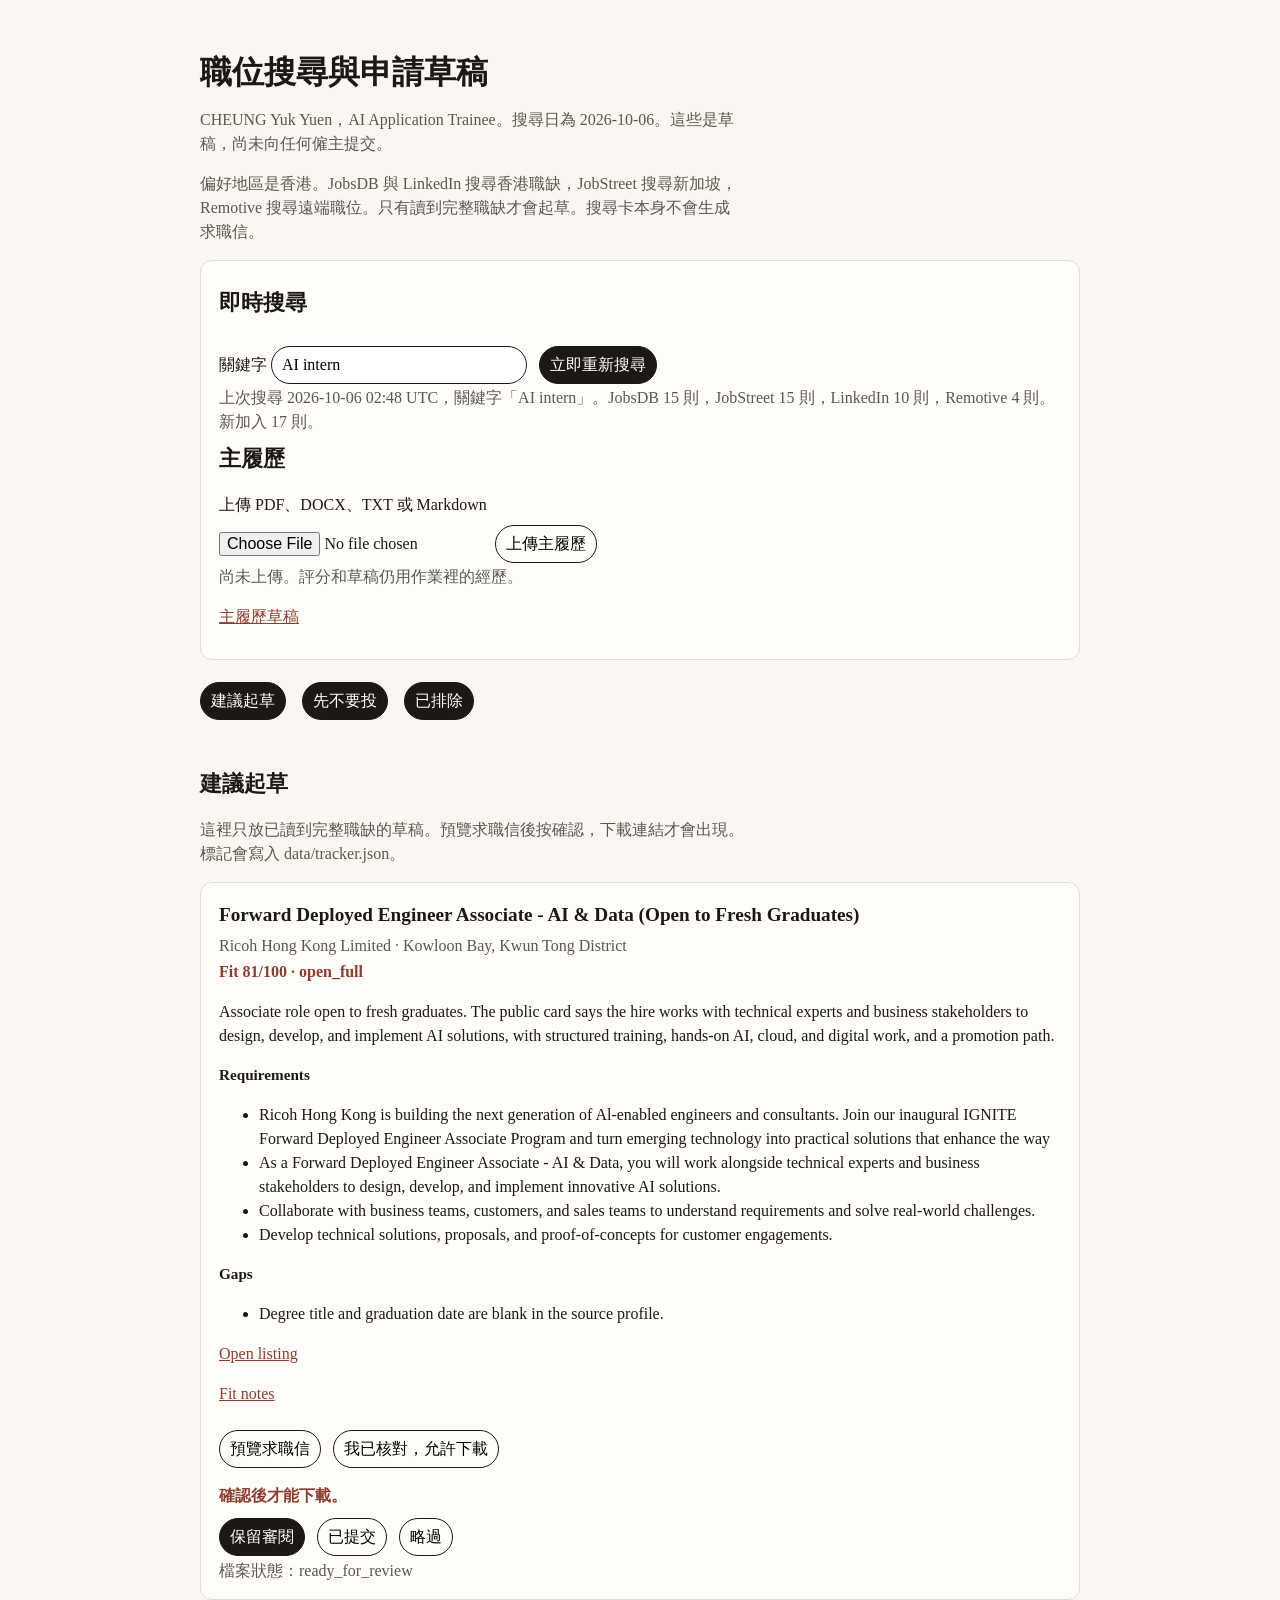
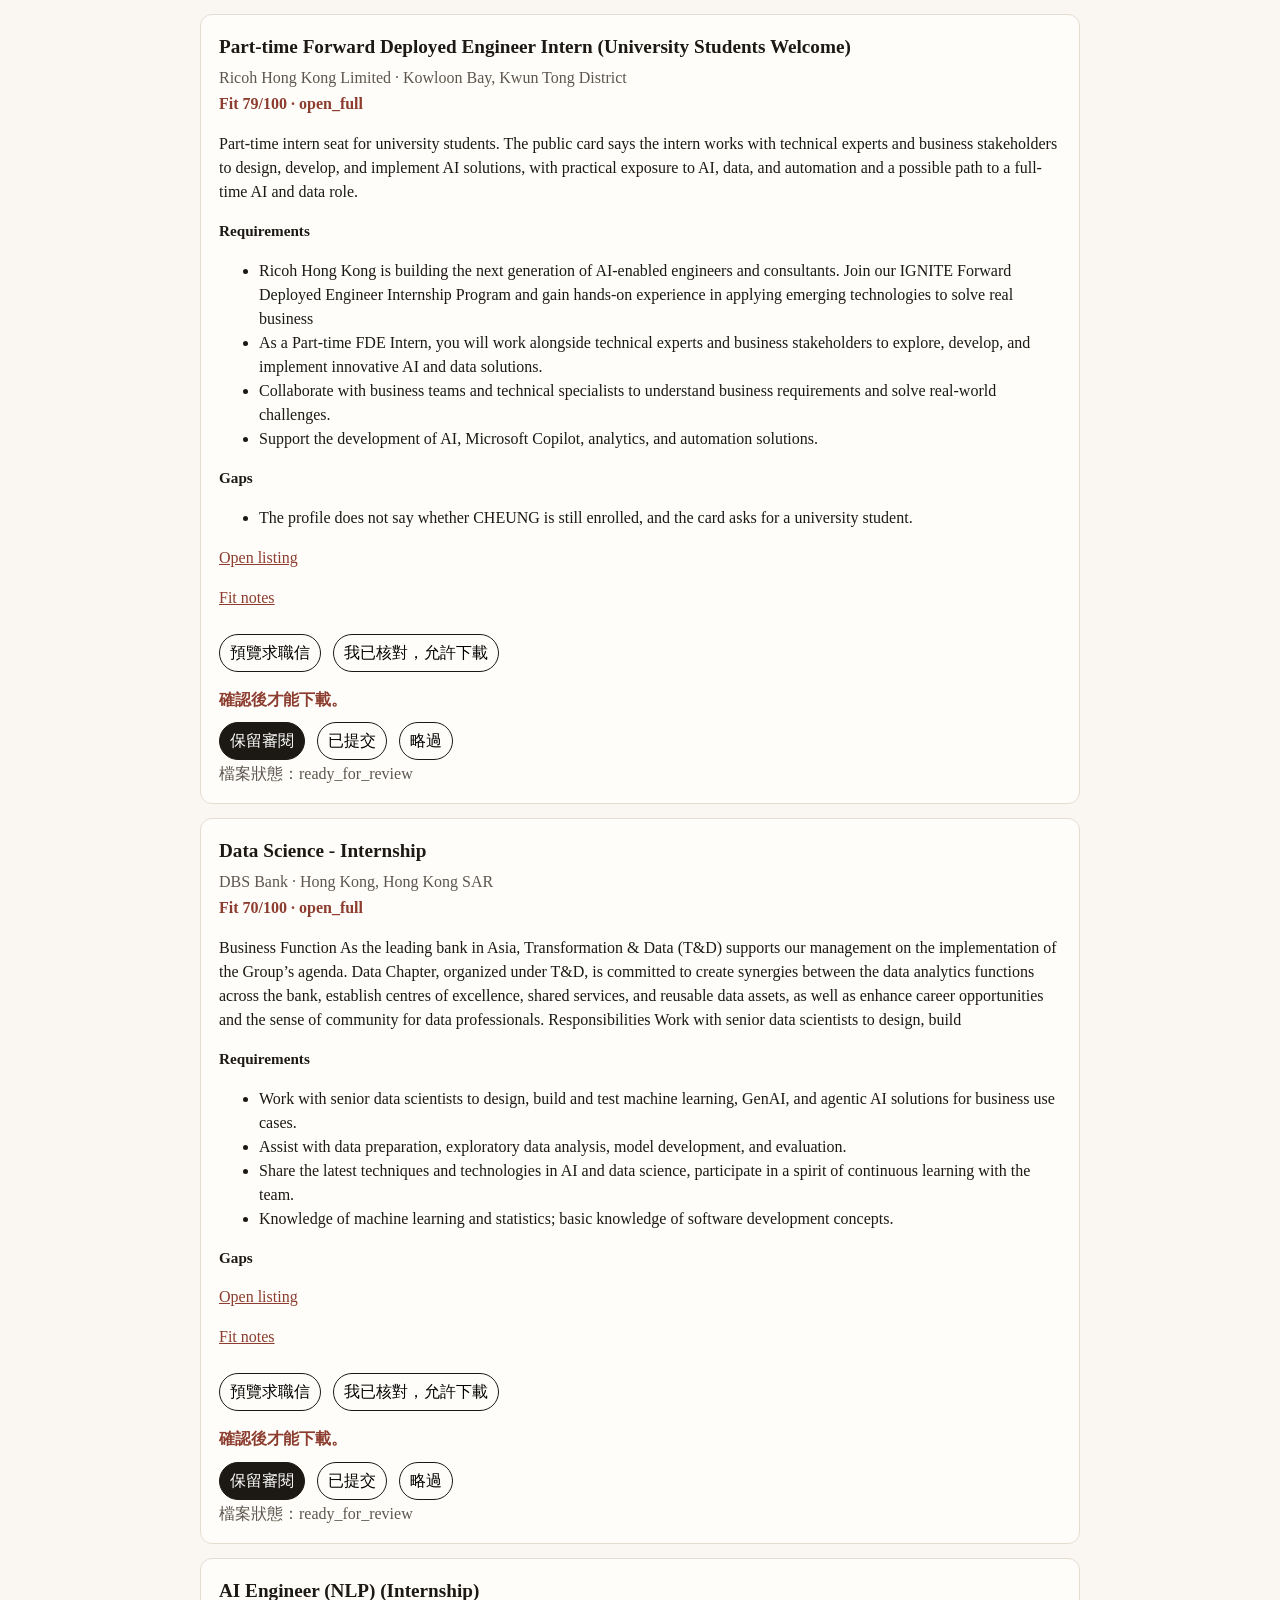
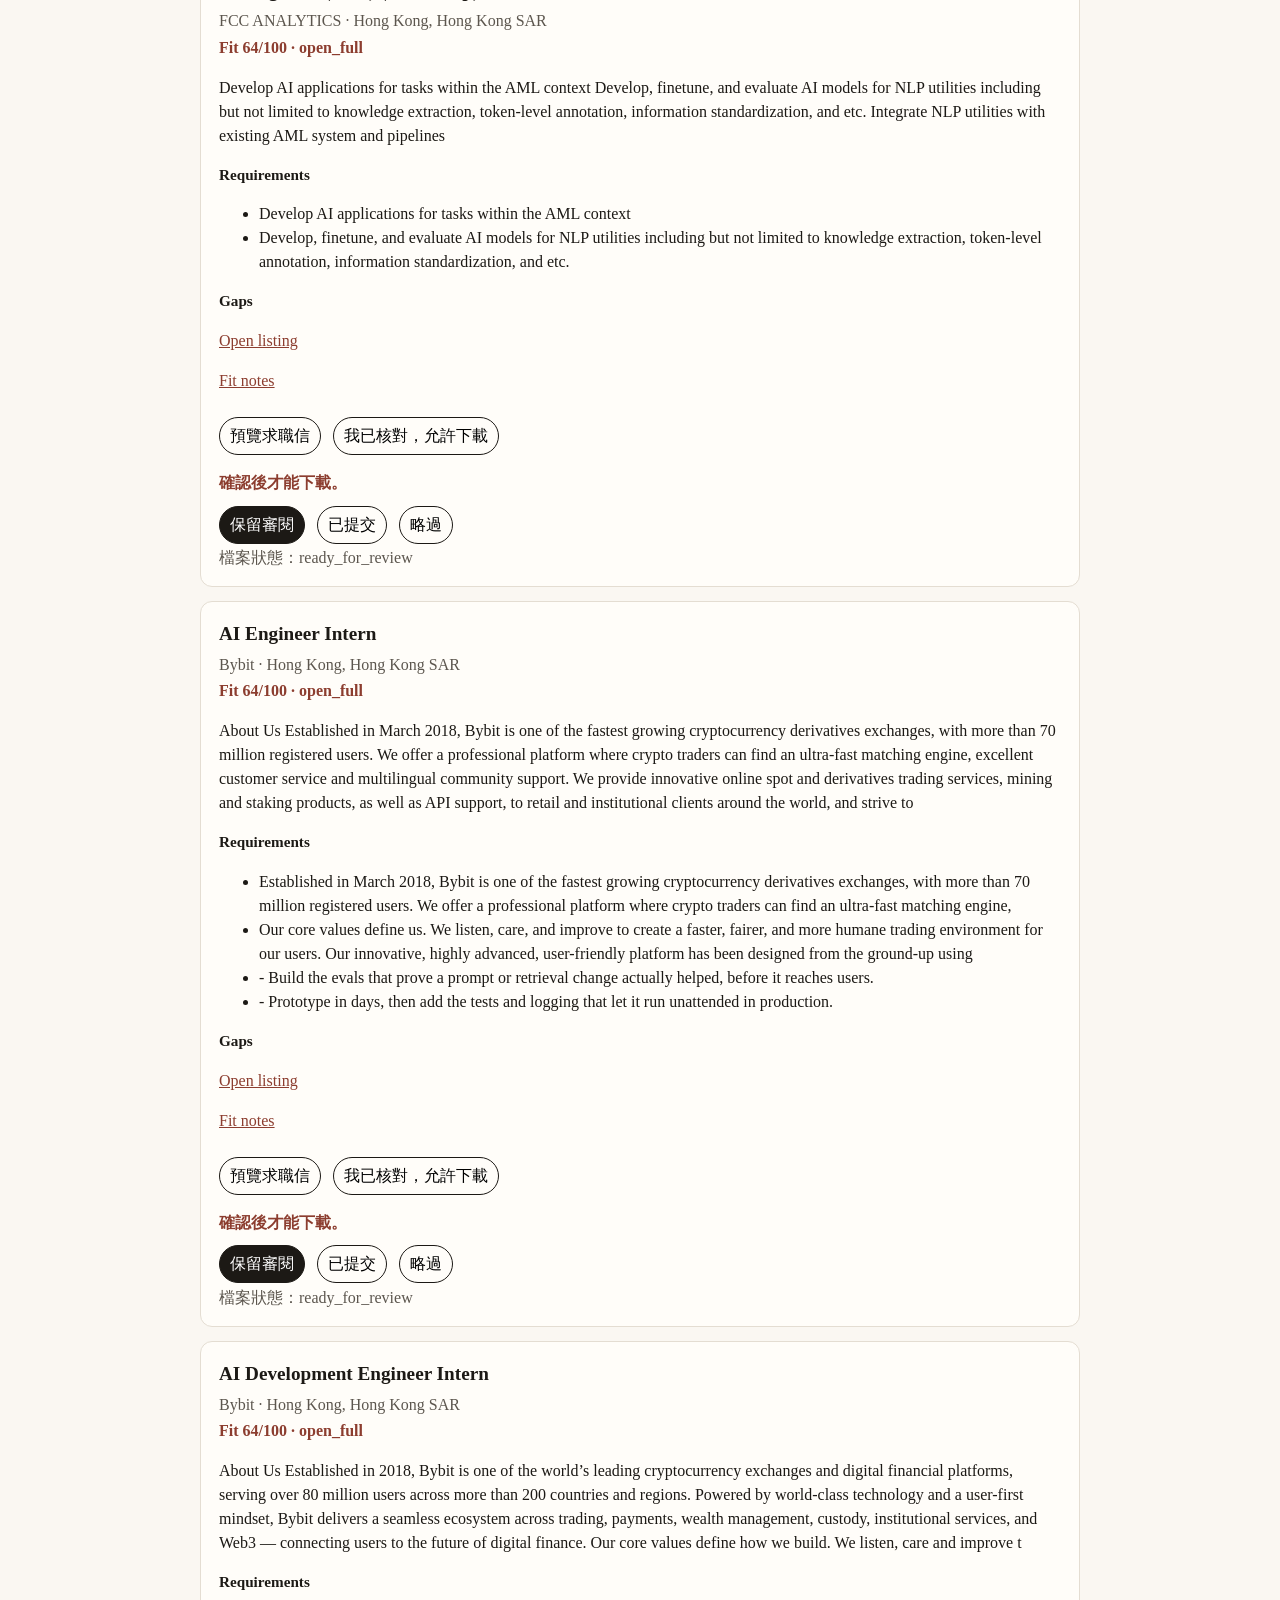
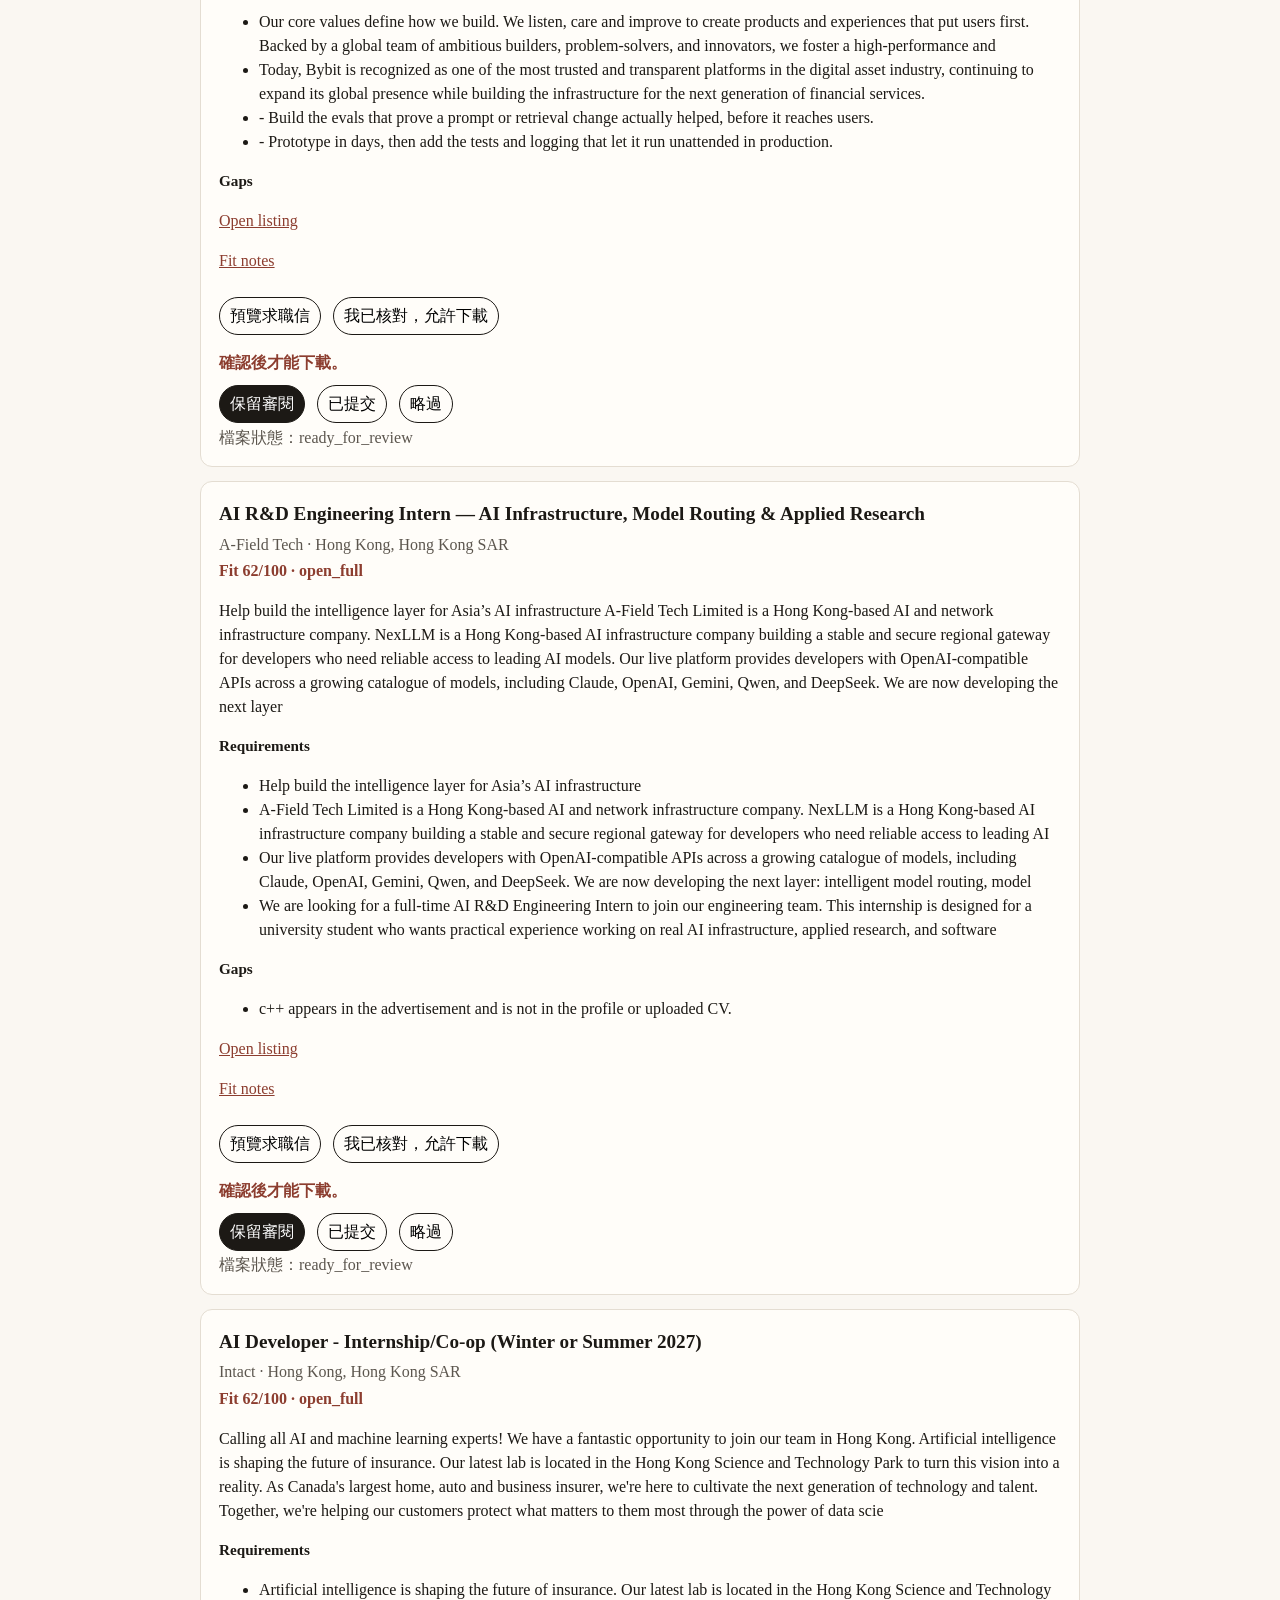
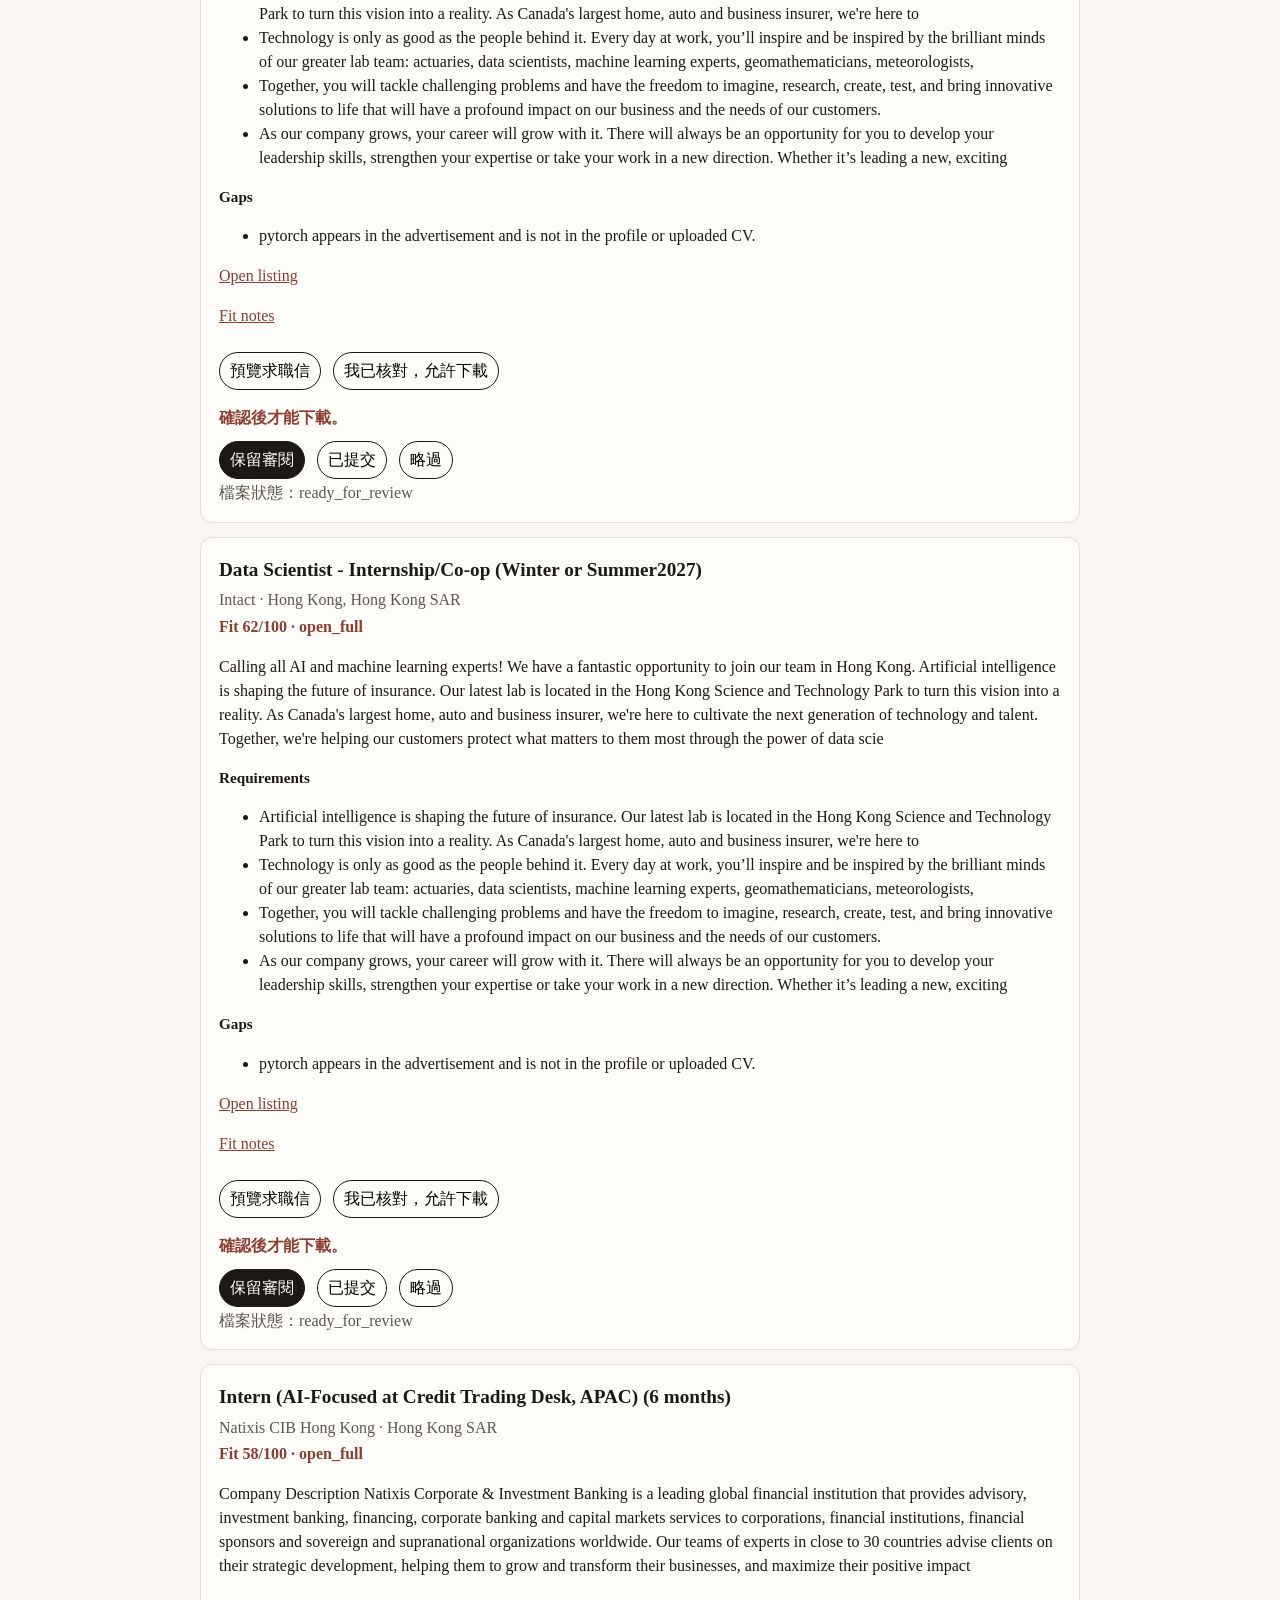
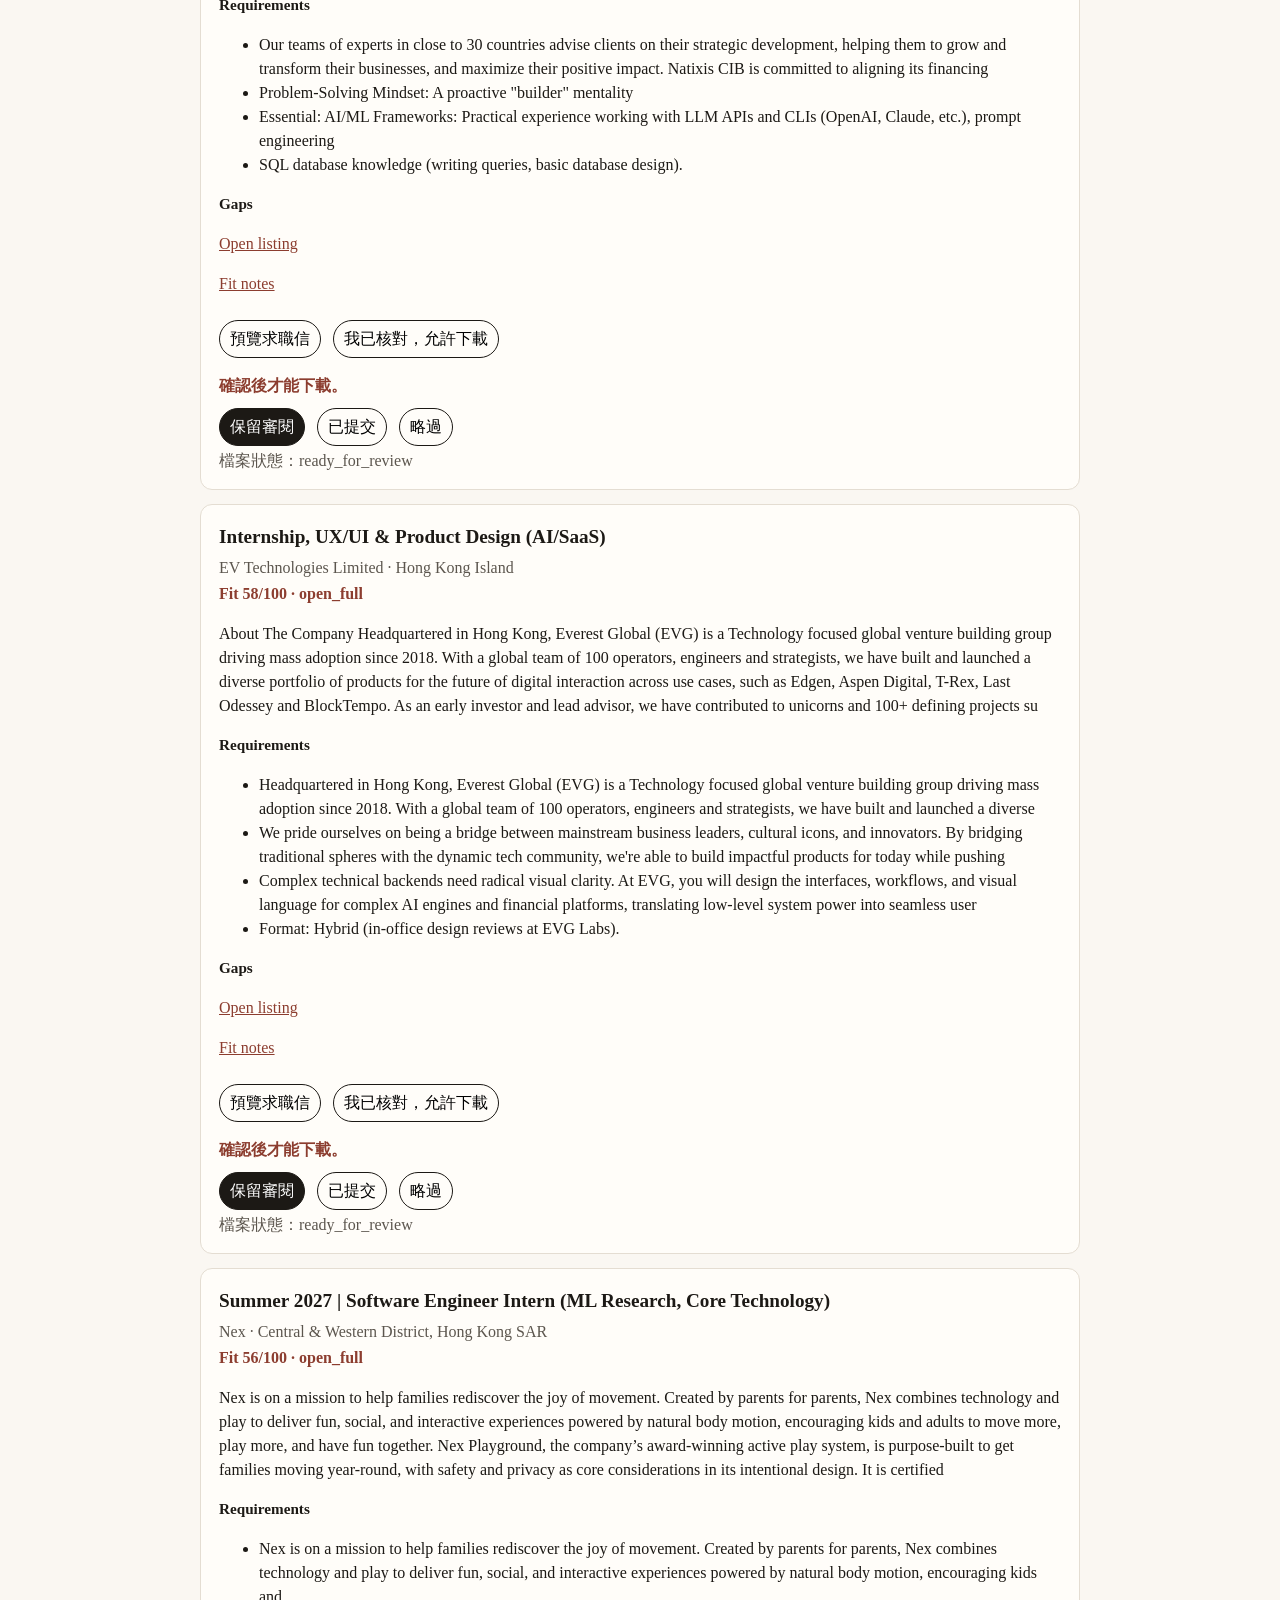
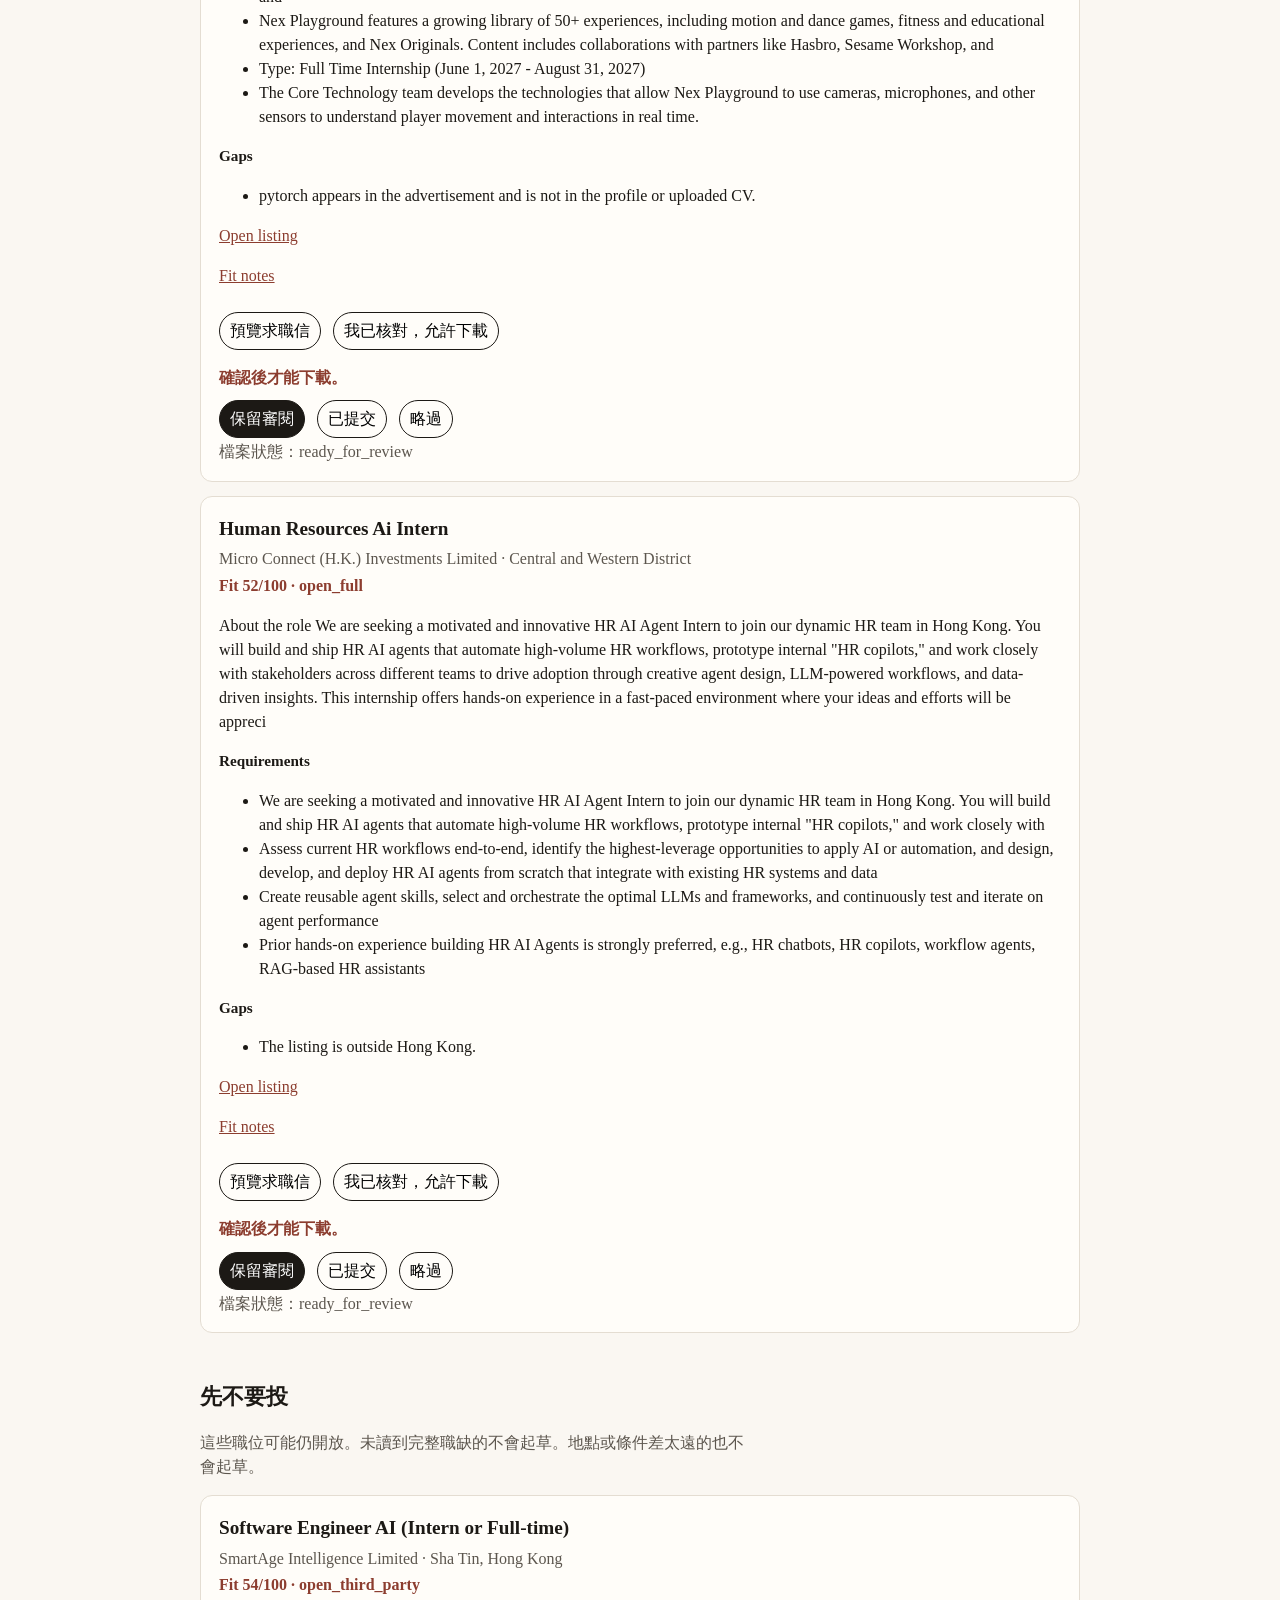
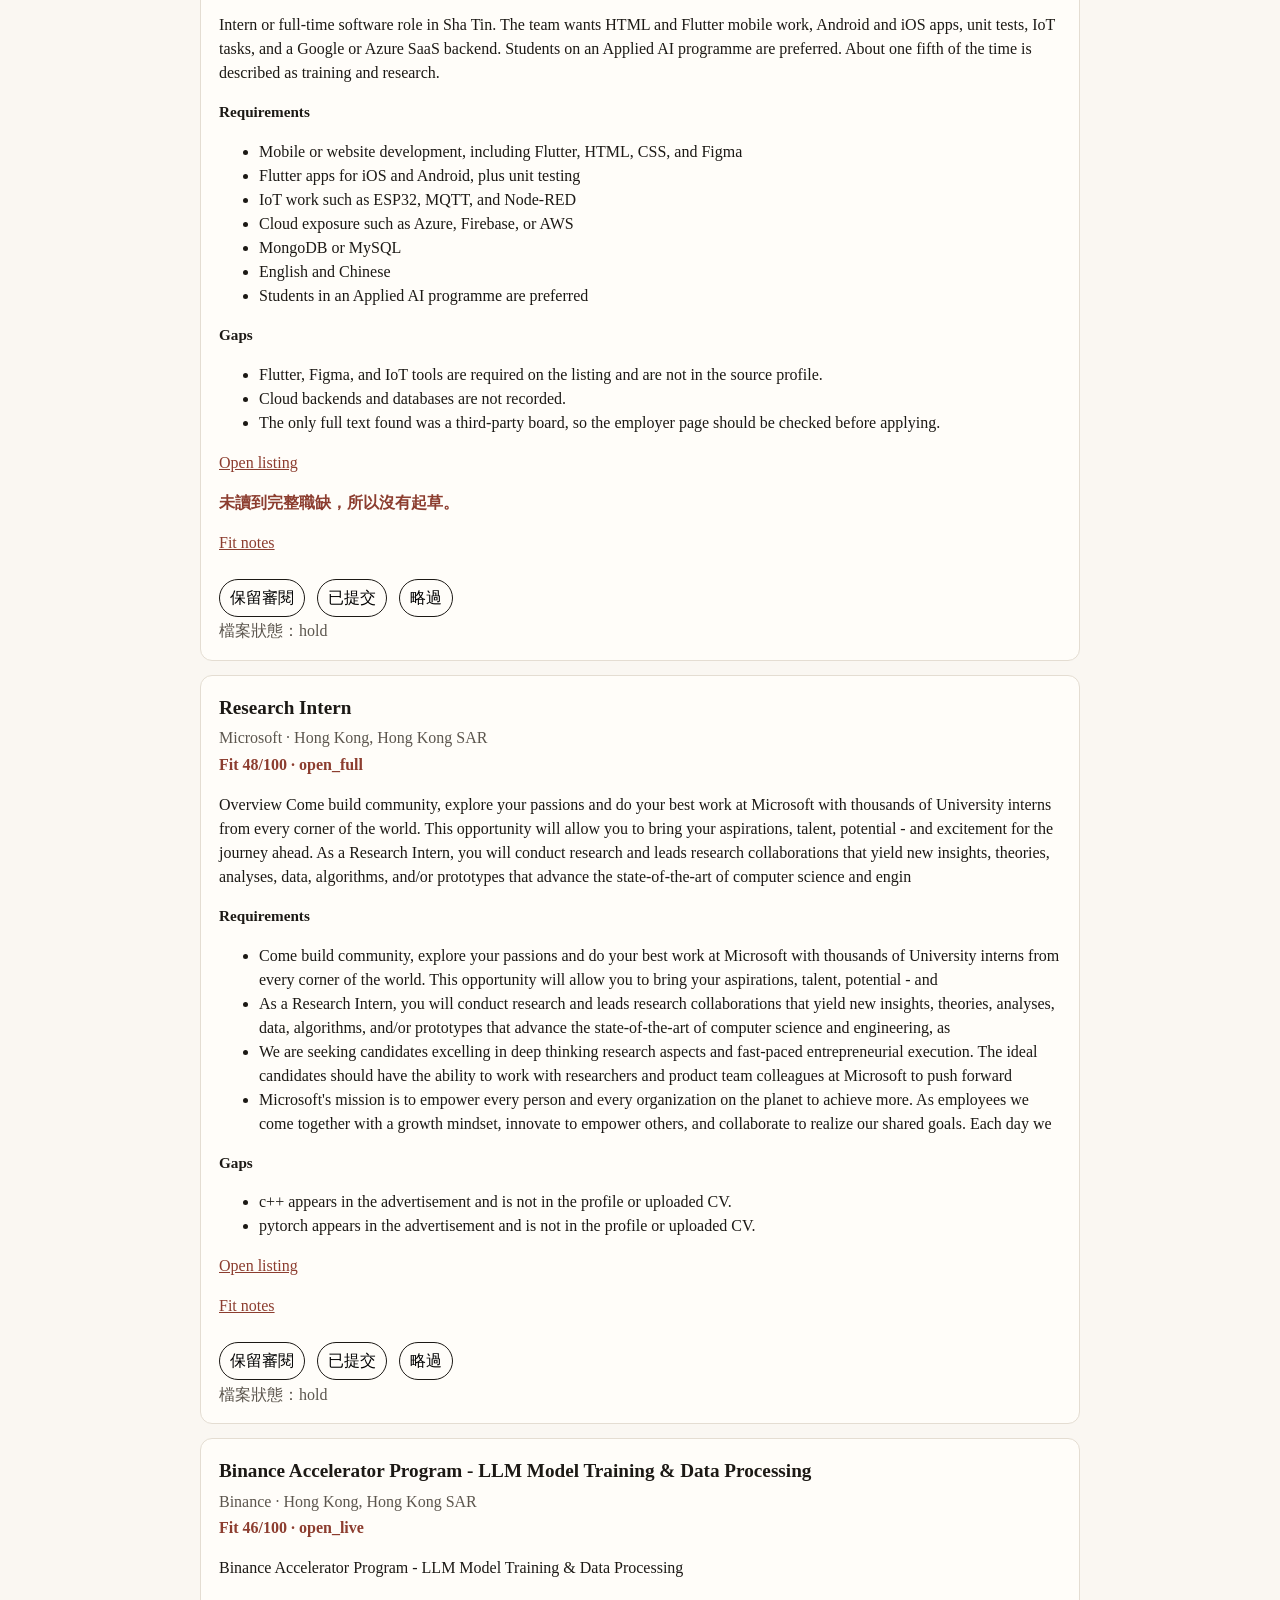
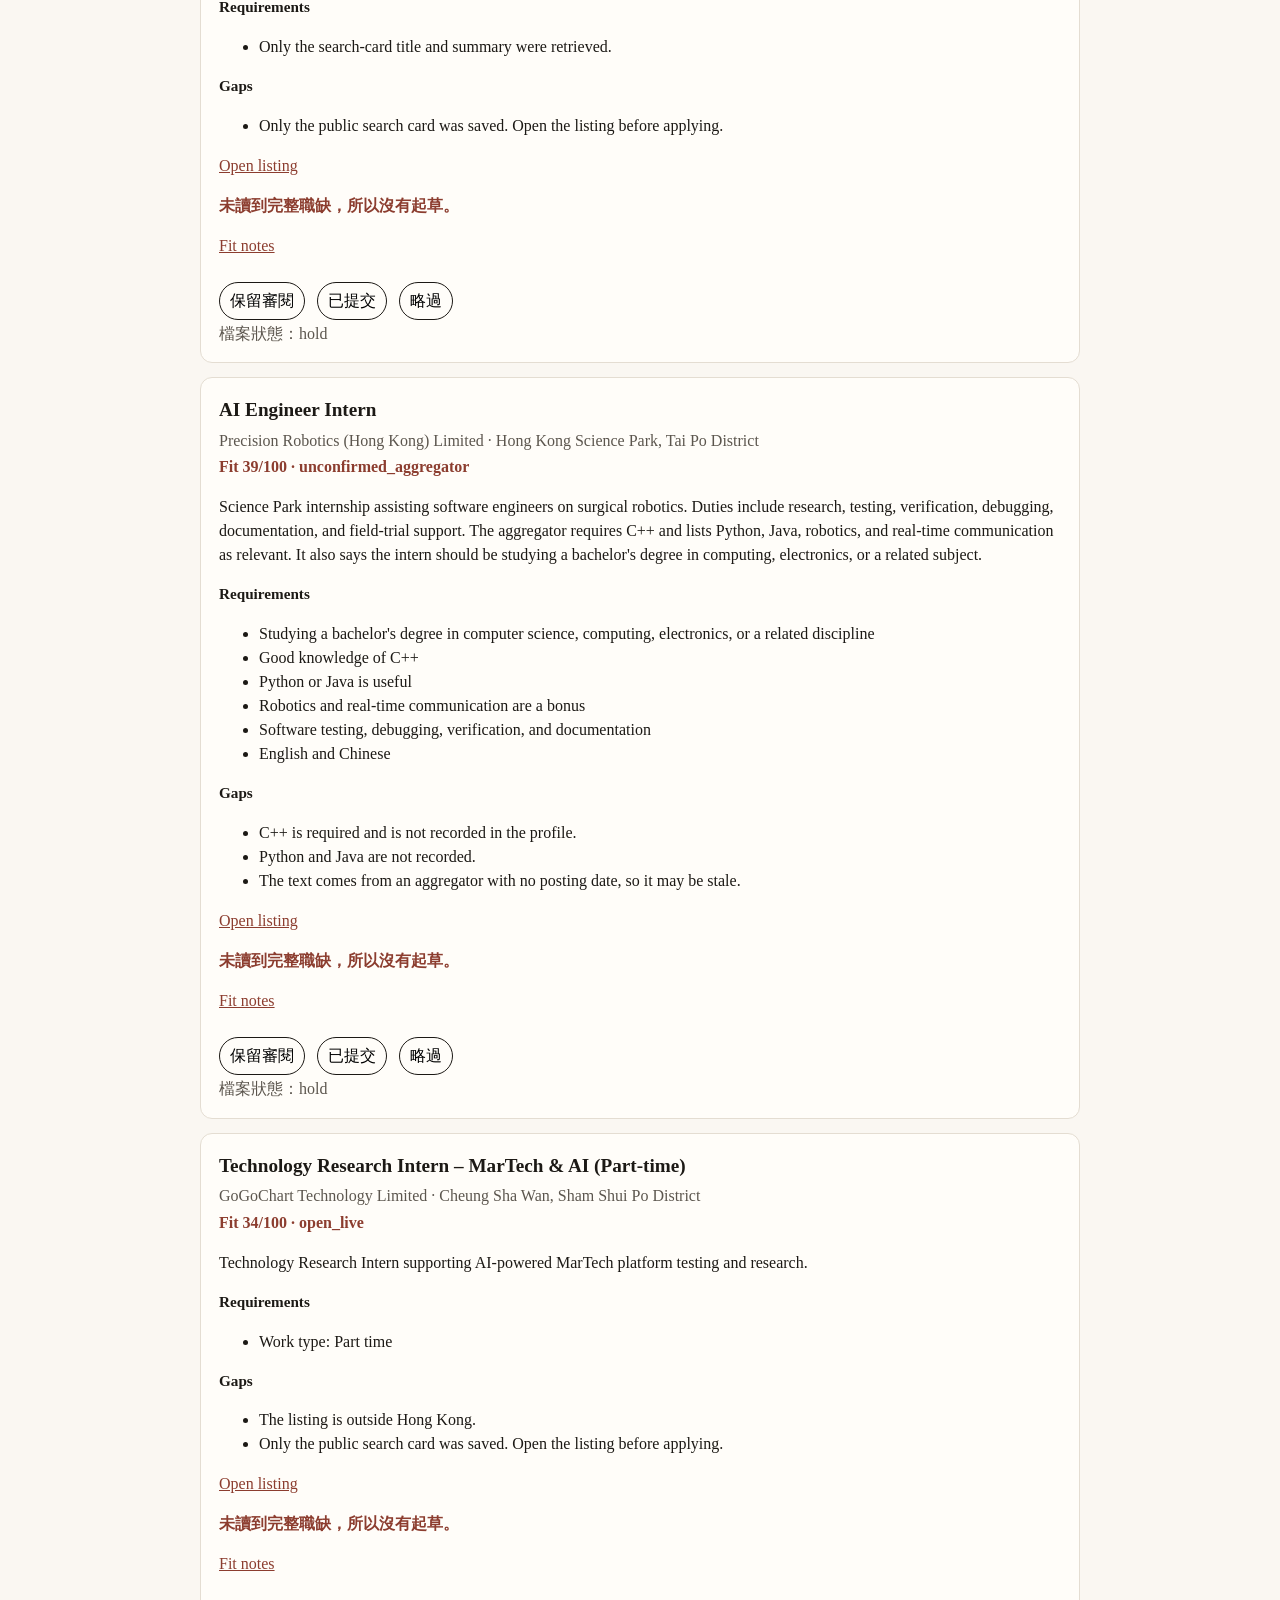
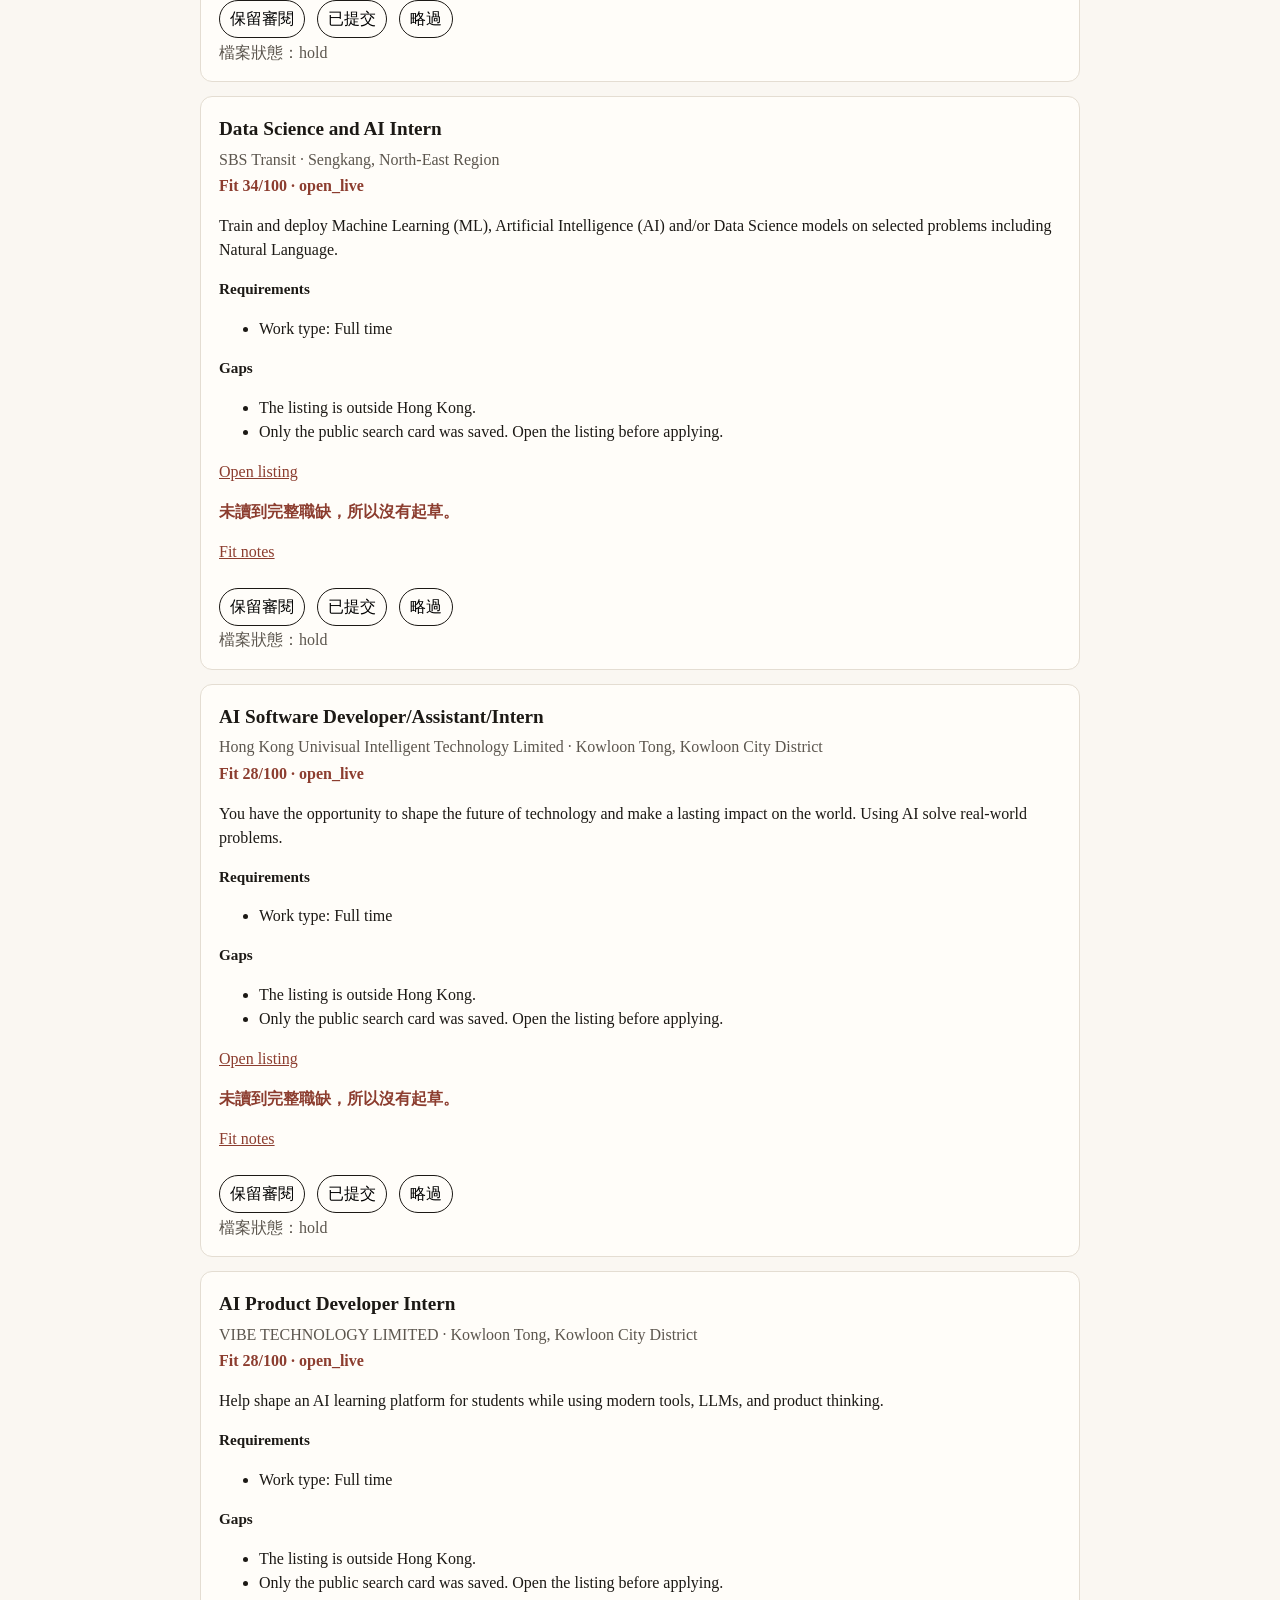
<file: web/index.html>
<!DOCTYPE html>
<html lang="zh-Hant">
<head>
  <meta charset="utf-8">
  <meta name="viewport" content="width=device-width, initial-scale=1">
  <title>職位搜尋與申請草稿</title>
  <style>
    :root {
      color-scheme: light;
      --ink: #1c1915;
      --muted: #5c564e;
      --line: #e4ddd2;
      --paper: #faf7f2;
      --card: #fffdf9;
      --accent: #8c3d2f;
    }
    * { box-sizing: border-box; }
    body {
      margin: 0;
      font-family: "Iowan Old Style", Palatino, "Palatino Linotype", "Songti TC", serif;
      color: var(--ink);
      background: var(--paper);
      line-height: 1.5;
    }
    main { max-width: 920px; margin: 0 auto; padding: 32px 20px 80px; }
    h1 { font-size: 2rem; line-height: 1.2; margin-bottom: 0.2em; }
    h2 { margin-top: 2.2em; font-size: 1.35rem; }
    h3 { margin: 0 0 0.2em; font-size: 1.2rem; }
    h4 { margin: 0.8em 0 0.2em; font-size: 0.95rem; }
    p, li { font-size: 1rem; }
    .lead { color: var(--muted); max-width: 68ch; }
    .card {
      background: var(--card);
      border: 1px solid var(--line);
      border-radius: 12px;
      padding: 18px 18px 14px;
      margin: 14px 0;
    }
    .meta, .score, .state { color: var(--muted); margin: 0.15em 0; }
    .score { color: var(--accent); font-weight: 650; }
    a { color: var(--accent); }
    button, input[type="text"] {
      font: inherit;
      margin: 8px 8px 0 0;
      padding: 6px 10px;
      border-radius: 999px;
      border: 1px solid var(--ink);
      background: transparent;
      cursor: pointer;
    }
    input[type="text"] { cursor: text; min-width: 16rem; background: white; }
    input[type="file"] { font: inherit; margin-top: 8px; }
    button[aria-pressed="true"], button.primary { background: var(--ink); color: white; }
    button:disabled { opacity: 0.55; cursor: wait; }
    .filters { display: flex; gap: 8px; flex-wrap: wrap; margin: 12px 0 4px; }
    .panel {
      background: var(--card);
      border: 1px solid var(--line);
      border-radius: 12px;
      padding: 18px 18px 14px;
      margin: 14px 0;
    }
    .panel h2 { margin-top: 0.4em; }
    pre.letter-preview {
      white-space: pre-wrap;
      max-height: 240px;
      overflow: auto;
      background: white;
      border: 1px solid var(--line);
      padding: 10px;
      font-size: 0.92rem;
    }
    [hidden] { display: none !important; }
  </style>
</head>
<body>
  <main>
    <h1>職位搜尋與申請草稿</h1>
    <p class="lead">CHEUNG Yuk Yuen，AI Application Trainee。搜尋日為 2026-10-06。這些是草稿，尚未向任何僱主提交。</p>
    <p class="lead">偏好地區是香港。JobsDB 與 LinkedIn 搜尋香港職缺，JobStreet 搜尋新加坡，Remotive 搜尋遠端職位。只有讀到完整職缺才會起草。搜尋卡本身不會生成求職信。</p>
    <section class="panel">
      <h2>即時搜尋</h2>
      <label for="keywords">關鍵字</label>
      <input id="keywords" type="text" value="AI intern">
      <button id="refetch" class="primary" type="button">立即重新搜尋</button>
      <p id="search-status" class="state">上次搜尋 2026-10-06 02:48 UTC，關鍵字「AI intern」。JobsDB 15 則，JobStreet 15 則，LinkedIn 10 則，Remotive 4 則。新加入 17 則。</p>
      <h2>主履歷</h2>
      <form id="cv-form">
        <label for="cv-file">上傳 PDF、DOCX、TXT 或 Markdown</label><br>
        <input id="cv-file" name="cv" type="file" accept=".pdf,.docx,.txt,.md,.markdown" required>
        <button type="submit">上傳主履歷</button>
      </form>
      <p id="cv-status" class="state">尚未上傳。評分和草稿仍用作業裡的經歷。</p>
      <p><a href="../applications/master/cv.md">主履歷草稿</a></p>
    </section>
    <div class="filters">
      <button type="button" data-filter="draft" aria-pressed="true">建議起草</button>
      <button type="button" data-filter="hold" aria-pressed="true">先不要投</button>
      <button type="button" data-filter="excluded" aria-pressed="true">已排除</button>
    </div>
    <h2>建議起草</h2>
    <p class="lead">這裡只放已讀到完整職缺的草稿。預覽求職信後按確認，下載連結才會出現。標記會寫入 data/tracker.json。</p>
    <section id="drafts">
    <article class="card" data-id="ricoh-fde-associate" data-kind="draft" data-status="ready_for_review" data-confirmed="false">
      <header>
        <h3>Forward Deployed Engineer Associate - AI &amp; Data (Open to Fresh Graduates)</h3>
        <p class="meta">Ricoh Hong Kong Limited · Kowloon Bay, Kwun Tong District</p>
        <p class="score">Fit 81/100 · open_full</p>
      </header>
      <p>Associate role open to fresh graduates. The public card says the hire works with technical experts and business stakeholders to design, develop, and implement AI solutions, with structured training, hands-on AI, cloud, and digital work, and a promotion path.</p>
      <h4>Requirements</h4>
      <ul><li>Ricoh Hong Kong is building the next generation of Al-enabled engineers and consultants. Join our inaugural IGNITE Forward Deployed Engineer Associate Program and turn emerging technology into practical solutions that enhance the way</li><li>As a Forward Deployed Engineer Associate - AI &amp; Data, you will work alongside technical experts and business stakeholders to design, develop, and implement innovative AI solutions.</li><li>Collaborate with business teams, customers, and sales teams to understand requirements and solve real-world challenges.</li><li>Develop technical solutions, proposals, and proof-of-concepts for customer engagements.</li></ul>
      <h4>Gaps</h4>
      <ul><li>Degree title and graduation date are blank in the source profile.</li></ul>
      <p><a href="https://hk.jobsdb.com/job/94705146">Open listing</a></p>
      
      <p class="links"><a href="../applications/ricoh-fde-associate/fit-notes.md">Fit notes</a></p><p><button type="button" data-preview>預覽求職信</button> <button type="button" data-confirm>我已核對，允許下載</button></p><pre class="letter-preview" hidden></pre><p class="score">確認後才能下載。</p><p class="links downloads" hidden><a href="../applications/ricoh-fde-associate/cv.md">下載履歷</a> · <a href="../applications/ricoh-fde-associate/cover-letter.md">下載求職信</a></p>
      <div class="actions">
        <button type="button" data-mark="ready_for_review">保留審閱</button>
        <button type="button" data-mark="applied">已提交</button>
        <button type="button" data-mark="skipped">略過</button>
      </div>
      <p class="state" data-state>檔案狀態：ready_for_review</p>
    </article>
    

    <article class="card" data-id="ricoh-fde-intern" data-kind="draft" data-status="ready_for_review" data-confirmed="false">
      <header>
        <h3>Part-time Forward Deployed Engineer Intern (University Students Welcome)</h3>
        <p class="meta">Ricoh Hong Kong Limited · Kowloon Bay, Kwun Tong District</p>
        <p class="score">Fit 79/100 · open_full</p>
      </header>
      <p>Part-time intern seat for university students. The public card says the intern works with technical experts and business stakeholders to design, develop, and implement AI solutions, with practical exposure to AI, data, and automation and a possible path to a full-time AI and data role.</p>
      <h4>Requirements</h4>
      <ul><li>Ricoh Hong Kong is building the next generation of AI-enabled engineers and consultants. Join our IGNITE Forward Deployed Engineer Internship Program and gain hands-on experience in applying emerging technologies to solve real business</li><li>As a Part-time FDE Intern, you will work alongside technical experts and business stakeholders to explore, develop, and implement innovative AI and data solutions.</li><li>Collaborate with business teams and technical specialists to understand business requirements and solve real-world challenges.</li><li>Support the development of AI, Microsoft Copilot, analytics, and automation solutions.</li></ul>
      <h4>Gaps</h4>
      <ul><li>The profile does not say whether CHEUNG is still enrolled, and the card asks for a university student.</li></ul>
      <p><a href="https://hk.jobsdb.com/job/94927343">Open listing</a></p>
      
      <p class="links"><a href="../applications/ricoh-fde-intern/fit-notes.md">Fit notes</a></p><p><button type="button" data-preview>預覽求職信</button> <button type="button" data-confirm>我已核對，允許下載</button></p><pre class="letter-preview" hidden></pre><p class="score">確認後才能下載。</p><p class="links downloads" hidden><a href="../applications/ricoh-fde-intern/cv.md">下載履歷</a> · <a href="../applications/ricoh-fde-intern/cover-letter.md">下載求職信</a></p>
      <div class="actions">
        <button type="button" data-mark="ready_for_review">保留審閱</button>
        <button type="button" data-mark="applied">已提交</button>
        <button type="button" data-mark="skipped">略過</button>
      </div>
      <p class="state" data-state>檔案狀態：ready_for_review</p>
    </article>
    

    <article class="card" data-id="live-linkedin-4456165750" data-kind="draft" data-status="ready_for_review" data-confirmed="false">
      <header>
        <h3>Data Science - Internship</h3>
        <p class="meta">DBS Bank · Hong Kong, Hong Kong SAR</p>
        <p class="score">Fit 70/100 · open_full</p>
      </header>
      <p>Business Function
As the leading bank in Asia, Transformation &amp; Data (T&amp;D) supports our management on the implementation of the Group’s agenda. Data Chapter, organized under T&amp;D, is committed to create synergies between the data analytics functions across the bank, establish centres of excellence, shared services, and reusable data assets, as well as enhance career opportunities and the sense of community for data professionals.
Responsibilities
Work with senior data scientists to design, build </p>
      <h4>Requirements</h4>
      <ul><li>Work with senior data scientists to design, build and test machine learning, GenAI, and agentic AI solutions for business use cases.</li><li>Assist with data preparation, exploratory data analysis, model development, and evaluation.</li><li>Share the latest techniques and technologies in AI and data science, participate in a spirit of continuous learning with the team.</li><li>Knowledge of machine learning and statistics; basic knowledge of software development concepts.</li></ul>
      <h4>Gaps</h4>
      <ul></ul>
      <p><a href="https://hk.linkedin.com/jobs/view/data-science-internship-at-dbs-bank-4456165750">Open listing</a></p>
      
      <p class="links"><a href="../applications/live-linkedin-4456165750/fit-notes.md">Fit notes</a></p><p><button type="button" data-preview>預覽求職信</button> <button type="button" data-confirm>我已核對，允許下載</button></p><pre class="letter-preview" hidden></pre><p class="score">確認後才能下載。</p><p class="links downloads" hidden><a href="../applications/live-linkedin-4456165750/cv.md">下載履歷</a> · <a href="../applications/live-linkedin-4456165750/cover-letter.md">下載求職信</a></p>
      <div class="actions">
        <button type="button" data-mark="ready_for_review">保留審閱</button>
        <button type="button" data-mark="applied">已提交</button>
        <button type="button" data-mark="skipped">略過</button>
      </div>
      <p class="state" data-state>檔案狀態：ready_for_review</p>
    </article>
    

    <article class="card" data-id="live-linkedin-4330148175" data-kind="draft" data-status="ready_for_review" data-confirmed="false">
      <header>
        <h3>AI Engineer (NLP) (Internship)</h3>
        <p class="meta">FCC ANALYTICS · Hong Kong, Hong Kong SAR</p>
        <p class="score">Fit 64/100 · open_full</p>
      </header>
      <p>Develop AI applications for tasks within the AML context
Develop, finetune, and evaluate AI models for NLP utilities including but not limited to knowledge extraction, token-level annotation, information standardization, and etc.
Integrate NLP utilities with existing AML system and pipelines</p>
      <h4>Requirements</h4>
      <ul><li>Develop AI applications for tasks within the AML context</li><li>Develop, finetune, and evaluate AI models for NLP utilities including but not limited to knowledge extraction, token-level annotation, information standardization, and etc.</li></ul>
      <h4>Gaps</h4>
      <ul></ul>
      <p><a href="https://hk.linkedin.com/jobs/view/ai-engineer-nlp-internship-at-fcc-analytics-4330148175">Open listing</a></p>
      
      <p class="links"><a href="../applications/live-linkedin-4330148175/fit-notes.md">Fit notes</a></p><p><button type="button" data-preview>預覽求職信</button> <button type="button" data-confirm>我已核對，允許下載</button></p><pre class="letter-preview" hidden></pre><p class="score">確認後才能下載。</p><p class="links downloads" hidden><a href="../applications/live-linkedin-4330148175/cv.md">下載履歷</a> · <a href="../applications/live-linkedin-4330148175/cover-letter.md">下載求職信</a></p>
      <div class="actions">
        <button type="button" data-mark="ready_for_review">保留審閱</button>
        <button type="button" data-mark="applied">已提交</button>
        <button type="button" data-mark="skipped">略過</button>
      </div>
      <p class="state" data-state>檔案狀態：ready_for_review</p>
    </article>
    

    <article class="card" data-id="live-linkedin-4464874851" data-kind="draft" data-status="ready_for_review" data-confirmed="false">
      <header>
        <h3>AI Engineer Intern</h3>
        <p class="meta">Bybit · Hong Kong, Hong Kong SAR</p>
        <p class="score">Fit 64/100 · open_full</p>
      </header>
      <p>About Us
Established in March 2018, Bybit is one of the fastest growing cryptocurrency derivatives exchanges, with more than 70 million registered users. We offer a professional platform where crypto traders can find an ultra-fast matching engine, excellent customer service and multilingual community support. We provide innovative online spot and derivatives trading services, mining and staking products, as well as API support, to retail and institutional clients around the world, and strive to </p>
      <h4>Requirements</h4>
      <ul><li>Established in March 2018, Bybit is one of the fastest growing cryptocurrency derivatives exchanges, with more than 70 million registered users. We offer a professional platform where crypto traders can find an ultra-fast matching engine,</li><li>Our core values define us. We listen, care, and improve to create a faster, fairer, and more humane trading environment for our users. Our innovative, highly advanced, user-friendly platform has been designed from the ground-up using</li><li>- Build the evals that prove a prompt or retrieval change actually helped, before it reaches users.</li><li>- Prototype in days, then add the tests and logging that let it run unattended in production.</li></ul>
      <h4>Gaps</h4>
      <ul></ul>
      <p><a href="https://hk.linkedin.com/jobs/view/ai-engineer-intern-at-bybit-4464874851">Open listing</a></p>
      
      <p class="links"><a href="../applications/live-linkedin-4464874851/fit-notes.md">Fit notes</a></p><p><button type="button" data-preview>預覽求職信</button> <button type="button" data-confirm>我已核對，允許下載</button></p><pre class="letter-preview" hidden></pre><p class="score">確認後才能下載。</p><p class="links downloads" hidden><a href="../applications/live-linkedin-4464874851/cv.md">下載履歷</a> · <a href="../applications/live-linkedin-4464874851/cover-letter.md">下載求職信</a></p>
      <div class="actions">
        <button type="button" data-mark="ready_for_review">保留審閱</button>
        <button type="button" data-mark="applied">已提交</button>
        <button type="button" data-mark="skipped">略過</button>
      </div>
      <p class="state" data-state>檔案狀態：ready_for_review</p>
    </article>
    

    <article class="card" data-id="live-linkedin-4466503023" data-kind="draft" data-status="ready_for_review" data-confirmed="false">
      <header>
        <h3>AI Development Engineer Intern</h3>
        <p class="meta">Bybit · Hong Kong, Hong Kong SAR</p>
        <p class="score">Fit 64/100 · open_full</p>
      </header>
      <p>About Us
Established in 2018, Bybit is one of the world’s leading cryptocurrency exchanges and digital financial platforms, serving over 80 million users across more than 200 countries and regions. Powered by world-class technology and a user-first mindset, Bybit delivers a seamless ecosystem across trading, payments, wealth management, custody, institutional services, and Web3 — connecting users to the future of digital finance.
Our core values define how we build. We listen, care and improve t</p>
      <h4>Requirements</h4>
      <ul><li>Our core values define how we build. We listen, care and improve to create products and experiences that put users first. Backed by a global team of ambitious builders, problem-solvers, and innovators, we foster a high-performance and</li><li>Today, Bybit is recognized as one of the most trusted and transparent platforms in the digital asset industry, continuing to expand its global presence while building the infrastructure for the next generation of financial services.</li><li>- Build the evals that prove a prompt or retrieval change actually helped, before it reaches users.</li><li>- Prototype in days, then add the tests and logging that let it run unattended in production.</li></ul>
      <h4>Gaps</h4>
      <ul></ul>
      <p><a href="https://hk.linkedin.com/jobs/view/ai-development-engineer-intern-at-bybit-4466503023">Open listing</a></p>
      
      <p class="links"><a href="../applications/live-linkedin-4466503023/fit-notes.md">Fit notes</a></p><p><button type="button" data-preview>預覽求職信</button> <button type="button" data-confirm>我已核對，允許下載</button></p><pre class="letter-preview" hidden></pre><p class="score">確認後才能下載。</p><p class="links downloads" hidden><a href="../applications/live-linkedin-4466503023/cv.md">下載履歷</a> · <a href="../applications/live-linkedin-4466503023/cover-letter.md">下載求職信</a></p>
      <div class="actions">
        <button type="button" data-mark="ready_for_review">保留審閱</button>
        <button type="button" data-mark="applied">已提交</button>
        <button type="button" data-mark="skipped">略過</button>
      </div>
      <p class="state" data-state>檔案狀態：ready_for_review</p>
    </article>
    

    <article class="card" data-id="live-linkedin-4467966959" data-kind="draft" data-status="ready_for_review" data-confirmed="false">
      <header>
        <h3>AI R&amp;D Engineering Intern — AI Infrastructure, Model Routing &amp; Applied Research</h3>
        <p class="meta">A-Field Tech · Hong Kong, Hong Kong SAR</p>
        <p class="score">Fit 62/100 · open_full</p>
      </header>
      <p>Help build the intelligence layer for Asia’s AI infrastructure
A-Field Tech Limited is a Hong Kong-based AI and network infrastructure company. NexLLM is a Hong Kong-based AI infrastructure company building a stable and secure regional gateway for developers who need reliable access to leading AI models.
Our live platform provides developers with OpenAI-compatible APIs across a growing catalogue of models, including Claude, OpenAI, Gemini, Qwen, and DeepSeek. We are now developing the next layer</p>
      <h4>Requirements</h4>
      <ul><li>Help build the intelligence layer for Asia’s AI infrastructure</li><li>A-Field Tech Limited is a Hong Kong-based AI and network infrastructure company. NexLLM is a Hong Kong-based AI infrastructure company building a stable and secure regional gateway for developers who need reliable access to leading AI</li><li>Our live platform provides developers with OpenAI-compatible APIs across a growing catalogue of models, including Claude, OpenAI, Gemini, Qwen, and DeepSeek. We are now developing the next layer: intelligent model routing, model</li><li>We are looking for a full-time AI R&amp;D Engineering Intern to join our engineering team. This internship is designed for a university student who wants practical experience working on real AI infrastructure, applied research, and software</li></ul>
      <h4>Gaps</h4>
      <ul><li>c++ appears in the advertisement and is not in the profile or uploaded CV.</li></ul>
      <p><a href="https://hk.linkedin.com/jobs/view/ai-r-d-engineering-intern-%E2%80%94-ai-infrastructure-model-routing-applied-research-at-a-field-tech-4467966959">Open listing</a></p>
      
      <p class="links"><a href="../applications/live-linkedin-4467966959/fit-notes.md">Fit notes</a></p><p><button type="button" data-preview>預覽求職信</button> <button type="button" data-confirm>我已核對，允許下載</button></p><pre class="letter-preview" hidden></pre><p class="score">確認後才能下載。</p><p class="links downloads" hidden><a href="../applications/live-linkedin-4467966959/cv.md">下載履歷</a> · <a href="../applications/live-linkedin-4467966959/cover-letter.md">下載求職信</a></p>
      <div class="actions">
        <button type="button" data-mark="ready_for_review">保留審閱</button>
        <button type="button" data-mark="applied">已提交</button>
        <button type="button" data-mark="skipped">略過</button>
      </div>
      <p class="state" data-state>檔案狀態：ready_for_review</p>
    </article>
    

    <article class="card" data-id="live-linkedin-4464580209" data-kind="draft" data-status="ready_for_review" data-confirmed="false">
      <header>
        <h3>AI Developer - Internship/Co-op (Winter or Summer 2027)</h3>
        <p class="meta">Intact · Hong Kong, Hong Kong SAR</p>
        <p class="score">Fit 62/100 · open_full</p>
      </header>
      <p>Calling all AI and machine learning experts! We have a fantastic opportunity to join our team in Hong Kong.
Artificial intelligence is shaping the future of insurance. Our latest lab is located in the Hong Kong Science and Technology Park to turn this vision into a reality. As Canada's largest home, auto and business insurer, we're here to cultivate the next generation of technology and talent. Together, we're helping our customers protect what matters to them most through the power of data scie</p>
      <h4>Requirements</h4>
      <ul><li>Artificial intelligence is shaping the future of insurance. Our latest lab is located in the Hong Kong Science and Technology Park to turn this vision into a reality. As Canada's largest home, auto and business insurer, we're here to</li><li>Technology is only as good as the people behind it. Every day at work, you’ll inspire and be inspired by the brilliant minds of our greater lab team: actuaries, data scientists, machine learning experts, geomathematicians, meteorologists,</li><li>Together, you will tackle challenging problems and have the freedom to imagine, research, create, test, and bring innovative solutions to life that will have a profound impact on our business and the needs of our customers.</li><li>As our company grows, your career will grow with it. There will always be an opportunity for you to develop your leadership skills, strengthen your expertise or take your work in a new direction. Whether it’s leading a new, exciting</li></ul>
      <h4>Gaps</h4>
      <ul><li>pytorch appears in the advertisement and is not in the profile or uploaded CV.</li></ul>
      <p><a href="https://hk.linkedin.com/jobs/view/ai-developer-internship-co-op-winter-or-summer-2027-at-intact-4464580209">Open listing</a></p>
      
      <p class="links"><a href="../applications/live-linkedin-4464580209/fit-notes.md">Fit notes</a></p><p><button type="button" data-preview>預覽求職信</button> <button type="button" data-confirm>我已核對，允許下載</button></p><pre class="letter-preview" hidden></pre><p class="score">確認後才能下載。</p><p class="links downloads" hidden><a href="../applications/live-linkedin-4464580209/cv.md">下載履歷</a> · <a href="../applications/live-linkedin-4464580209/cover-letter.md">下載求職信</a></p>
      <div class="actions">
        <button type="button" data-mark="ready_for_review">保留審閱</button>
        <button type="button" data-mark="applied">已提交</button>
        <button type="button" data-mark="skipped">略過</button>
      </div>
      <p class="state" data-state>檔案狀態：ready_for_review</p>
    </article>
    

    <article class="card" data-id="live-linkedin-4464560916" data-kind="draft" data-status="ready_for_review" data-confirmed="false">
      <header>
        <h3>Data Scientist - Internship/Co-op (Winter or Summer2027)</h3>
        <p class="meta">Intact · Hong Kong, Hong Kong SAR</p>
        <p class="score">Fit 62/100 · open_full</p>
      </header>
      <p>Calling all AI and machine learning experts! We have a fantastic opportunity to join our team in Hong Kong.
Artificial intelligence is shaping the future of insurance. Our latest lab is located in the Hong Kong Science and Technology Park to turn this vision into a reality. As Canada's largest home, auto and business insurer, we're here to cultivate the next generation of technology and talent. Together, we're helping our customers protect what matters to them most through the power of data scie</p>
      <h4>Requirements</h4>
      <ul><li>Artificial intelligence is shaping the future of insurance. Our latest lab is located in the Hong Kong Science and Technology Park to turn this vision into a reality. As Canada's largest home, auto and business insurer, we're here to</li><li>Technology is only as good as the people behind it. Every day at work, you’ll inspire and be inspired by the brilliant minds of our greater lab team: actuaries, data scientists, machine learning experts, geomathematicians, meteorologists,</li><li>Together, you will tackle challenging problems and have the freedom to imagine, research, create, test, and bring innovative solutions to life that will have a profound impact on our business and the needs of our customers.</li><li>As our company grows, your career will grow with it. There will always be an opportunity for you to develop your leadership skills, strengthen your expertise or take your work in a new direction. Whether it’s leading a new, exciting</li></ul>
      <h4>Gaps</h4>
      <ul><li>pytorch appears in the advertisement and is not in the profile or uploaded CV.</li></ul>
      <p><a href="https://hk.linkedin.com/jobs/view/data-scientist-internship-co-op-winter-or-summer2027-at-intact-4464560916">Open listing</a></p>
      
      <p class="links"><a href="../applications/live-linkedin-4464560916/fit-notes.md">Fit notes</a></p><p><button type="button" data-preview>預覽求職信</button> <button type="button" data-confirm>我已核對，允許下載</button></p><pre class="letter-preview" hidden></pre><p class="score">確認後才能下載。</p><p class="links downloads" hidden><a href="../applications/live-linkedin-4464560916/cv.md">下載履歷</a> · <a href="../applications/live-linkedin-4464560916/cover-letter.md">下載求職信</a></p>
      <div class="actions">
        <button type="button" data-mark="ready_for_review">保留審閱</button>
        <button type="button" data-mark="applied">已提交</button>
        <button type="button" data-mark="skipped">略過</button>
      </div>
      <p class="state" data-state>檔案狀態：ready_for_review</p>
    </article>
    

    <article class="card" data-id="live-jobsdb-95035037" data-kind="draft" data-status="ready_for_review" data-confirmed="false">
      <header>
        <h3>Intern (AI-Focused at Credit Trading Desk, APAC) (6 months)</h3>
        <p class="meta">Natixis CIB Hong Kong · Hong Kong SAR</p>
        <p class="score">Fit 58/100 · open_full</p>
      </header>
      <p>Company Description
Natixis Corporate &amp; Investment Banking is a leading global financial institution that provides advisory, investment banking, financing, corporate banking and capital markets services to corporations, financial institutions, financial sponsors and sovereign and supranational organizations worldwide.
Our teams of experts in close to 30 countries advise clients on their strategic development, helping them to grow and transform their businesses, and maximize their positive impact</p>
      <h4>Requirements</h4>
      <ul><li>Our teams of experts in close to 30 countries advise clients on their strategic development, helping them to grow and transform their businesses, and maximize their positive impact. Natixis CIB is committed to aligning its financing</li><li>Problem-Solving Mindset: A proactive &quot;builder&quot; mentality</li><li>Essential: AI/ML Frameworks: Practical experience working with LLM APIs and CLIs (OpenAI, Claude, etc.), prompt engineering</li><li>SQL database knowledge (writing queries, basic database design).</li></ul>
      <h4>Gaps</h4>
      <ul></ul>
      <p><a href="https://hk.jobsdb.com/job/95035037">Open listing</a></p>
      
      <p class="links"><a href="../applications/live-jobsdb-95035037/fit-notes.md">Fit notes</a></p><p><button type="button" data-preview>預覽求職信</button> <button type="button" data-confirm>我已核對，允許下載</button></p><pre class="letter-preview" hidden></pre><p class="score">確認後才能下載。</p><p class="links downloads" hidden><a href="../applications/live-jobsdb-95035037/cv.md">下載履歷</a> · <a href="../applications/live-jobsdb-95035037/cover-letter.md">下載求職信</a></p>
      <div class="actions">
        <button type="button" data-mark="ready_for_review">保留審閱</button>
        <button type="button" data-mark="applied">已提交</button>
        <button type="button" data-mark="skipped">略過</button>
      </div>
      <p class="state" data-state>檔案狀態：ready_for_review</p>
    </article>
    

    <article class="card" data-id="live-jobsdb-94691097" data-kind="draft" data-status="ready_for_review" data-confirmed="false">
      <header>
        <h3>Internship, UX/UI &amp; Product Design (AI/SaaS)</h3>
        <p class="meta">EV Technologies Limited · Hong Kong Island</p>
        <p class="score">Fit 58/100 · open_full</p>
      </header>
      <p>About The Company
Headquartered in Hong Kong, Everest Global (EVG) is a Technology focused global venture building group driving mass adoption since 2018. With a global team of 100 operators, engineers and strategists, we have built and launched a diverse portfolio of products for the future of digital interaction across use cases, such as Edgen, Aspen Digital, T-Rex, Last Odessey and BlockTempo. As an early investor and lead advisor, we have contributed to unicorns and 100+ defining projects su</p>
      <h4>Requirements</h4>
      <ul><li>Headquartered in Hong Kong, Everest Global (EVG) is a Technology focused global venture building group driving mass adoption since 2018. With a global team of 100 operators, engineers and strategists, we have built and launched a diverse</li><li>We pride ourselves on being a bridge between mainstream business leaders, cultural icons, and innovators. By bridging traditional spheres with the dynamic tech community, we're able to build impactful products for today while pushing</li><li>Complex technical backends need radical visual clarity. At EVG, you will design the interfaces, workflows, and visual language for complex AI engines and financial platforms, translating low-level system power into seamless user</li><li>Format: Hybrid (in-office design reviews at EVG Labs).</li></ul>
      <h4>Gaps</h4>
      <ul></ul>
      <p><a href="https://hk.jobsdb.com/job/94691097">Open listing</a></p>
      
      <p class="links"><a href="../applications/live-jobsdb-94691097/fit-notes.md">Fit notes</a></p><p><button type="button" data-preview>預覽求職信</button> <button type="button" data-confirm>我已核對，允許下載</button></p><pre class="letter-preview" hidden></pre><p class="score">確認後才能下載。</p><p class="links downloads" hidden><a href="../applications/live-jobsdb-94691097/cv.md">下載履歷</a> · <a href="../applications/live-jobsdb-94691097/cover-letter.md">下載求職信</a></p>
      <div class="actions">
        <button type="button" data-mark="ready_for_review">保留審閱</button>
        <button type="button" data-mark="applied">已提交</button>
        <button type="button" data-mark="skipped">略過</button>
      </div>
      <p class="state" data-state>檔案狀態：ready_for_review</p>
    </article>
    

    <article class="card" data-id="live-linkedin-4467028193" data-kind="draft" data-status="ready_for_review" data-confirmed="false">
      <header>
        <h3>Summer 2027 | Software Engineer Intern (ML Research, Core Technology)</h3>
        <p class="meta">Nex · Central &amp; Western District, Hong Kong SAR</p>
        <p class="score">Fit 56/100 · open_full</p>
      </header>
      <p>Nex is on a mission to help families rediscover the joy of movement. Created by parents for parents, Nex combines technology and play to deliver fun, social, and interactive experiences powered by natural body motion, encouraging kids and adults to move more, play more, and have fun together. Nex Playground, the company’s award-winning active play system, is purpose-built to get families moving year-round, with safety and privacy as core considerations in its intentional design. It is certified </p>
      <h4>Requirements</h4>
      <ul><li>Nex is on a mission to help families rediscover the joy of movement. Created by parents for parents, Nex combines technology and play to deliver fun, social, and interactive experiences powered by natural body motion, encouraging kids and</li><li>Nex Playground features a growing library of 50+ experiences, including motion and dance games, fitness and educational experiences, and Nex Originals. Content includes collaborations with partners like Hasbro, Sesame Workshop, and</li><li>Type: Full Time Internship (June 1, 2027 - August 31, 2027)</li><li>The Core Technology team develops the technologies that allow Nex Playground to use cameras, microphones, and other sensors to understand player movement and interactions in real time.</li></ul>
      <h4>Gaps</h4>
      <ul><li>pytorch appears in the advertisement and is not in the profile or uploaded CV.</li></ul>
      <p><a href="https://hk.linkedin.com/jobs/view/summer-2027-software-engineer-intern-ml-research-core-technology-at-nex-4467028193">Open listing</a></p>
      
      <p class="links"><a href="../applications/live-linkedin-4467028193/fit-notes.md">Fit notes</a></p><p><button type="button" data-preview>預覽求職信</button> <button type="button" data-confirm>我已核對，允許下載</button></p><pre class="letter-preview" hidden></pre><p class="score">確認後才能下載。</p><p class="links downloads" hidden><a href="../applications/live-linkedin-4467028193/cv.md">下載履歷</a> · <a href="../applications/live-linkedin-4467028193/cover-letter.md">下載求職信</a></p>
      <div class="actions">
        <button type="button" data-mark="ready_for_review">保留審閱</button>
        <button type="button" data-mark="applied">已提交</button>
        <button type="button" data-mark="skipped">略過</button>
      </div>
      <p class="state" data-state>檔案狀態：ready_for_review</p>
    </article>
    

    <article class="card" data-id="live-jobsdb-94575906" data-kind="draft" data-status="ready_for_review" data-confirmed="false">
      <header>
        <h3>Human Resources Ai Intern</h3>
        <p class="meta">Micro Connect (H.K.) Investments Limited · Central and Western District</p>
        <p class="score">Fit 52/100 · open_full</p>
      </header>
      <p>About the role
We are seeking a motivated and innovative HR AI Agent Intern to join our dynamic HR team in Hong Kong. You will build and ship HR AI agents that automate high-volume HR workflows, prototype internal &quot;HR copilots,&quot; and work closely with stakeholders across different teams to drive adoption through creative agent design, LLM-powered workflows, and data-driven insights. This internship offers hands-on experience in a fast-paced environment where your ideas and efforts will be appreci</p>
      <h4>Requirements</h4>
      <ul><li>We are seeking a motivated and innovative HR AI Agent Intern to join our dynamic HR team in Hong Kong. You will build and ship HR AI agents that automate high-volume HR workflows, prototype internal &quot;HR copilots,&quot; and work closely with</li><li>Assess current HR workflows end-to-end, identify the highest-leverage opportunities to apply AI or automation, and design, develop, and deploy HR AI agents from scratch that integrate with existing HR systems and data</li><li>Create reusable agent skills, select and orchestrate the optimal LLMs and frameworks, and continuously test and iterate on agent performance</li><li>Prior hands-on experience building HR AI Agents is strongly preferred, e.g., HR chatbots, HR copilots, workflow agents, RAG-based HR assistants</li></ul>
      <h4>Gaps</h4>
      <ul><li>The listing is outside Hong Kong.</li></ul>
      <p><a href="https://hk.jobsdb.com/job/94575906">Open listing</a></p>
      
      <p class="links"><a href="../applications/live-jobsdb-94575906/fit-notes.md">Fit notes</a></p><p><button type="button" data-preview>預覽求職信</button> <button type="button" data-confirm>我已核對，允許下載</button></p><pre class="letter-preview" hidden></pre><p class="score">確認後才能下載。</p><p class="links downloads" hidden><a href="../applications/live-jobsdb-94575906/cv.md">下載履歷</a> · <a href="../applications/live-jobsdb-94575906/cover-letter.md">下載求職信</a></p>
      <div class="actions">
        <button type="button" data-mark="ready_for_review">保留審閱</button>
        <button type="button" data-mark="applied">已提交</button>
        <button type="button" data-mark="skipped">略過</button>
      </div>
      <p class="state" data-state>檔案狀態：ready_for_review</p>
    </article>
    </section>
    <h2>先不要投</h2>
    <p class="lead">這些職位可能仍開放。未讀到完整職缺的不會起草。地點或條件差太遠的也不會起草。</p>
    <section id="holds">
    <article class="card" data-id="smartage-swe-ai" data-kind="hold" data-status="hold" data-confirmed="false">
      <header>
        <h3>Software Engineer AI (Intern or Full-time)</h3>
        <p class="meta">SmartAge Intelligence Limited · Sha Tin, Hong Kong</p>
        <p class="score">Fit 54/100 · open_third_party</p>
      </header>
      <p>Intern or full-time software role in Sha Tin. The team wants HTML and Flutter mobile work, Android and iOS apps, unit tests, IoT tasks, and a Google or Azure SaaS backend. Students on an Applied AI programme are preferred. About one fifth of the time is described as training and research.</p>
      <h4>Requirements</h4>
      <ul><li>Mobile or website development, including Flutter, HTML, CSS, and Figma</li><li>Flutter apps for iOS and Android, plus unit testing</li><li>IoT work such as ESP32, MQTT, and Node-RED</li><li>Cloud exposure such as Azure, Firebase, or AWS</li><li>MongoDB or MySQL</li><li>English and Chinese</li><li>Students in an Applied AI programme are preferred</li></ul>
      <h4>Gaps</h4>
      <ul><li>Flutter, Figma, and IoT tools are required on the listing and are not in the source profile.</li><li>Cloud backends and databases are not recorded.</li><li>The only full text found was a third-party board, so the employer page should be checked before applying.</li></ul>
      <p><a href="https://www.techjobasia.com/jobs/CTqdRMU_Q1-ODjmWUJia1w---Software-Engineer-AI-(Intern-or-Full-time)">Open listing</a></p>
      <p class="score">未讀到完整職缺，所以沒有起草。</p>
      <p class="links"><a href="../applications/smartage-swe-ai/fit-notes.md">Fit notes</a></p>
      <div class="actions">
        <button type="button" data-mark="ready_for_review">保留審閱</button>
        <button type="button" data-mark="applied">已提交</button>
        <button type="button" data-mark="skipped">略過</button>
      </div>
      <p class="state" data-state>檔案狀態：hold</p>
    </article>
    

    <article class="card" data-id="live-linkedin-4462188381" data-kind="hold" data-status="hold" data-confirmed="false">
      <header>
        <h3>Research Intern</h3>
        <p class="meta">Microsoft · Hong Kong, Hong Kong SAR</p>
        <p class="score">Fit 48/100 · open_full</p>
      </header>
      <p>Overview
Come build community, explore your passions and do your best work at Microsoft with thousands of University interns from every corner of the world. This opportunity will allow you to bring your aspirations, talent, potential - and excitement for the journey ahead.
As a Research Intern, you will conduct research and leads research collaborations that yield new insights, theories, analyses, data, algorithms, and/or prototypes that advance the state-of-the-art of computer science and engin</p>
      <h4>Requirements</h4>
      <ul><li>Come build community, explore your passions and do your best work at Microsoft with thousands of University interns from every corner of the world. This opportunity will allow you to bring your aspirations, talent, potential - and</li><li>As a Research Intern, you will conduct research and leads research collaborations that yield new insights, theories, analyses, data, algorithms, and/or prototypes that advance the state-of-the-art of computer science and engineering, as</li><li>We are seeking candidates excelling in deep thinking research aspects and fast-paced entrepreneurial execution. The ideal candidates should have the ability to work with researchers and product team colleagues at Microsoft to push forward</li><li>Microsoft's mission is to empower every person and every organization on the planet to achieve more. As employees we come together with a growth mindset, innovate to empower others, and collaborate to realize our shared goals. Each day we</li></ul>
      <h4>Gaps</h4>
      <ul><li>c++ appears in the advertisement and is not in the profile or uploaded CV.</li><li>pytorch appears in the advertisement and is not in the profile or uploaded CV.</li></ul>
      <p><a href="https://hk.linkedin.com/jobs/view/research-intern-at-microsoft-4462188381">Open listing</a></p>
      
      <p class="links"><a href="../applications/live-linkedin-4462188381/fit-notes.md">Fit notes</a></p>
      <div class="actions">
        <button type="button" data-mark="ready_for_review">保留審閱</button>
        <button type="button" data-mark="applied">已提交</button>
        <button type="button" data-mark="skipped">略過</button>
      </div>
      <p class="state" data-state>檔案狀態：hold</p>
    </article>
    

    <article class="card" data-id="live-linkedin-4463847041" data-kind="hold" data-status="hold" data-confirmed="false">
      <header>
        <h3>Binance Accelerator Program - LLM Model Training &amp; Data Processing</h3>
        <p class="meta">Binance · Hong Kong, Hong Kong SAR</p>
        <p class="score">Fit 46/100 · open_live</p>
      </header>
      <p>Binance Accelerator Program - LLM Model Training &amp; Data Processing</p>
      <h4>Requirements</h4>
      <ul><li>Only the search-card title and summary were retrieved.</li></ul>
      <h4>Gaps</h4>
      <ul><li>Only the public search card was saved. Open the listing before applying.</li></ul>
      <p><a href="https://hk.linkedin.com/jobs/view/binance-accelerator-program-llm-model-training-data-processing-at-binance-4463847041">Open listing</a></p>
      <p class="score">未讀到完整職缺，所以沒有起草。</p>
      <p class="links"><a href="../applications/live-linkedin-4463847041/fit-notes.md">Fit notes</a></p>
      <div class="actions">
        <button type="button" data-mark="ready_for_review">保留審閱</button>
        <button type="button" data-mark="applied">已提交</button>
        <button type="button" data-mark="skipped">略過</button>
      </div>
      <p class="state" data-state>檔案狀態：hold</p>
    </article>
    

    <article class="card" data-id="precision-robotics-intern" data-kind="hold" data-status="hold" data-confirmed="false">
      <header>
        <h3>AI Engineer Intern</h3>
        <p class="meta">Precision Robotics (Hong Kong) Limited · Hong Kong Science Park, Tai Po District</p>
        <p class="score">Fit 39/100 · unconfirmed_aggregator</p>
      </header>
      <p>Science Park internship assisting software engineers on surgical robotics. Duties include research, testing, verification, debugging, documentation, and field-trial support. The aggregator requires C++ and lists Python, Java, robotics, and real-time communication as relevant. It also says the intern should be studying a bachelor's degree in computing, electronics, or a related subject.</p>
      <h4>Requirements</h4>
      <ul><li>Studying a bachelor's degree in computer science, computing, electronics, or a related discipline</li><li>Good knowledge of C++</li><li>Python or Java is useful</li><li>Robotics and real-time communication are a bonus</li><li>Software testing, debugging, verification, and documentation</li><li>English and Chinese</li></ul>
      <h4>Gaps</h4>
      <ul><li>C++ is required and is not recorded in the profile.</li><li>Python and Java are not recorded.</li><li>The text comes from an aggregator with no posting date, so it may be stale.</li></ul>
      <p><a href="https://jobs.weekday.works/precision-robotics-(hong-kong)-limited-ai-engineer-intern">Open listing</a></p>
      <p class="score">未讀到完整職缺，所以沒有起草。</p>
      <p class="links"><a href="../applications/precision-robotics-intern/fit-notes.md">Fit notes</a></p>
      <div class="actions">
        <button type="button" data-mark="ready_for_review">保留審閱</button>
        <button type="button" data-mark="applied">已提交</button>
        <button type="button" data-mark="skipped">略過</button>
      </div>
      <p class="state" data-state>檔案狀態：hold</p>
    </article>
    

    <article class="card" data-id="live-jobsdb-94834920" data-kind="hold" data-status="hold" data-confirmed="false">
      <header>
        <h3>Technology Research Intern – MarTech &amp; AI (Part-time)</h3>
        <p class="meta">GoGoChart Technology Limited · Cheung Sha Wan, Sham Shui Po District</p>
        <p class="score">Fit 34/100 · open_live</p>
      </header>
      <p>Technology Research Intern supporting AI-powered MarTech platform testing and research.</p>
      <h4>Requirements</h4>
      <ul><li>Work type: Part time</li></ul>
      <h4>Gaps</h4>
      <ul><li>The listing is outside Hong Kong.</li><li>Only the public search card was saved. Open the listing before applying.</li></ul>
      <p><a href="https://hk.jobsdb.com/job/94834920">Open listing</a></p>
      <p class="score">未讀到完整職缺，所以沒有起草。</p>
      <p class="links"><a href="../applications/live-jobsdb-94834920/fit-notes.md">Fit notes</a></p>
      <div class="actions">
        <button type="button" data-mark="ready_for_review">保留審閱</button>
        <button type="button" data-mark="applied">已提交</button>
        <button type="button" data-mark="skipped">略過</button>
      </div>
      <p class="state" data-state>檔案狀態：hold</p>
    </article>
    

    <article class="card" data-id="live-jobstreet-94906278" data-kind="hold" data-status="hold" data-confirmed="false">
      <header>
        <h3>Data Science and AI Intern</h3>
        <p class="meta">SBS Transit · Sengkang, North-East Region</p>
        <p class="score">Fit 34/100 · open_live</p>
      </header>
      <p>Train and deploy Machine Learning (ML), Artificial Intelligence (AI) and/or Data Science models on selected problems including Natural Language.</p>
      <h4>Requirements</h4>
      <ul><li>Work type: Full time</li></ul>
      <h4>Gaps</h4>
      <ul><li>The listing is outside Hong Kong.</li><li>Only the public search card was saved. Open the listing before applying.</li></ul>
      <p><a href="https://sg.jobstreet.com/job/94906278">Open listing</a></p>
      <p class="score">未讀到完整職缺，所以沒有起草。</p>
      <p class="links"><a href="../applications/live-jobstreet-94906278/fit-notes.md">Fit notes</a></p>
      <div class="actions">
        <button type="button" data-mark="ready_for_review">保留審閱</button>
        <button type="button" data-mark="applied">已提交</button>
        <button type="button" data-mark="skipped">略過</button>
      </div>
      <p class="state" data-state>檔案狀態：hold</p>
    </article>
    

    <article class="card" data-id="live-jobsdb-94731783" data-kind="hold" data-status="hold" data-confirmed="false">
      <header>
        <h3>AI Software Developer/Assistant/Intern</h3>
        <p class="meta">Hong Kong Univisual Intelligent Technology Limited · Kowloon Tong, Kowloon City District</p>
        <p class="score">Fit 28/100 · open_live</p>
      </header>
      <p>You have the opportunity to shape the future of technology and make a lasting impact on the world. Using AI solve real-world problems.</p>
      <h4>Requirements</h4>
      <ul><li>Work type: Full time</li></ul>
      <h4>Gaps</h4>
      <ul><li>The listing is outside Hong Kong.</li><li>Only the public search card was saved. Open the listing before applying.</li></ul>
      <p><a href="https://hk.jobsdb.com/job/94731783">Open listing</a></p>
      <p class="score">未讀到完整職缺，所以沒有起草。</p>
      <p class="links"><a href="../applications/live-jobsdb-94731783/fit-notes.md">Fit notes</a></p>
      <div class="actions">
        <button type="button" data-mark="ready_for_review">保留審閱</button>
        <button type="button" data-mark="applied">已提交</button>
        <button type="button" data-mark="skipped">略過</button>
      </div>
      <p class="state" data-state>檔案狀態：hold</p>
    </article>
    

    <article class="card" data-id="live-jobsdb-94676123" data-kind="hold" data-status="hold" data-confirmed="false">
      <header>
        <h3>AI Product Developer Intern</h3>
        <p class="meta">VIBE TECHNOLOGY LIMITED · Kowloon Tong, Kowloon City District</p>
        <p class="score">Fit 28/100 · open_live</p>
      </header>
      <p>Help shape an AI learning platform for students while using modern tools, LLMs, and product thinking.</p>
      <h4>Requirements</h4>
      <ul><li>Work type: Full time</li></ul>
      <h4>Gaps</h4>
      <ul><li>The listing is outside Hong Kong.</li><li>Only the public search card was saved. Open the listing before applying.</li></ul>
      <p><a href="https://hk.jobsdb.com/job/94676123">Open listing</a></p>
      <p class="score">未讀到完整職缺，所以沒有起草。</p>
      <p class="links"><a href="../applications/live-jobsdb-94676123/fit-notes.md">Fit notes</a></p>
      <div class="actions">
        <button type="button" data-mark="ready_for_review">保留審閱</button>
        <button type="button" data-mark="applied">已提交</button>
        <button type="button" data-mark="skipped">略過</button>
      </div>
      <p class="state" data-state>檔案狀態：hold</p>
    </article>
    

    <article class="card" data-id="ricoh-ai-specialist" data-kind="hold" data-status="hold" data-confirmed="false">
      <header>
        <h3>AI Solution Specialist</h3>
        <p class="meta">Ricoh Hong Kong Limited · Kowloon Bay, Kwun Tong District</p>
        <p class="score">Fit 21/100 · open_full</p>
      </header>
      <p>Ricoh card for an AI Solution Specialist. Bullets cover building solutions with sales, finding AI application opportunities, and turning R&amp;D findings into prototypes. Years of experience are not on the card.</p>
      <h4>Requirements</h4>
      <ul><li>Develop technical solutions and collaborate with sales team to understand customer requirements</li><li>Develop and deliver technical proposals and proof of concepts (PoCs)</li><li>Develop AI agents using LLMs, focusing on prompt engineering and RAG (Retrieval-Augmented Generation) techniques</li><li>Analyze workflows to design AI-driven enhancements</li></ul>
      <h4>Gaps</h4>
      <ul><li>Specialist titles often expect prior commercial delivery, and the card does not say otherwise.</li><li>The full advertisement was not retrieved.</li><li>Working with sales on customer solutions is not in the trainee profile.</li></ul>
      <p><a href="https://hk.jobsdb.com/job/94904479">Open listing</a></p>
      
      <p class="links"><a href="../applications/ricoh-ai-specialist/fit-notes.md">Fit notes</a></p>
      <div class="actions">
        <button type="button" data-mark="ready_for_review">保留審閱</button>
        <button type="button" data-mark="applied">已提交</button>
        <button type="button" data-mark="skipped">略過</button>
      </div>
      <p class="state" data-state>檔案狀態：hold</p>
    </article>
    

    <article class="card" data-id="fdm-se-grad-hk" data-kind="hold" data-status="hold" data-confirmed="false">
      <header>
        <h3>Software Engineering Graduate Programme (International students, Hong Kong based)</h3>
        <p class="meta">FDM Group · Hong Kong</p>
        <p class="score">Fit 18/100 · open_conditional</p>
      </header>
      <p>Hong Kong graduate programme aimed at people returning from study in the UK, Australia, or Canada. Training includes SQL, Python, applied AI integrations, software fundamentals, and testing. The commitment is 2.5 years. Client work can include development, automation testing, or production support.</p>
      <h4>Requirements</h4>
      <ul><li>Bachelor's degree or higher, or about to finish one</li><li>Studied or studying in the UK, Australia, or Canada and returning to Hong Kong</li><li>Commit to the full 2.5-year programme</li><li>English, with Cantonese or Mandarin as a plus</li><li>Eligible to work in Hong Kong</li></ul>
      <h4>Gaps</h4>
      <ul><li>The page is written for students returning from the UK, Australia, or Canada. That history is not in the profile.</li><li>A 2.5-year commitment should be a conscious choice, not a default application.</li></ul>
      <p><a href="https://careers.fdmgroup.com/vacancies/1721/software-engineering-graduate-programme--international-students-hong-kong-based.html">Open listing</a></p>
      <p class="score">未讀到完整職缺，所以沒有起草。</p>
      <p class="links"><a href="../applications/fdm-se-grad-hk/fit-notes.md">Fit notes</a></p>
      <div class="actions">
        <button type="button" data-mark="ready_for_review">保留審閱</button>
        <button type="button" data-mark="applied">已提交</button>
        <button type="button" data-mark="skipped">略過</button>
      </div>
      <p class="state" data-state>檔案狀態：hold</p>
    </article>
    

    <article class="card" data-id="dbs-map-2027-ai" data-kind="hold" data-status="hold" data-confirmed="false">
      <header>
        <h3>2027 Management Associate Programme (Technology and AI &amp; Data Science)</h3>
        <p class="meta">DBS · Singapore</p>
        <p class="score">Fit 7/100 · open_outside_preference</p>
      </header>
      <p>Twelve-month graduate programme. The AI and Data Science track builds LLM copilots and agents, evaluations, safety guardrails, and ML models. DBS asks for a relevant degree, Python and common data-science libraries, and knowledge of LLMs, RAG, and vector databases. LangChain or LangGraph is an advantage. Additional locations on the posting are Singapore - Central and Singapore - East. Applications were open when retrieved.</p>
      <h4>Requirements</h4>
      <ul><li>Bachelor's or master's degree in data science, analytics, AI, computer science, or a related discipline</li><li>Python plus Pandas, NumPy, and scikit-learn</li><li>Machine learning, LLMs, generative AI, and AI agents</li><li>Prompt engineering, RAG, and vector databases</li><li>LangChain, LangGraph, or Google ADK is an advantage</li><li>Work location is Singapore</li></ul>
      <h4>Gaps</h4>
      <ul><li>The posting is in Singapore. The search preference is Hong Kong.</li><li>Python, Pandas, NumPy, scikit-learn, RAG, and LangChain are not in the source profile.</li><li>Degree details are blank, and the programme asks for a transcript at application time.</li></ul>
      <p><a href="https://dbs.wd3.myworkdayjobs.com/DBS_Careers/job/Singapore---Central/XMLNAME-2027-Management-Associate-Programme--Technology-and-AI---Data-Science-_WD88186">Open listing</a></p>
      <p class="score">未讀到完整職缺，所以沒有起草。</p>
      <p class="links"><a href="../applications/dbs-map-2027-ai/fit-notes.md">Fit notes</a></p>
      <div class="actions">
        <button type="button" data-mark="ready_for_review">保留審閱</button>
        <button type="button" data-mark="applied">已提交</button>
        <button type="button" data-mark="skipped">略過</button>
      </div>
      <p class="state" data-state>檔案狀態：hold</p>
    </article>
    </section>
    <h2>已排除</h2>
    <p class="lead">僱主頁面顯示已額滿、廣告已過期，或申請已關閉。保留紀錄是為了避免重複申請。</p>
    <section id="excluded">
    <article class="card" data-id="hkpc-technical-officer" data-kind="excluded" data-status="closed" data-confirmed="false">
      <header>
        <h3>Technical Officer, Emerging Applications</h3>
        <p class="meta">Hong Kong Productivity Council · Hong Kong</p>
        <p class="score">Fit 0/100 · closed</p>
      </header>
      <p>HKPC Technical Officer role in the Centre of Advanced Power and Autonomous Systems. Fresh graduates were welcome and generative-AI experience was preferred. The careers page now says the position has been filled.</p>
      <h4>Requirements</h4>
      <ul><li>Do not apply. The employer page says the position has been filled.</li></ul>
      <h4>Gaps</h4>
      <ul><li>Closed listing. Kept so it is not drafted again.</li></ul>
      <p><a href="https://careers.hkpc.org/job/Technical-Officer%2C-Emerging-Applications/1364935366/">Open listing</a></p>
      
      <p class="links"><a href="../applications/hkpc-technical-officer/fit-notes.md">Fit notes</a></p>
      <div class="actions">
        <button type="button" data-mark="ready_for_review">保留審閱</button>
        <button type="button" data-mark="applied">已提交</button>
        <button type="button" data-mark="skipped">略過</button>
      </div>
      <p class="state" data-state>檔案狀態：closed</p>
    </article>
    

    <article class="card" data-id="macroview-solution-engineer" data-kind="excluded" data-status="closed" data-confirmed="false">
      <header>
        <h3>Solution Engineer - AI Automation (Fresh Graduates Welcome)</h3>
        <p class="meta">Macroview Telecom Limited · Tsing Yi, Kwai Tsing District</p>
        <p class="score">Fit 0/100 · expired</p>
      </header>
      <p>Fresh-graduate solution engineer role covering Microsoft Copilot, Azure AI, agents, and proof-of-concept demos. Joblum shows the advertisement as expired, so no materials were drafted.</p>
      <h4>Requirements</h4>
      <ul><li>Do not apply. The copied advertisement is expired.</li></ul>
      <h4>Gaps</h4>
      <ul><li>Expired listing. Kept so it is not drafted again.</li></ul>
      <p><a href="https://hk.joblum.com/job/solution-engineer-ai-automation-fresh/4187375">Open listing</a></p>
      
      <p class="links"><a href="../applications/macroview-solution-engineer/fit-notes.md">Fit notes</a></p>
      <div class="actions">
        <button type="button" data-mark="ready_for_review">保留審閱</button>
        <button type="button" data-mark="applied">已提交</button>
        <button type="button" data-mark="skipped">略過</button>
      </div>
      <p class="state" data-state>檔案狀態：closed</p>
    </article>
    

    <article class="card" data-id="pharmcare-ai-trainee" data-kind="excluded" data-status="closed" data-confirmed="false">
      <header>
        <h3>AI / Application Specialist Trainee</h3>
        <p class="meta">PharmCare · Hong Kong</p>
        <p class="score">Fit 0/100 · closed</p>
      </header>
      <p>Chatbot design, response review, and debugging for a pharmacy product. The public post was tied to an HKU Netjobs internship and LinkedIn no longer accepts applications. It is recorded only to avoid a duplicate attempt.</p>
      <h4>Requirements</h4>
      <ul><li>Do not apply through the closed LinkedIn post.</li></ul>
      <h4>Gaps</h4>
      <ul><li>Closed, and the scheme was advertised for HKU students.</li></ul>
      <p><a href="https://hk.linkedin.com/jobs/view/ai-application-specialist-trainee-hku-winter-stem-internship-at-pharmcare-%E9%86%AB%E8%97%A5%E9%80%9A-4036740440">Open listing</a></p>
      
      <p class="links"><a href="../applications/pharmcare-ai-trainee/fit-notes.md">Fit notes</a></p>
      <div class="actions">
        <button type="button" data-mark="ready_for_review">保留審閱</button>
        <button type="button" data-mark="applied">已提交</button>
        <button type="button" data-mark="skipped">略過</button>
      </div>
      <p class="state" data-state>檔案狀態：closed</p>
    </article>
    </section>
  </main>
  <script>
    // Older pages stored marks only in the browser. Drop that copy so the
    // file in data/tracker.json is the only status a reload can show.
    localStorage.removeItem("cheung-job-tracker-2026-10-06");

    function paint(card) {
      const status = card.dataset.status || "";
      card.querySelectorAll("button[data-mark]").forEach((button) => {
        button.setAttribute("aria-pressed", String(button.dataset.mark === status));
      });
    }

    async function postJson(url, payload) {
      const response = await fetch(url, {
        method: "POST",
        headers: { "Content-Type": "application/json" },
        body: JSON.stringify(payload)
      });
      let body = {};
      try {
        body = await response.json();
      } catch (error) {
        body = {};
      }
      if (!response.ok || !body.ok) {
        throw new Error(body.message || "操作失敗");
      }
      return body;
    }

    document.querySelectorAll(".card").forEach((card) => {
      paint(card);
      card.querySelectorAll("button[data-mark]").forEach((button) => {
        button.addEventListener("click", async () => {
          const label = card.querySelector("[data-state]");
          const mark = button.dataset.mark;
          label.textContent = "正在寫入檔案…";
          try {
            await postJson("/api/tracker", { id: card.dataset.id, status: mark });
            if (mark === "applied" || mark === "skipped") {
              window.location.reload();
              return;
            }
            card.dataset.status = mark;
            label.textContent = "檔案狀態：" + mark;
            paint(card);
          } catch (error) {
            label.textContent = error.message;
          }
        });
      });
      const preview = card.querySelector("[data-preview]");
      if (preview) {
        preview.addEventListener("click", async () => {
          const box = card.querySelector(".letter-preview");
          box.hidden = false;
          box.textContent = "正在讀取求職信…";
          try {
            const payload = await postJson("/api/preview", { id: card.dataset.id });
            box.textContent = payload.text;
          } catch (error) {
            box.textContent = error.message;
          }
        });
      }
      const confirmButton = card.querySelector("[data-confirm]");
      if (confirmButton) {
        confirmButton.addEventListener("click", async () => {
          confirmButton.disabled = true;
          try {
            await postJson("/api/confirm", { id: card.dataset.id });
            window.location.reload();
          } catch (error) {
            confirmButton.disabled = false;
            const box = card.querySelector(".letter-preview");
            box.hidden = false;
            box.textContent = error.message;
          }
        });
      }
    });

    const refetchButton = document.getElementById("refetch");
    const searchStatus = document.getElementById("search-status");
    refetchButton.addEventListener("click", async () => {
      refetchButton.disabled = true;
      searchStatus.textContent = "正在搜尋 JobsDB、JobStreet、LinkedIn 和 Remotive…";
      try {
        const response = await fetch("/api/refetch", {
          method: "POST",
          headers: { "Content-Type": "application/json" },
          body: JSON.stringify({ keywords: document.getElementById("keywords").value })
        });
        const payload = await response.json();
        if (!response.ok || !payload.ok) {
          searchStatus.textContent = payload.message || "搜尋失敗";
          refetchButton.disabled = false;
          return;
        }
        searchStatus.textContent = payload.message;
        window.location.reload();
      } catch (error) {
        searchStatus.textContent = "連不到搜尋服務。請在專案目錄執行 python3 src/server.py 後再開啟這個頁面。";
        refetchButton.disabled = false;
      }
    });

    document.getElementById("cv-form").addEventListener("submit", async (event) => {
      event.preventDefault();
      const status = document.getElementById("cv-status");
      const fileInput = document.getElementById("cv-file");
      if (!fileInput.files.length) {
        status.textContent = "請先選擇檔案。";
        return;
      }
      const body = new FormData();
      body.append("cv", fileInput.files[0]);
      status.textContent = "正在讀取履歷…";
      try {
        const response = await fetch("/api/cv", { method: "POST", body });
        const payload = await response.json();
        if (!response.ok || !payload.ok) {
          status.textContent = payload.message || "上傳失敗";
          return;
        }
        status.textContent = payload.message;
        window.location.reload();
      } catch (error) {
        status.textContent = "連不到上傳服務。請在專案目錄執行 python3 src/server.py 後再開啟這個頁面。";
      }
    });

    document.querySelectorAll("button[data-filter]").forEach((button) => {
      button.addEventListener("click", () => {
        const on = button.getAttribute("aria-pressed") !== "true";
        button.setAttribute("aria-pressed", String(on));
        const kind = button.dataset.filter;
        const section = document.getElementById(kind === "draft" ? "drafts" : kind === "hold" ? "holds" : "excluded");
        const lead = section.previousElementSibling;
        const heading = lead.previousElementSibling;
        const display = on ? "" : "none";
        section.style.display = display;
        lead.style.display = display;
        heading.style.display = display;
      });
    });
  </script>
</body>
</html>
</file>
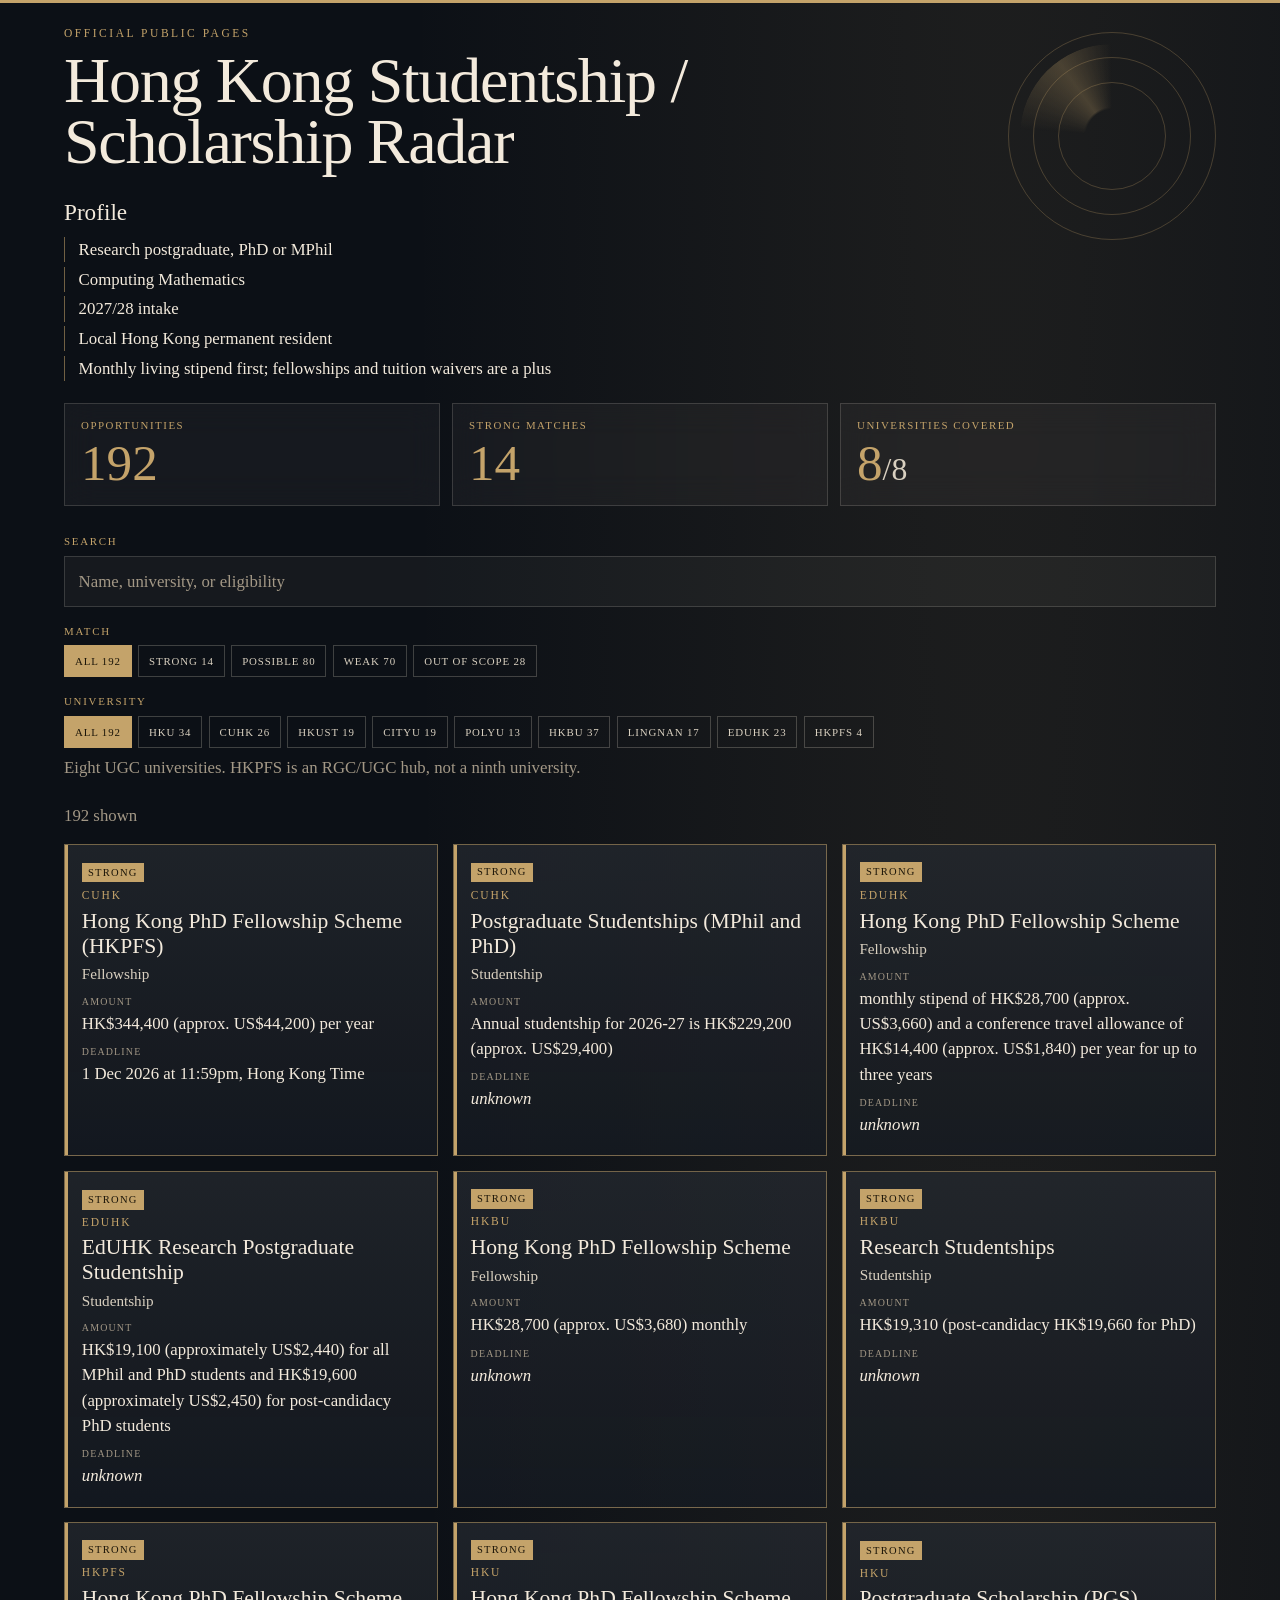
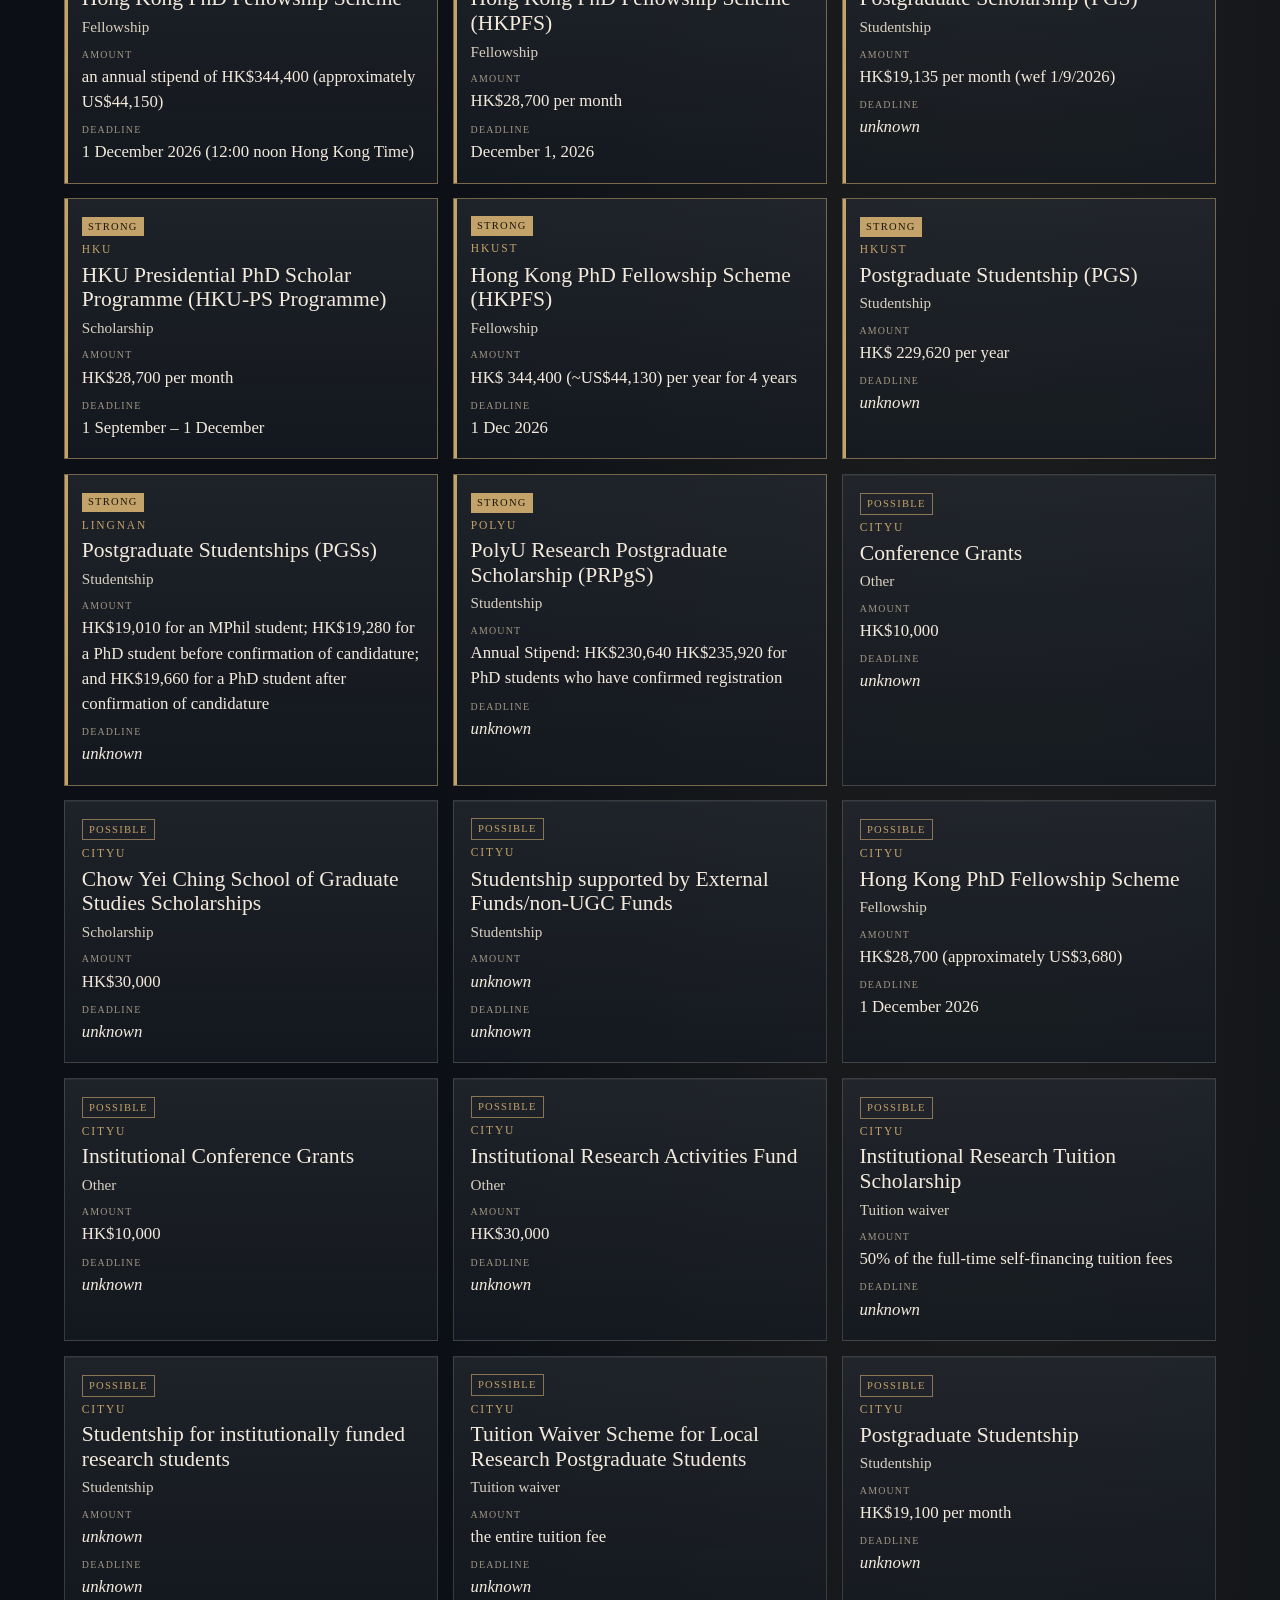
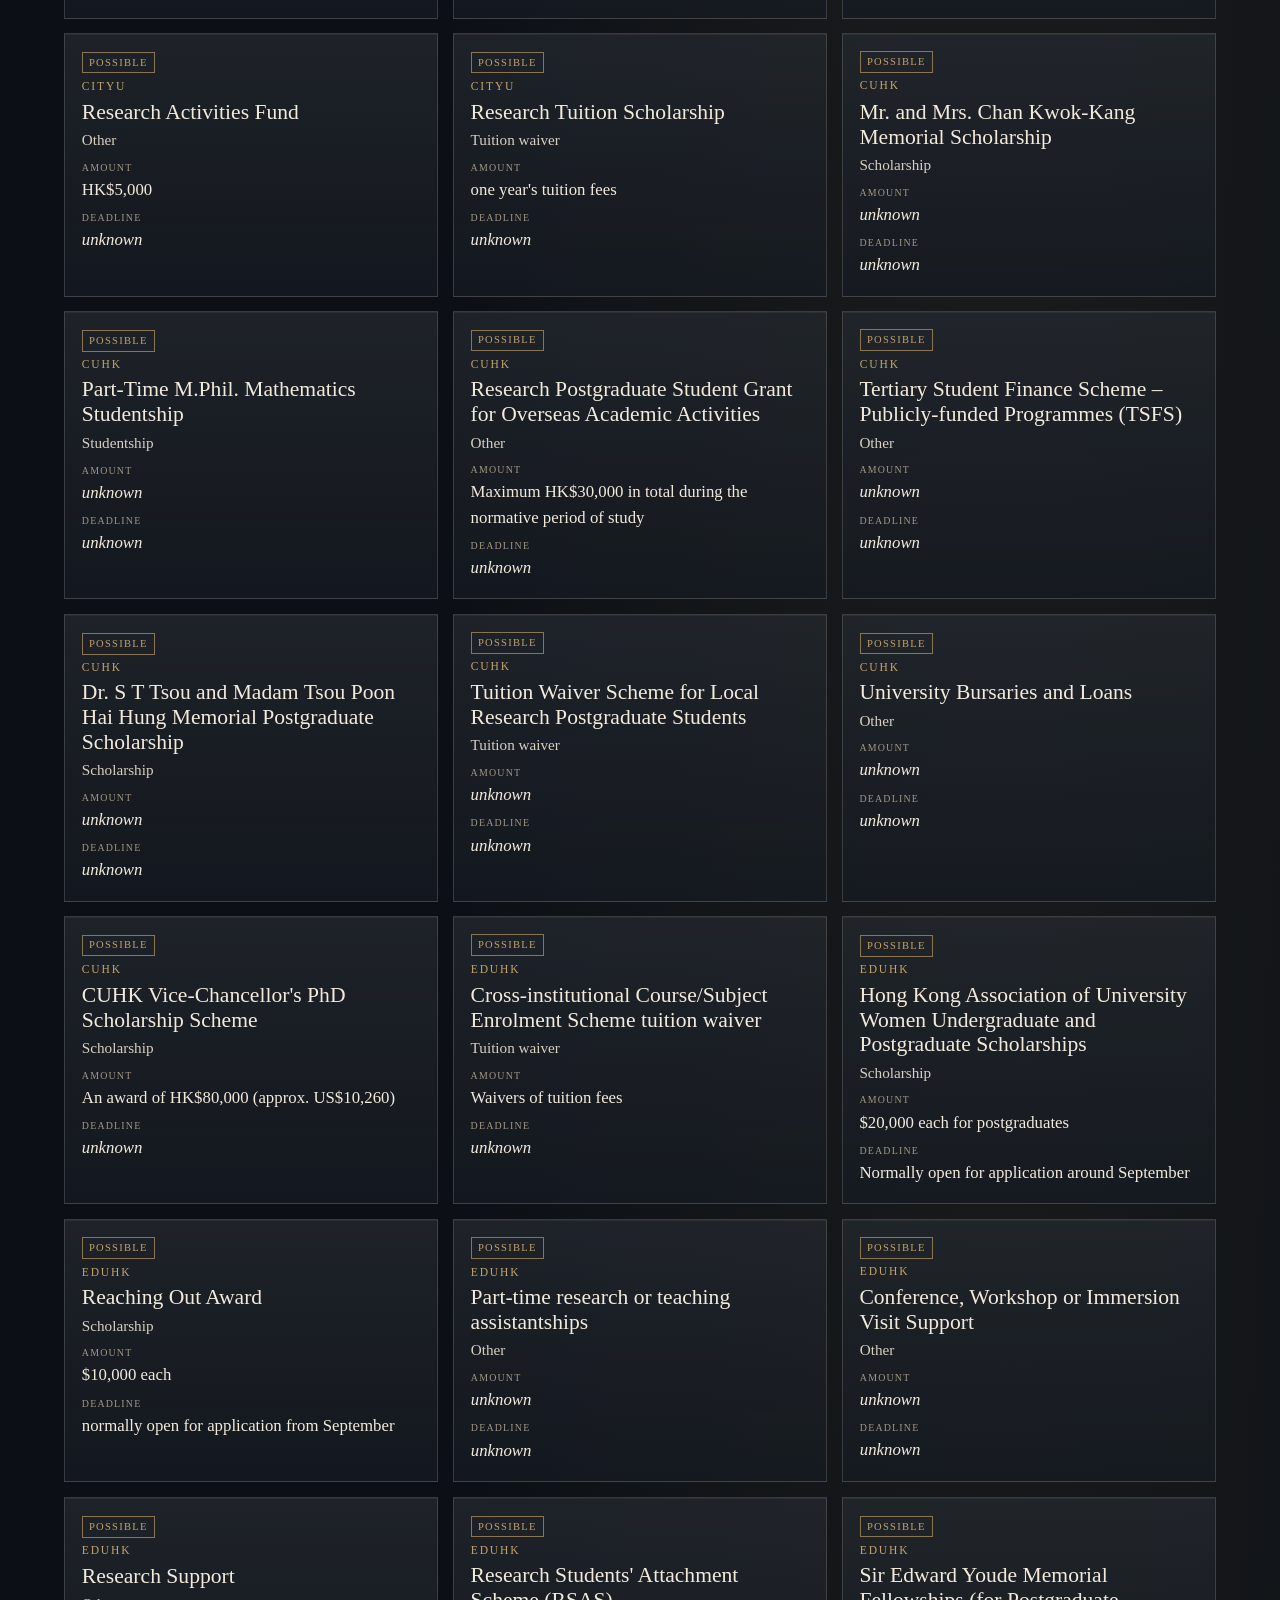
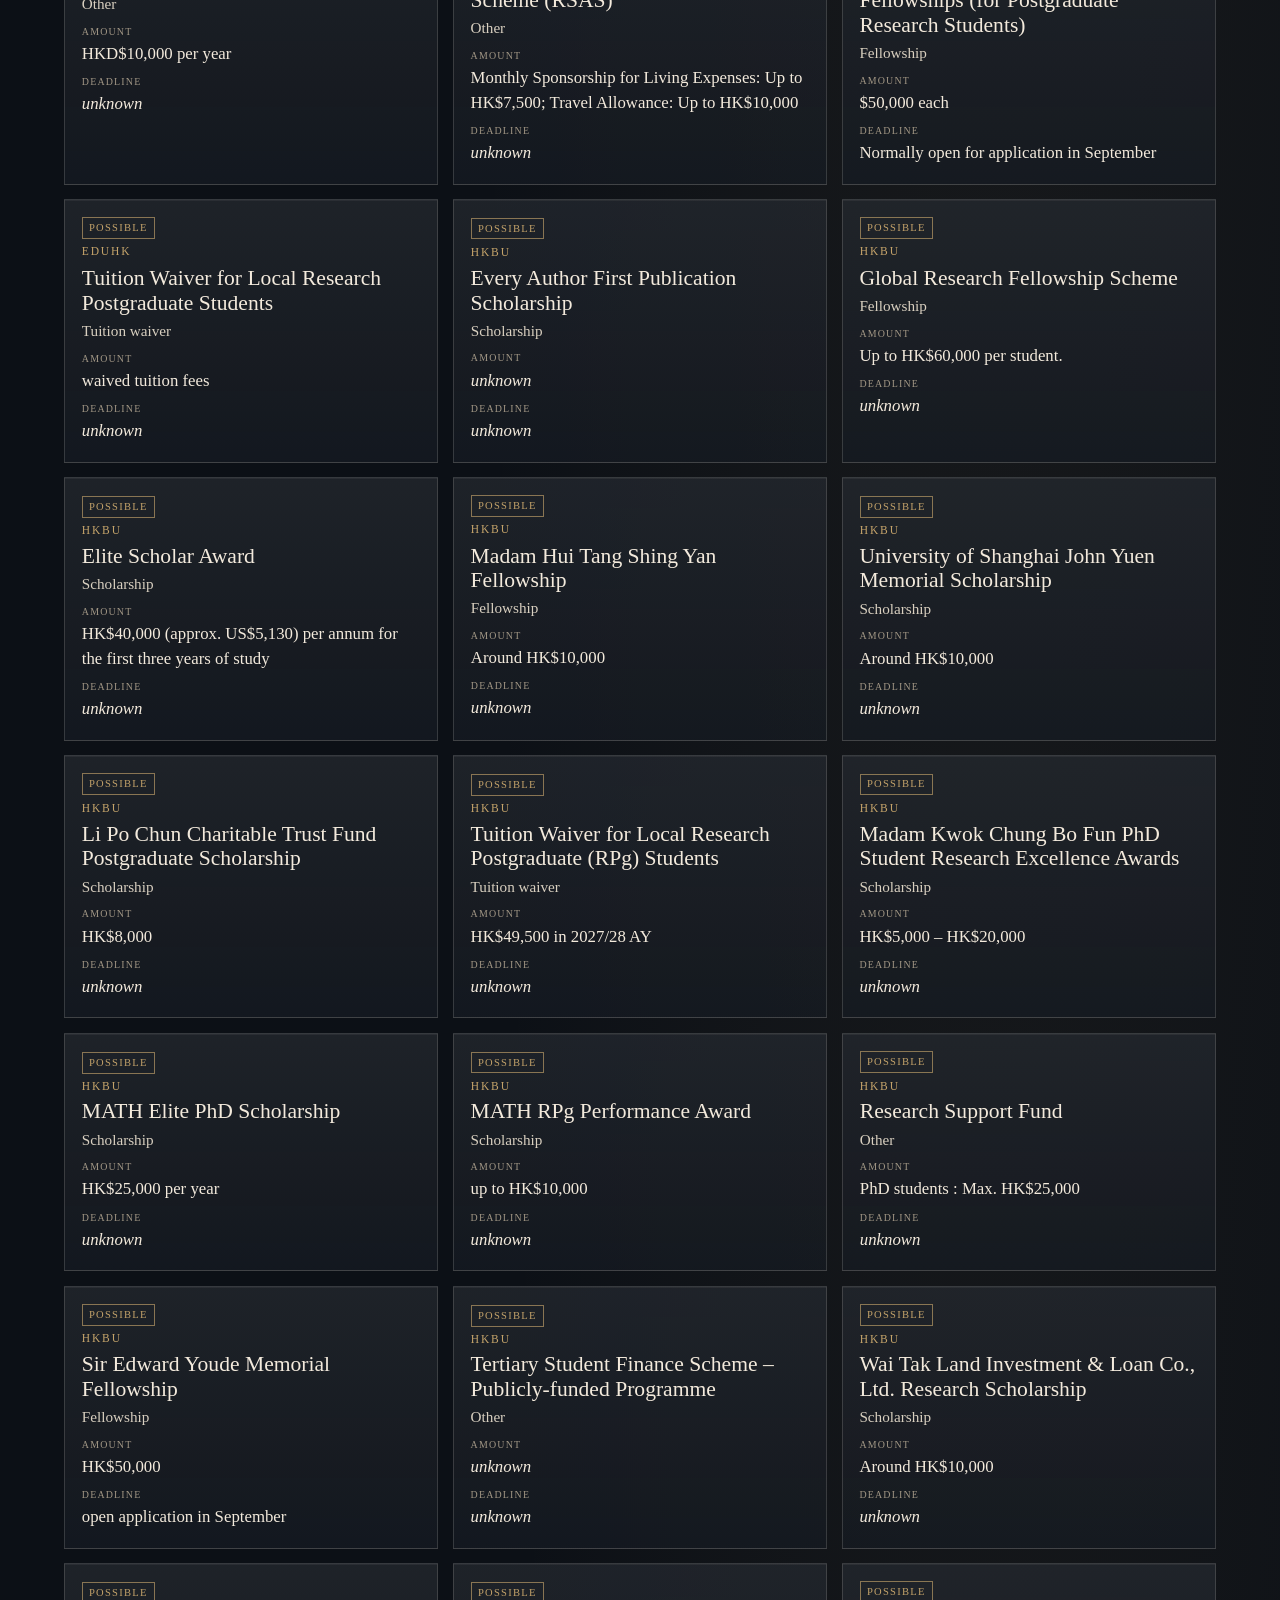
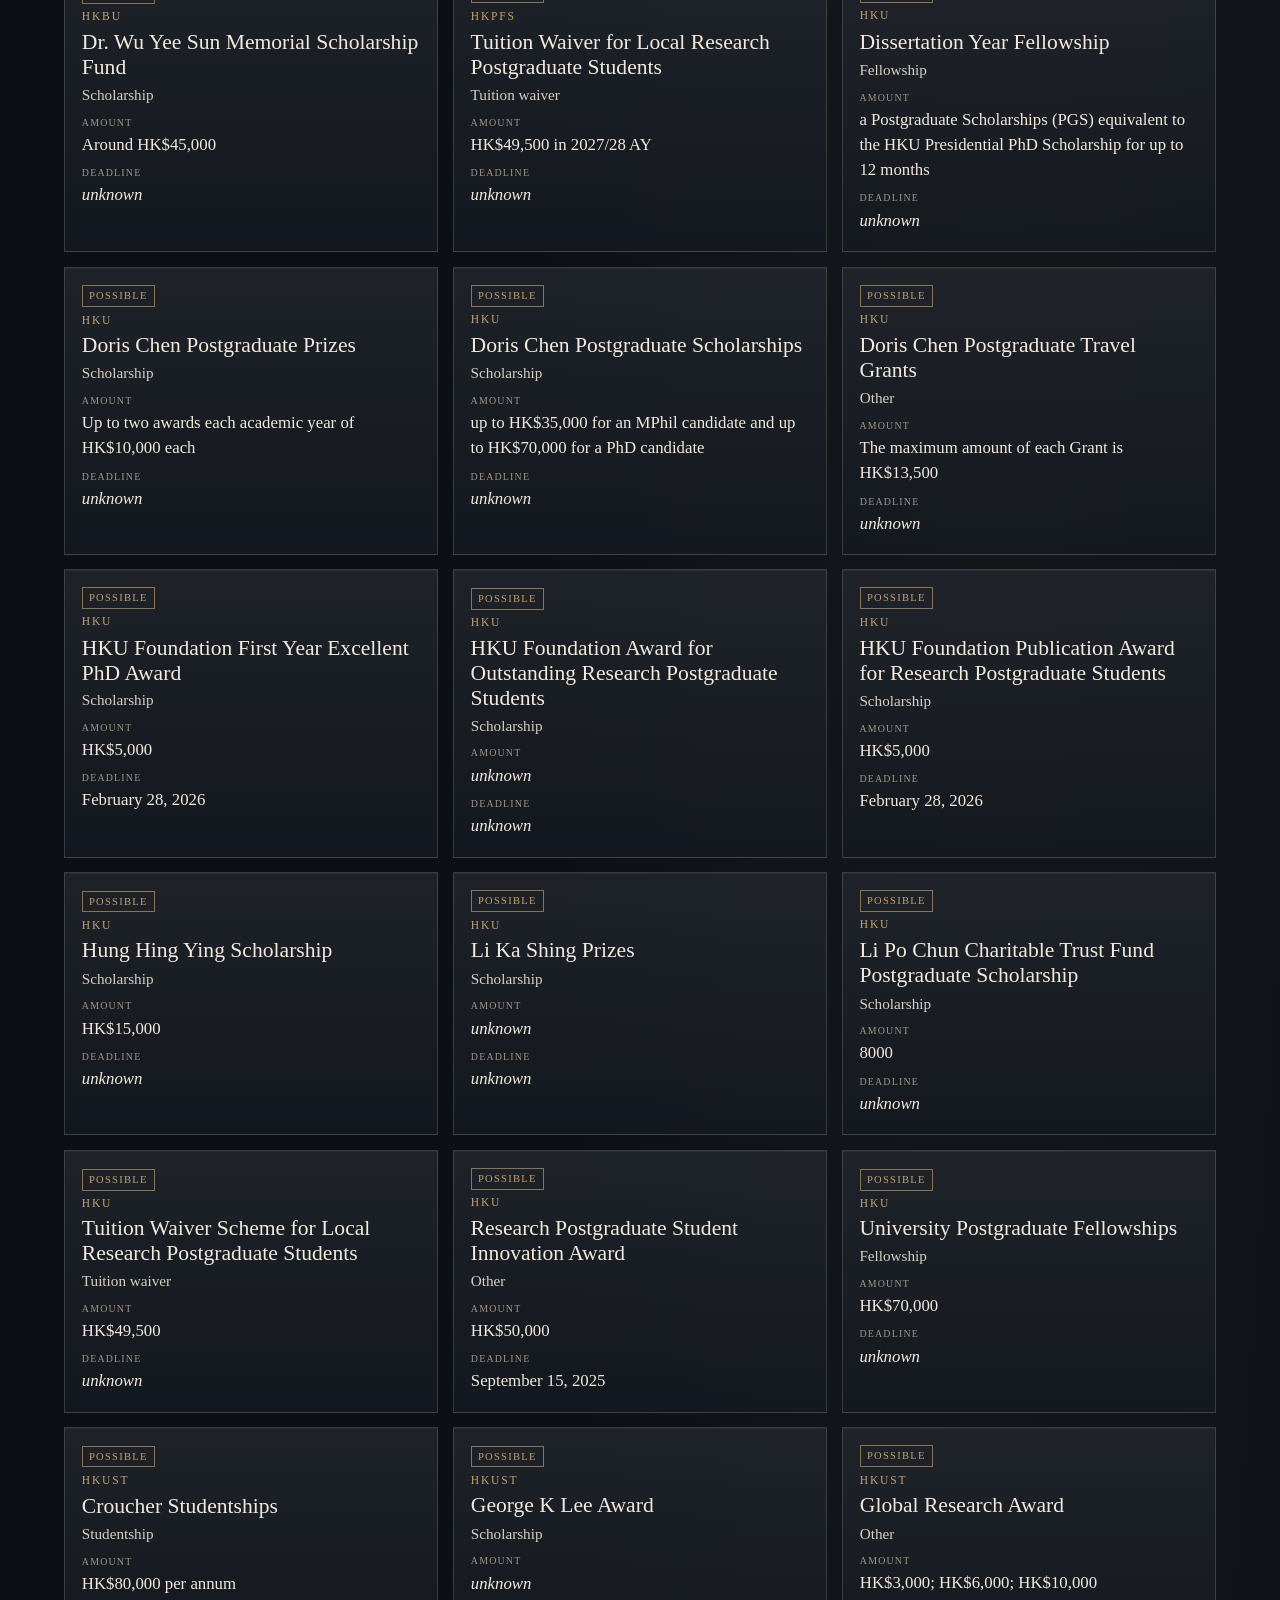
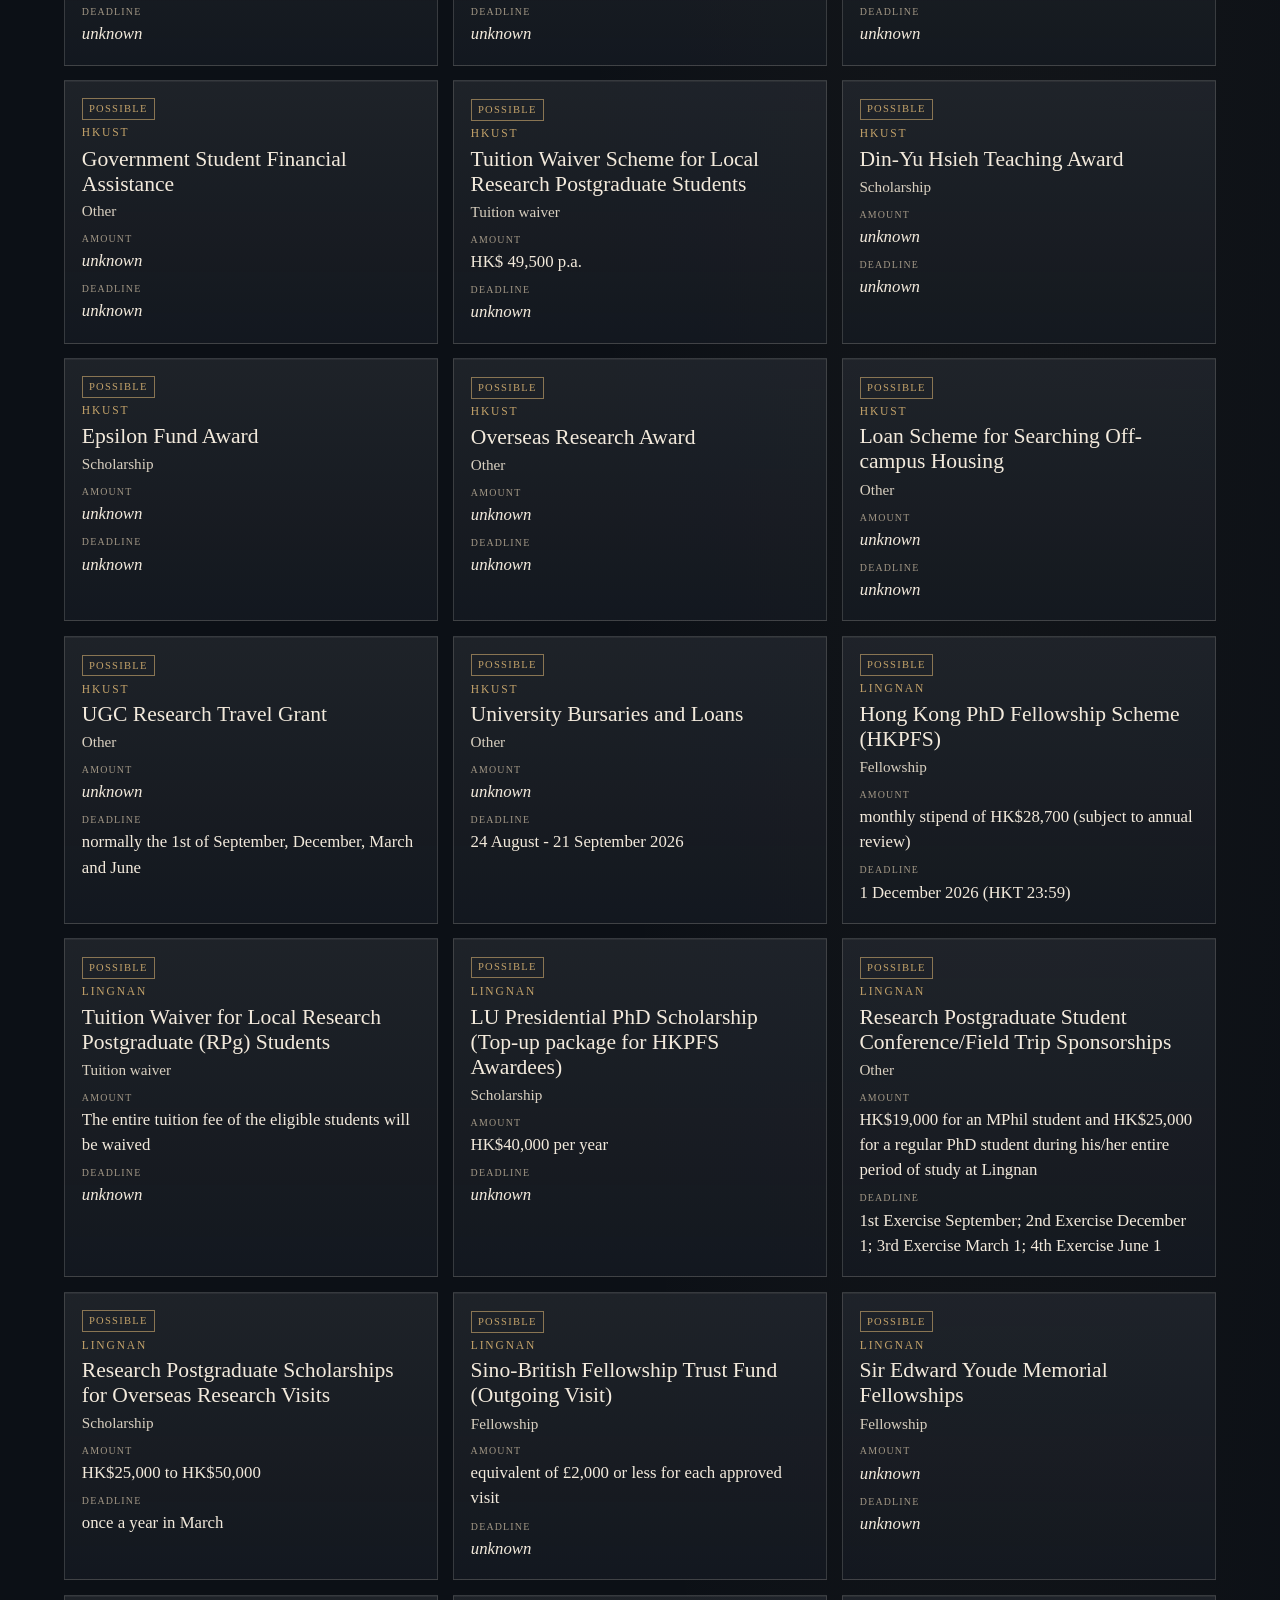
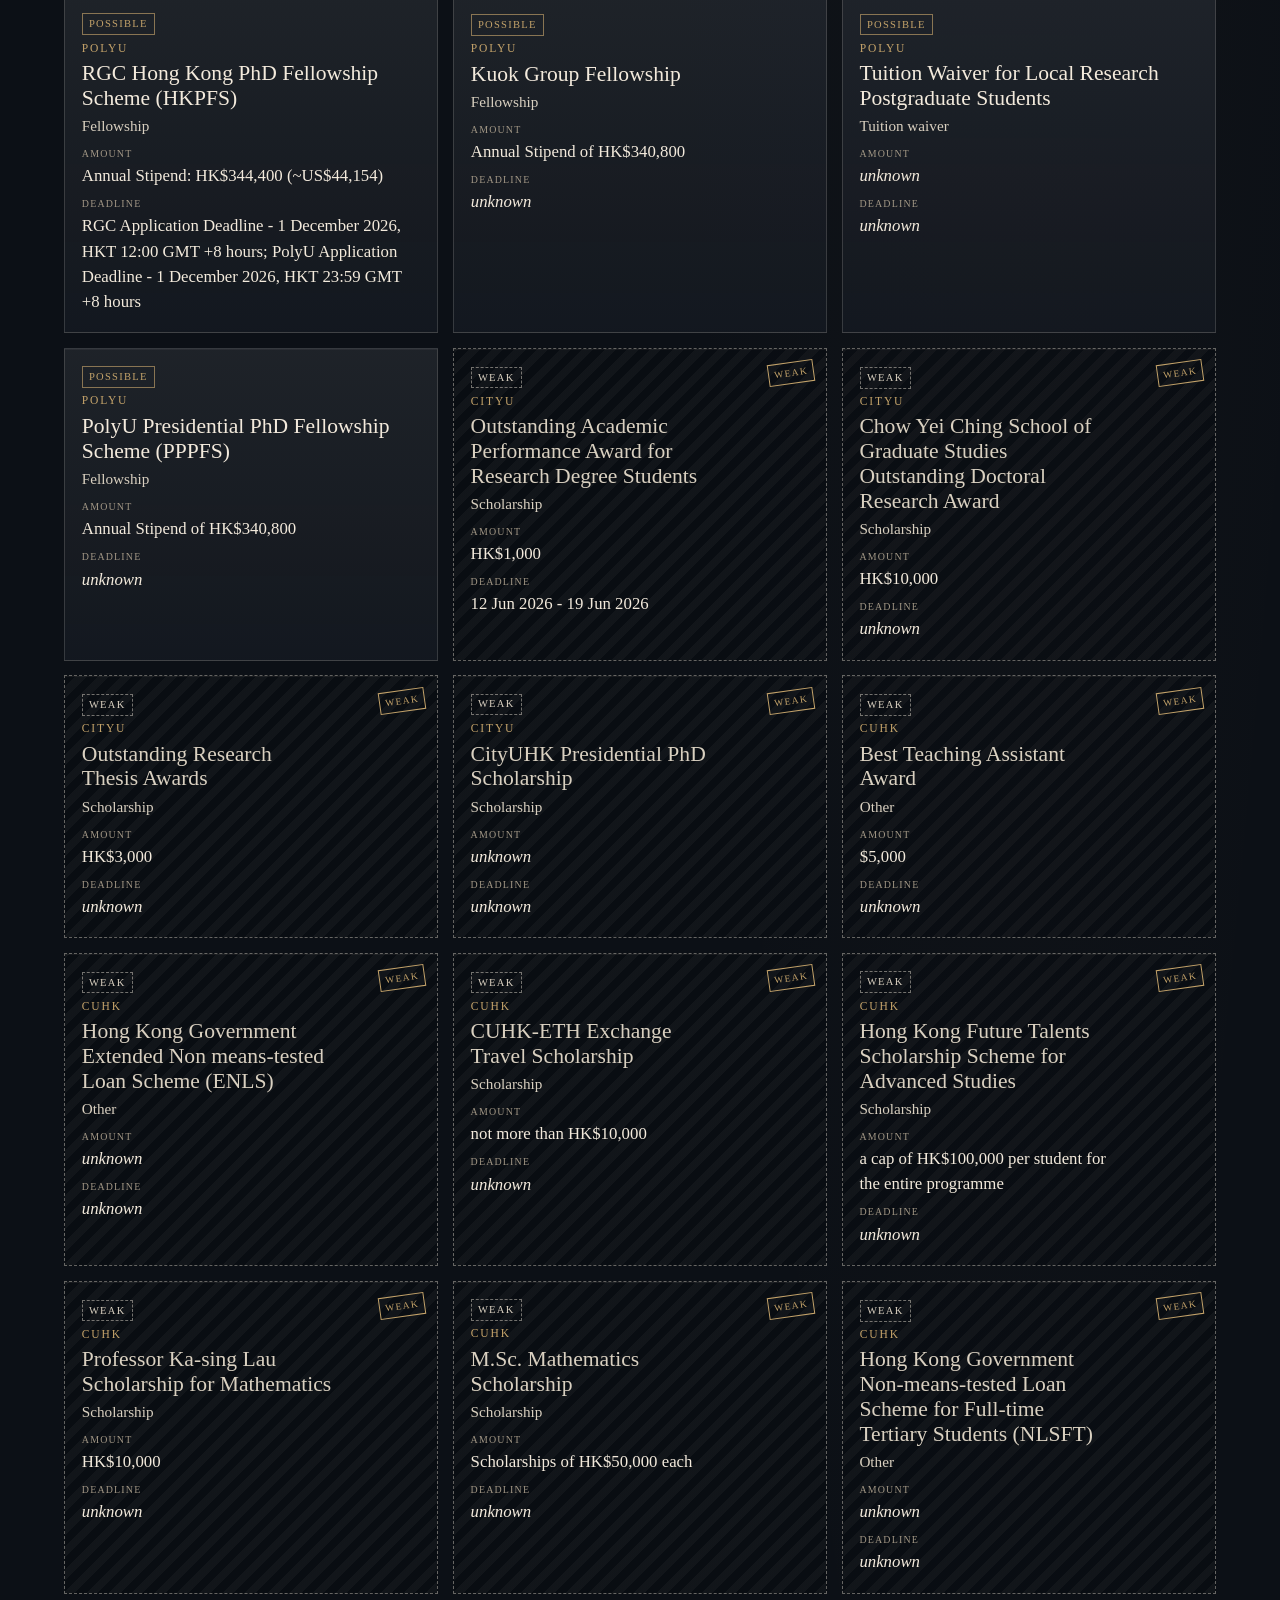
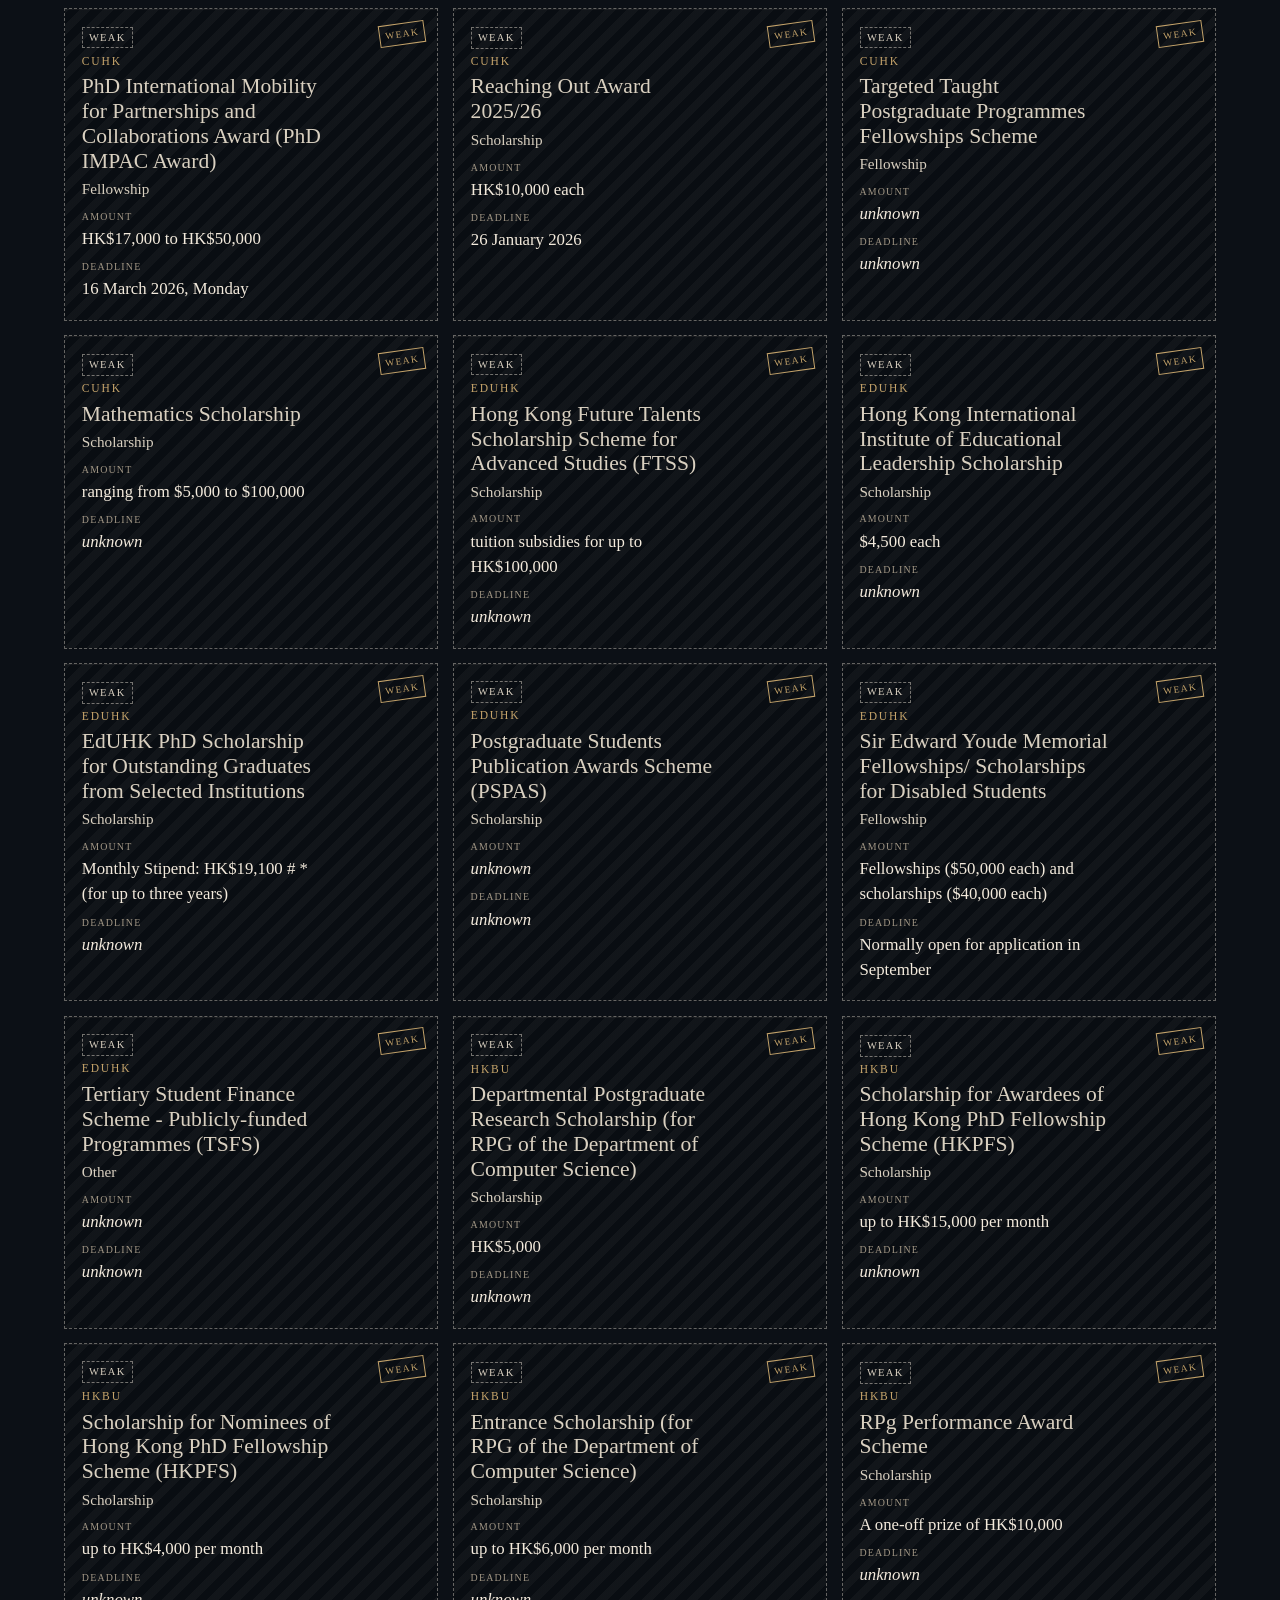
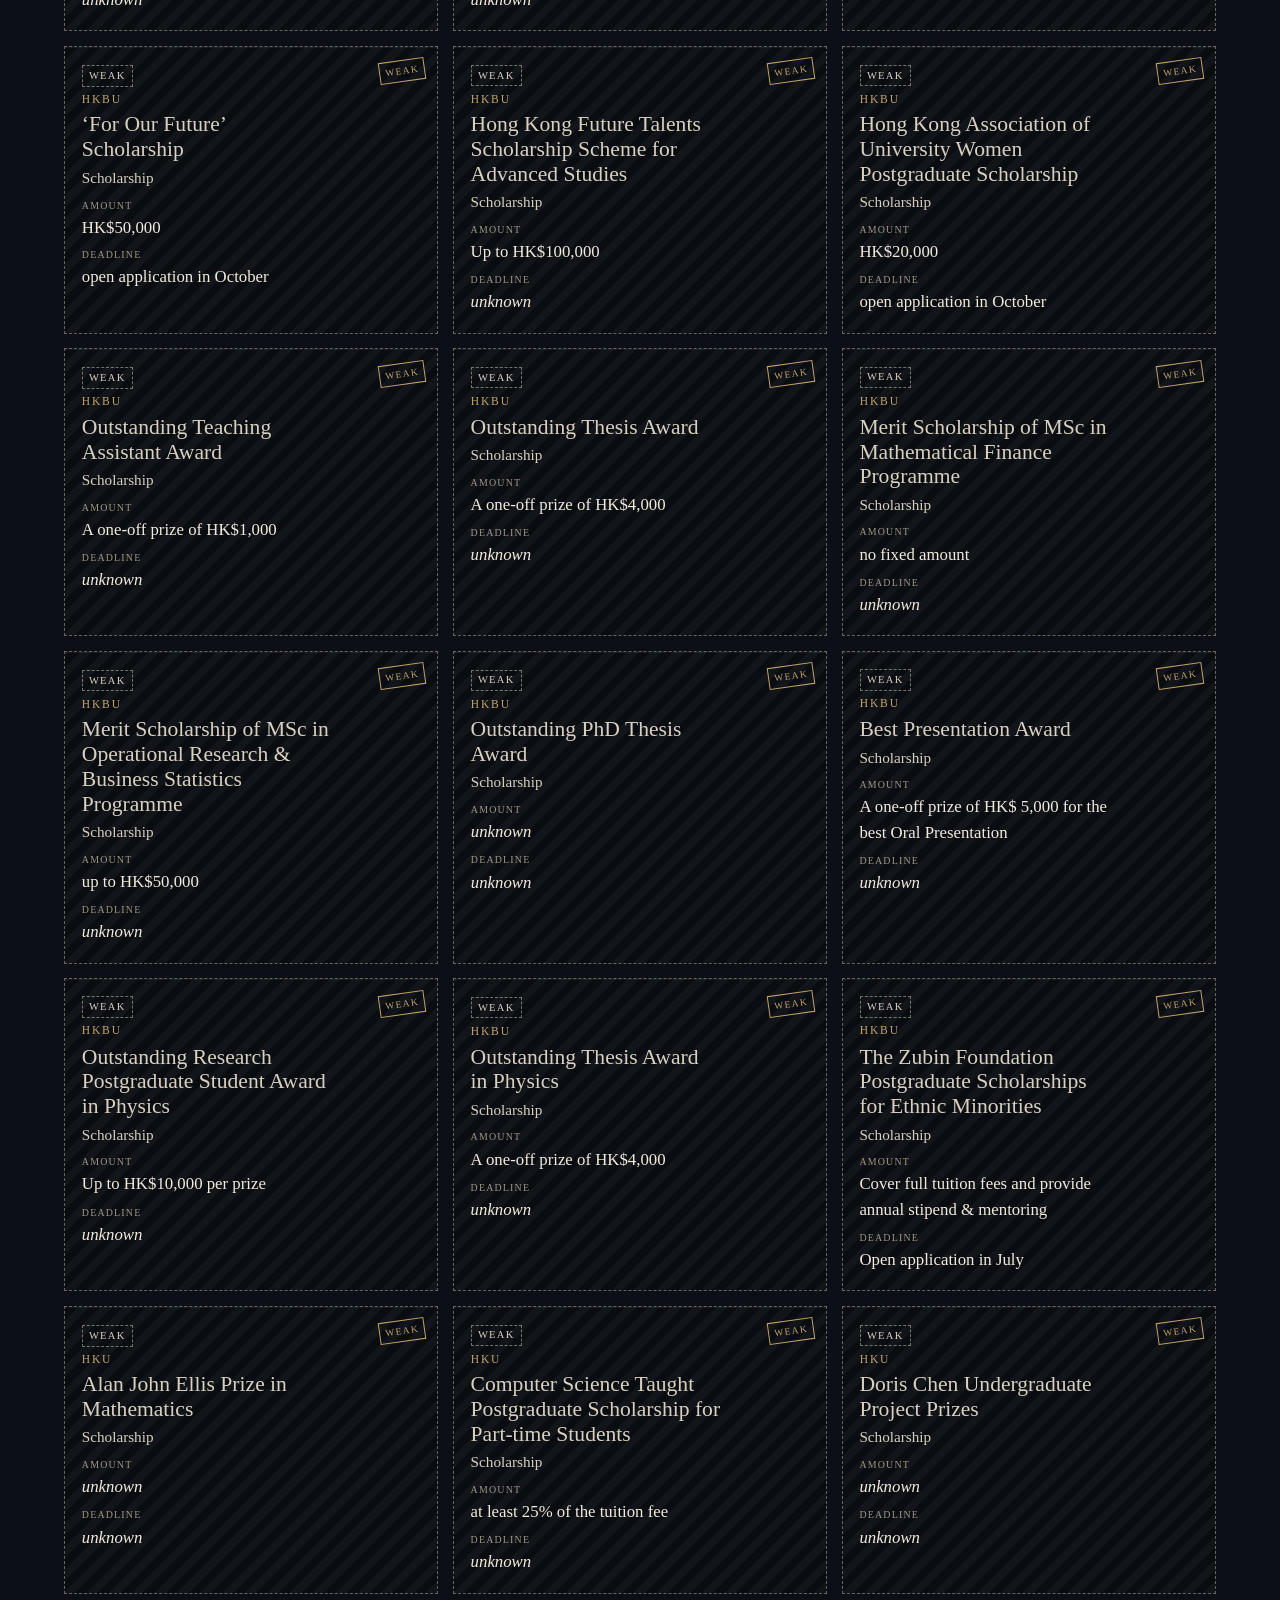
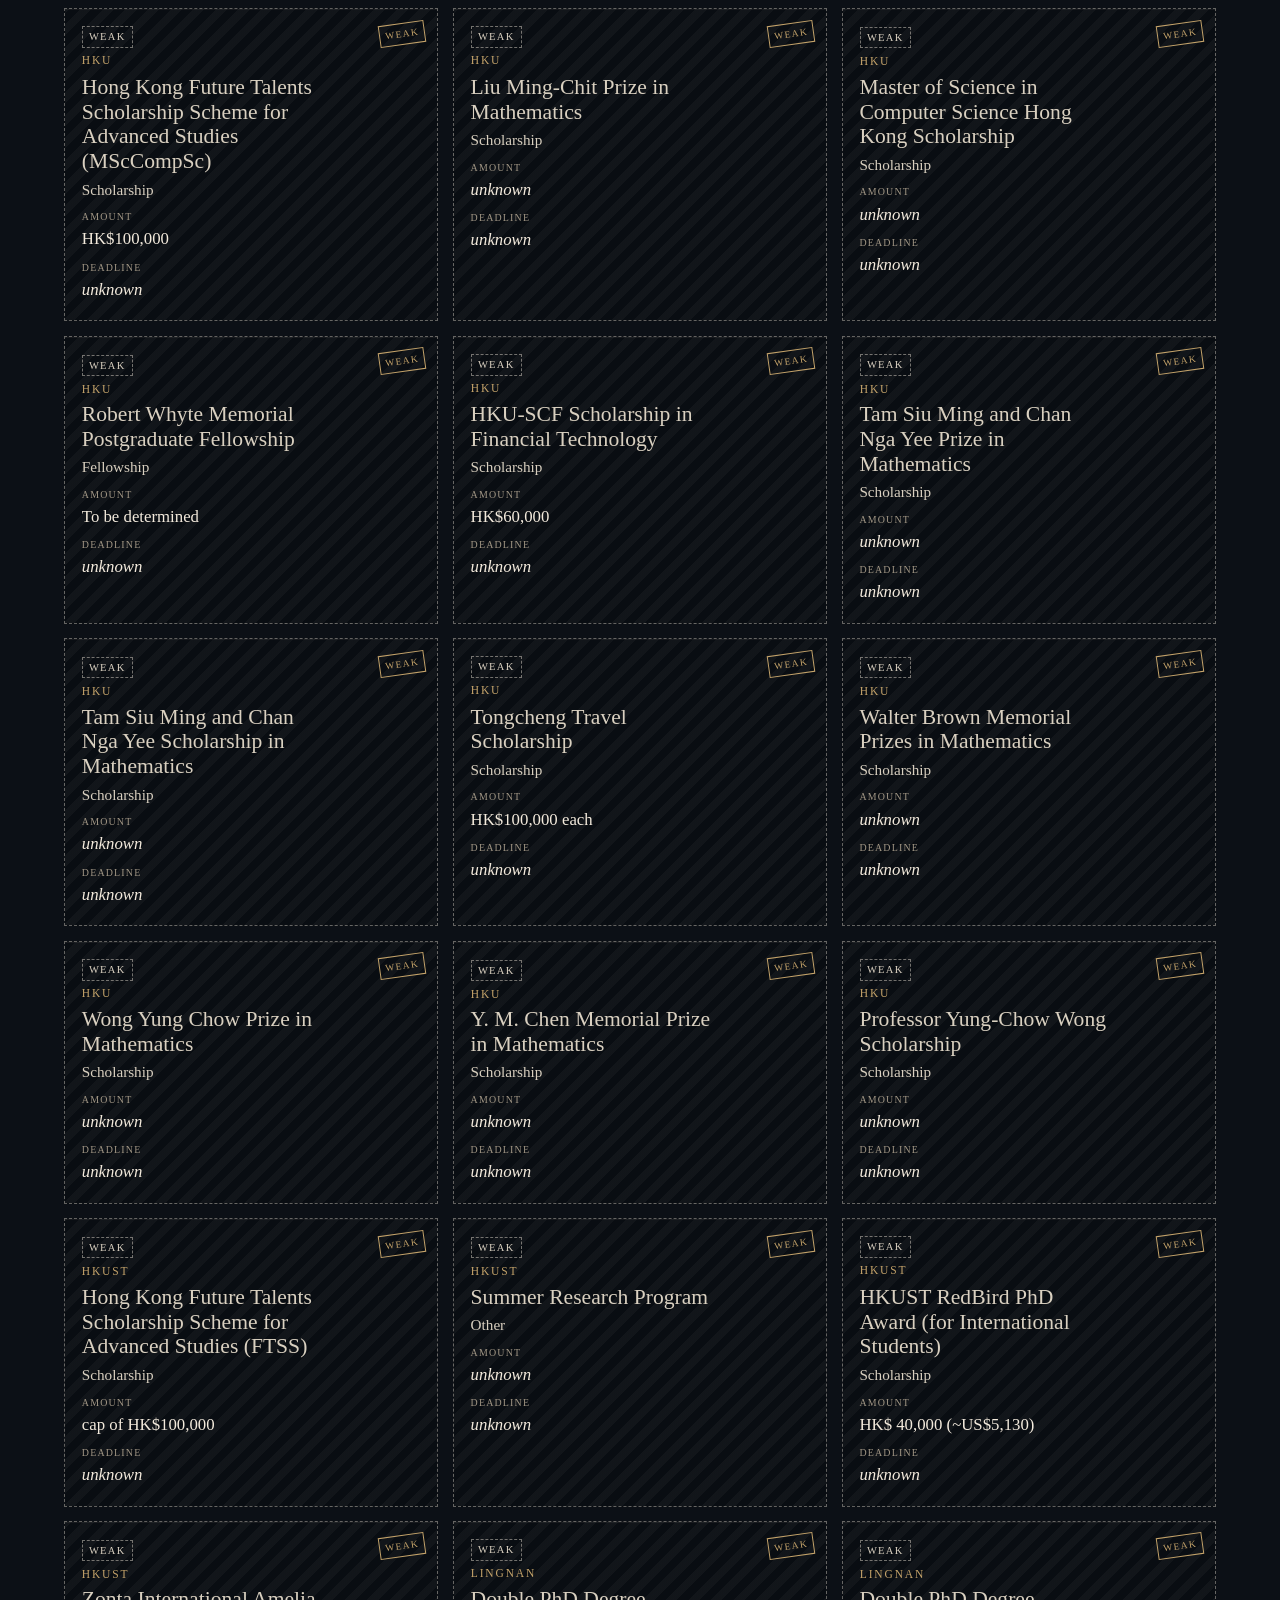
<file: outputs/report/index.html>
<!DOCTYPE html>
<html lang="en">
<head>
  <meta charset="utf-8">
  <meta name="viewport" content="width=device-width, initial-scale=1">
  <title>Hong Kong Studentship / Scholarship Radar</title>
  <link rel="stylesheet" href="styles.css">
</head>
<body>
  <header class="mast">
    <div class="radar-field" aria-hidden="true">
      <span class="ring ring-a"></span>
      <span class="ring ring-b"></span>
      <span class="ring ring-c"></span>
      <span class="sweep"></span>
    </div>
    <p class="kicker">Official public pages</p>
    <h1>Hong Kong Studentship / Scholarship Radar</h1>

    <section class="profile" aria-label="Profile">
      <h2>Profile</h2>
      <ul>
        <li>Research postgraduate, PhD or MPhil</li>
        <li>Computing Mathematics</li>
        <li>2027/28 intake</li>
        <li>Local Hong Kong permanent resident</li>
        <li>Monthly living stipend first; fellowships and tuition waivers are a plus</li>
      </ul>
    </section>

    <section class="totals" aria-label="Totals">
      <article class="stat" id="stat-total">
        <p class="stat-label">Opportunities</p>
        <p class="stat-value" aria-hidden="true">0</p>
      </article>
      <article class="stat" id="stat-strong">
        <p class="stat-label">Strong matches</p>
        <p class="stat-value" aria-hidden="true">0</p>
      </article>
      <article class="stat" id="stat-universities">
        <p class="stat-label">Universities covered</p>
        <p class="stat-value" aria-hidden="true"><span class="stat-num">0</span><span class="stat-denom">/8</span></p>
      </article>
    </section>
  </header>

  <main>
    <section class="controls" aria-label="Search and filters">
      <div class="search-row">
        <label for="search">Search</label>
        <input id="search" type="search" placeholder="Name, university, or eligibility" autocomplete="off">
      </div>

      <div class="filter-block">
        <p class="filter-label" id="match-label">Match</p>
        <div id="tag-filters" class="filters" role="group" aria-labelledby="match-label"></div>
      </div>

      <div class="filter-block">
        <p class="filter-label" id="university-label">University</p>
        <div id="uni-filters" class="filters" role="group" aria-labelledby="university-label"></div>
        <p class="filter-note">Eight UGC universities. HKPFS is an RGC/UGC hub, not a ninth university.</p>
      </div>

      <p id="shown" class="shown" aria-live="polite"></p>
    </section>

    <p id="empty" class="empty" hidden>No opportunities match.</p>
    <div id="board" class="board"></div>
  </main>

  <div id="scrim" class="scrim" hidden></div>
  <aside id="detail" class="detail" role="dialog" aria-modal="true" aria-labelledby="detail-title" hidden>
    <div class="detail-bar">
      <p id="detail-kicker" class="detail-kicker"></p>
      <button type="button" id="detail-close">Close</button>
    </div>
    <h2 id="detail-title"></h2>
    <p id="detail-type" class="detail-type"></p>

    <section>
      <h3>Eligibility clues</h3>
      <ul id="detail-clues"></ul>
    </section>

    <dl class="facts">
      <dt>Amount</dt>
      <dd id="detail-amount"></dd>
      <dt>Amount note</dt>
      <dd id="detail-amount-note"></dd>
      <dt>Deadline</dt>
      <dd id="detail-deadline"></dd>
      <dt>Deadline note</dt>
      <dd id="detail-deadline-note"></dd>
      <dt>Login required</dt>
      <dd id="detail-login"></dd>
    </dl>

    <section>
      <h3>Restrictions</h3>
      <ul id="detail-restrictions"></ul>
    </section>

    <section>
      <h3>Match rationale</h3>
      <p id="detail-rationale"></p>
    </section>

    <section>
      <h3>Source</h3>
      <p><a id="detail-source" target="_blank" rel="noopener noreferrer">Open source page</a></p>
      <p id="detail-url" class="source-url"></p>
    </section>
  </aside>

  <footer class="colophon">
    <h2>How this was built</h2>
    <p>The Orchestrator confirmed the profile and merged the records. Nine University Scouts (eight universities plus HKPFS) read official public pages in one wave. The Critic reviewed the nine files. The Frontend Builder assembled this page.</p>
    <p>Amounts came only from cited public pages. The critic forced eight corrections before this page was built.</p>
    <p>The universities covered are the eight UGC universities. HKPFS is an extra RGC/UGC hub, not a ninth university.</p>
  </footer>

  <noscript>
    <p class="noscript">JavaScript is required to list the opportunities.</p>
  </noscript>
  <script src="app.js" charset="utf-8"></script>
</body>
</html>
</file>
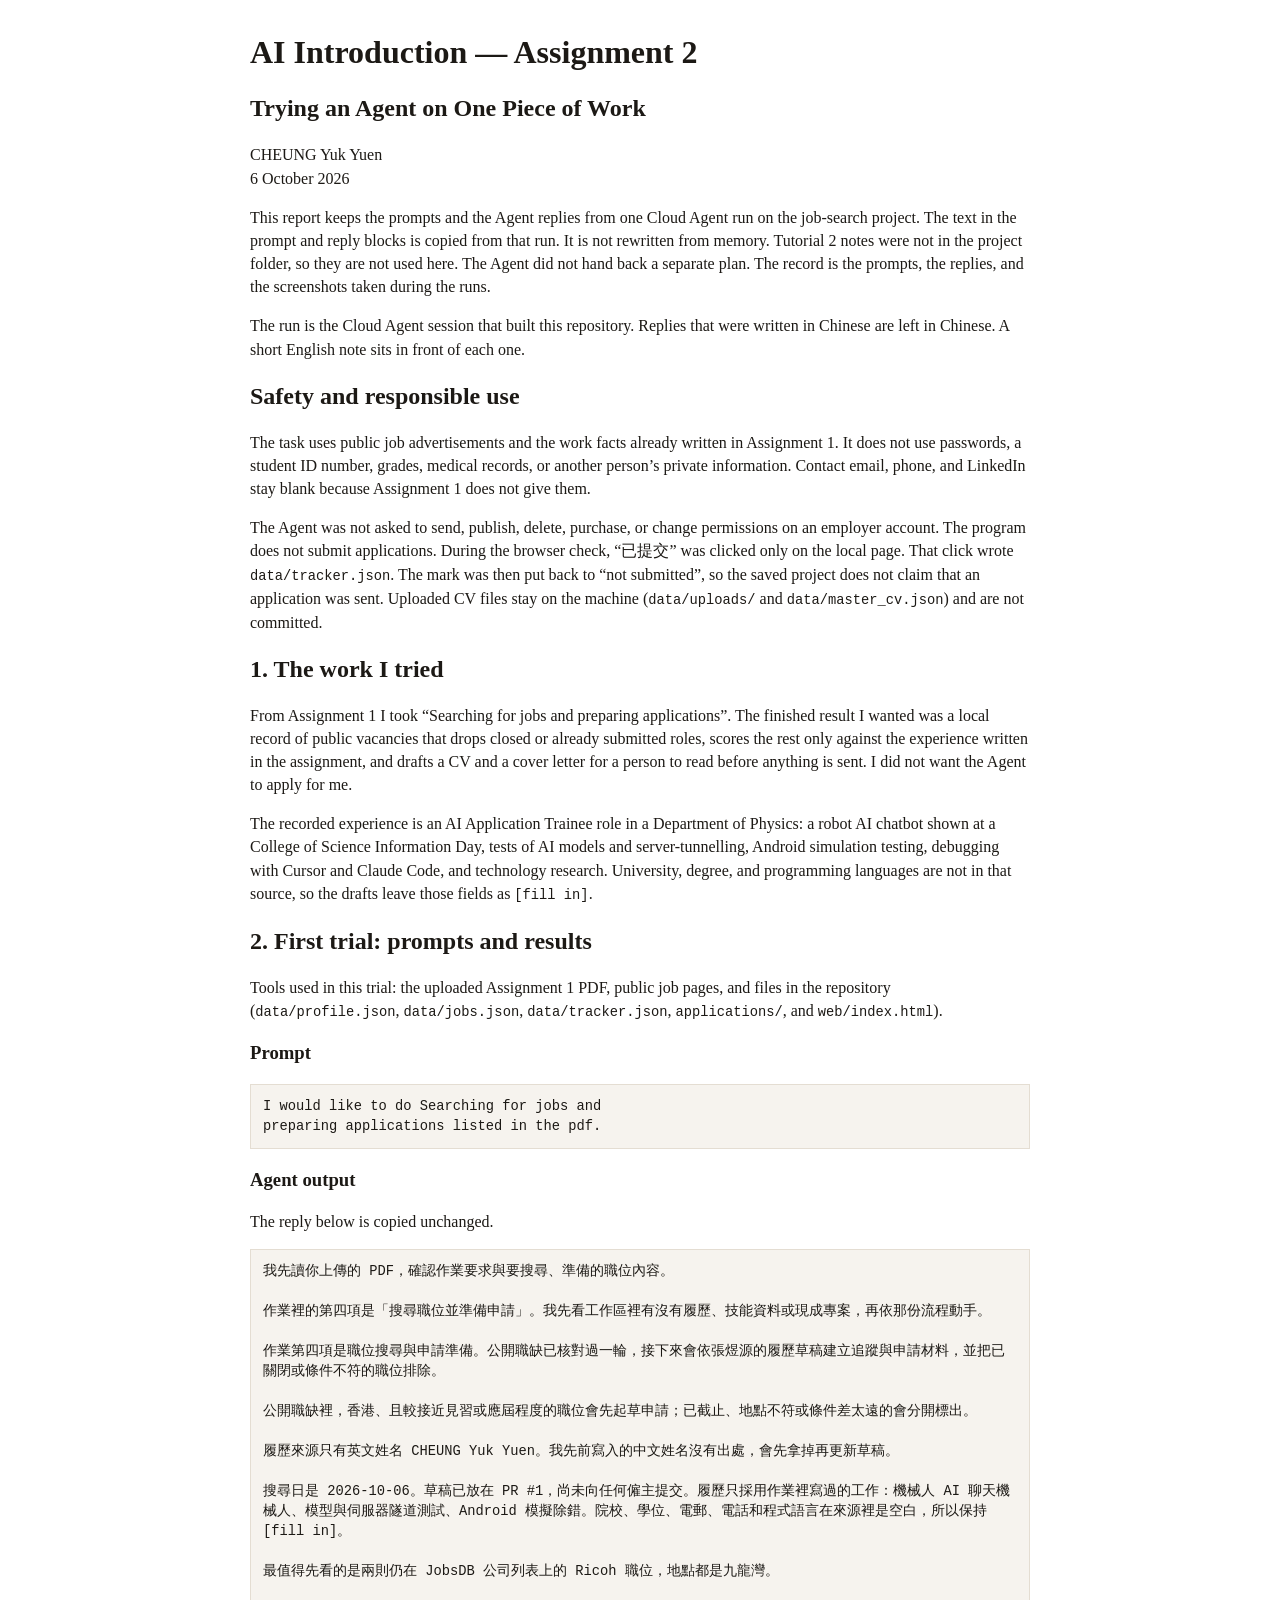
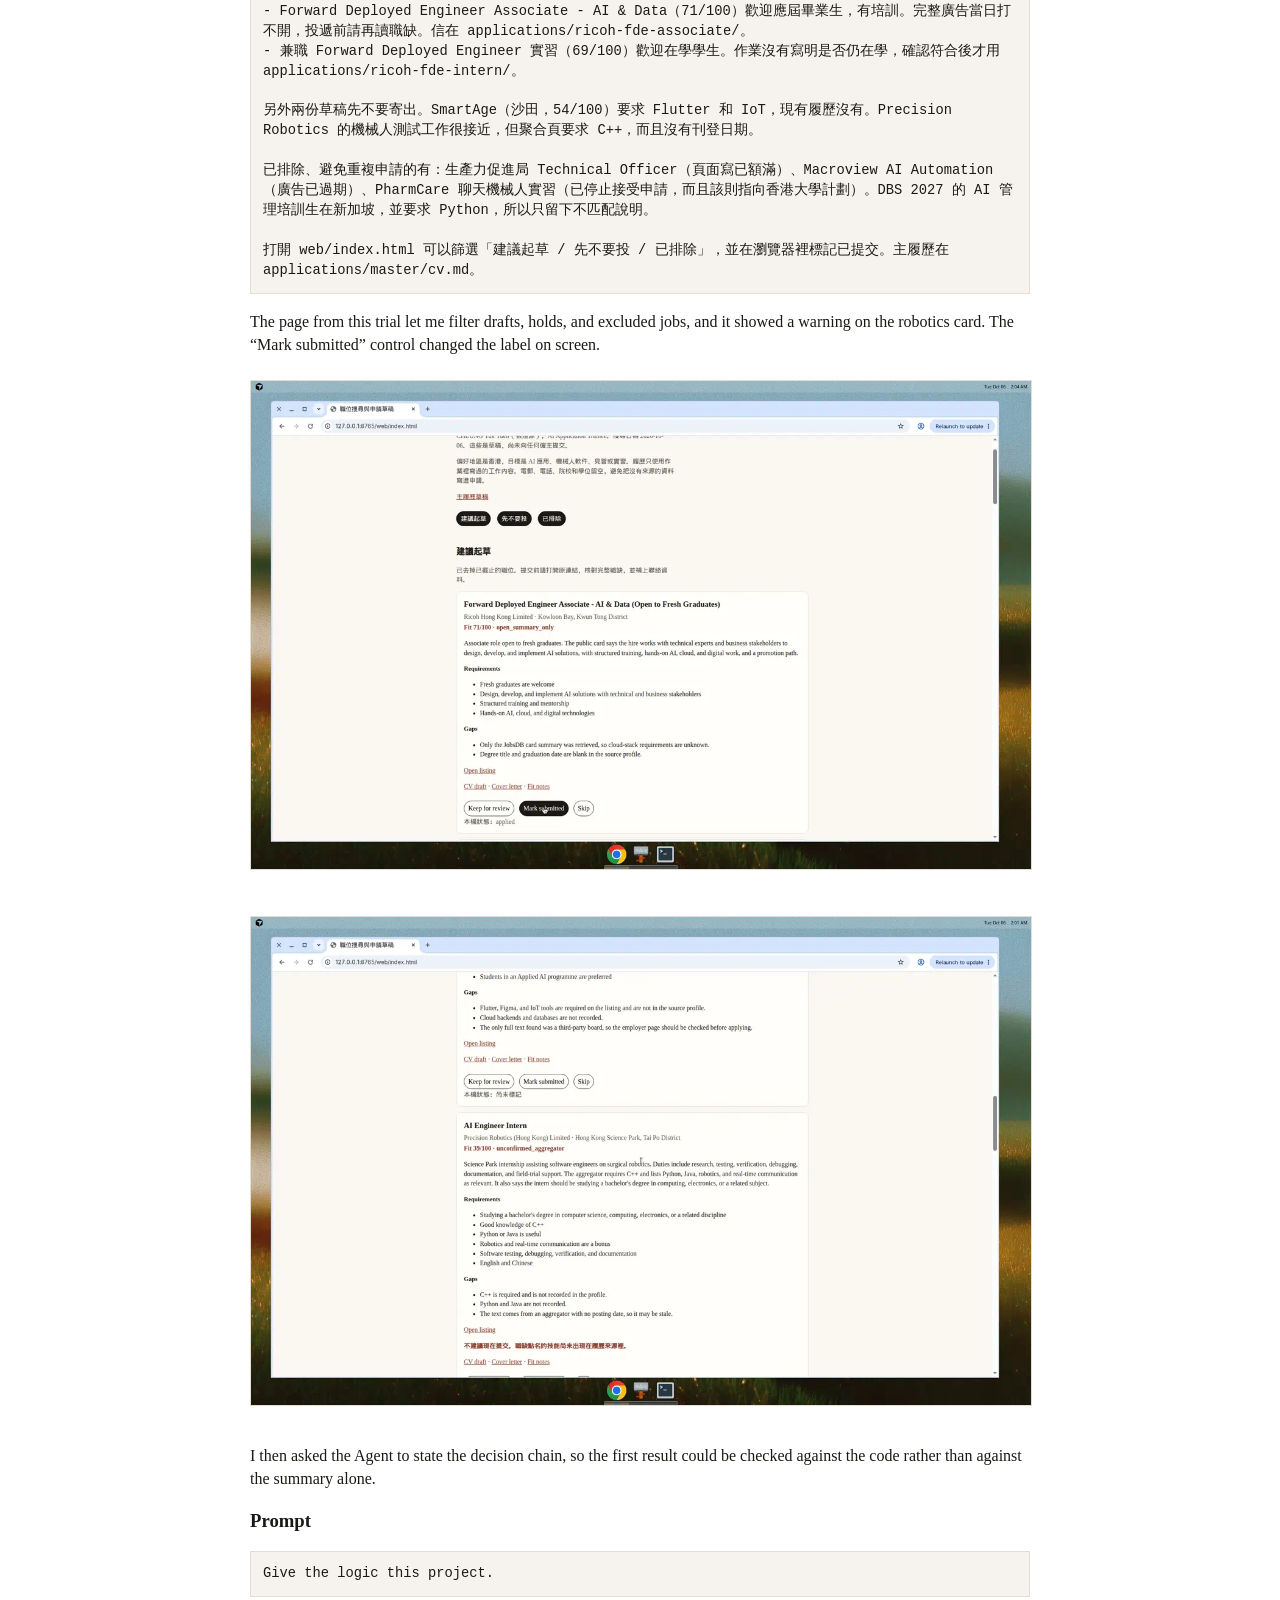
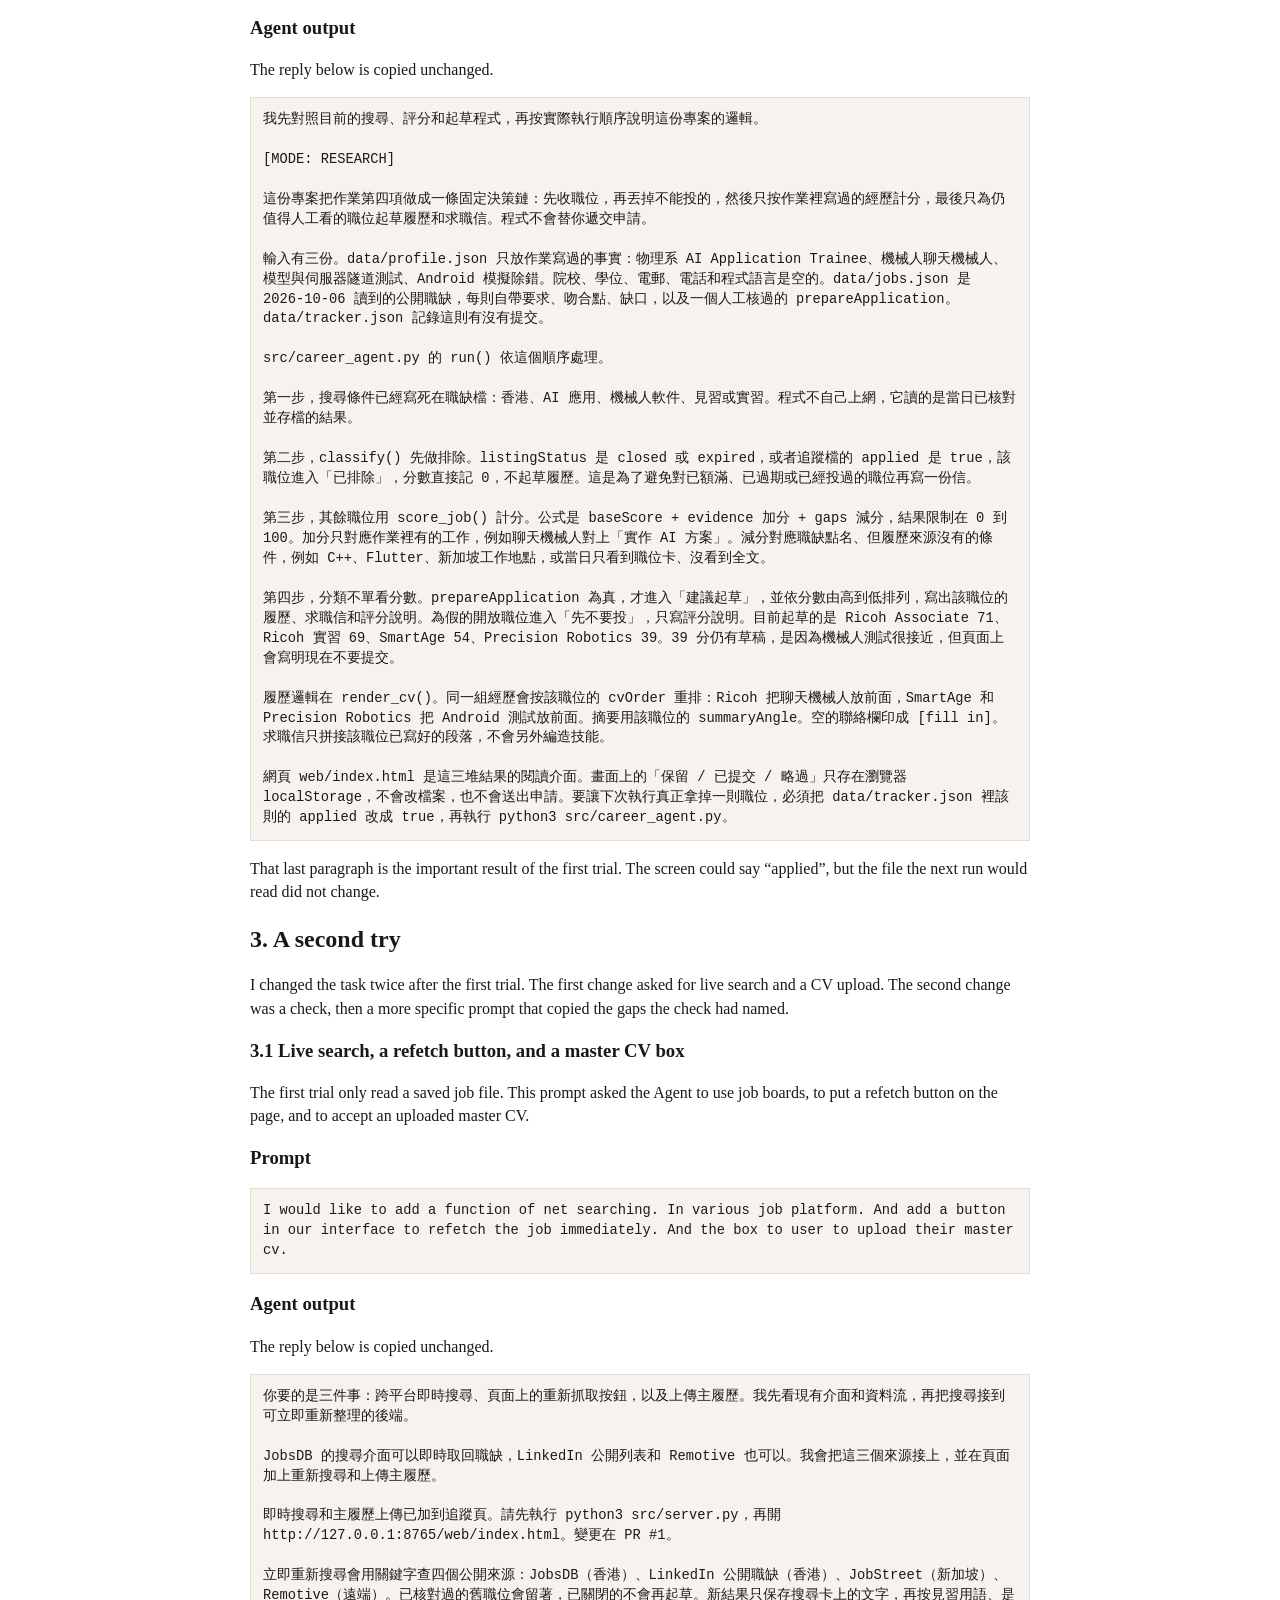
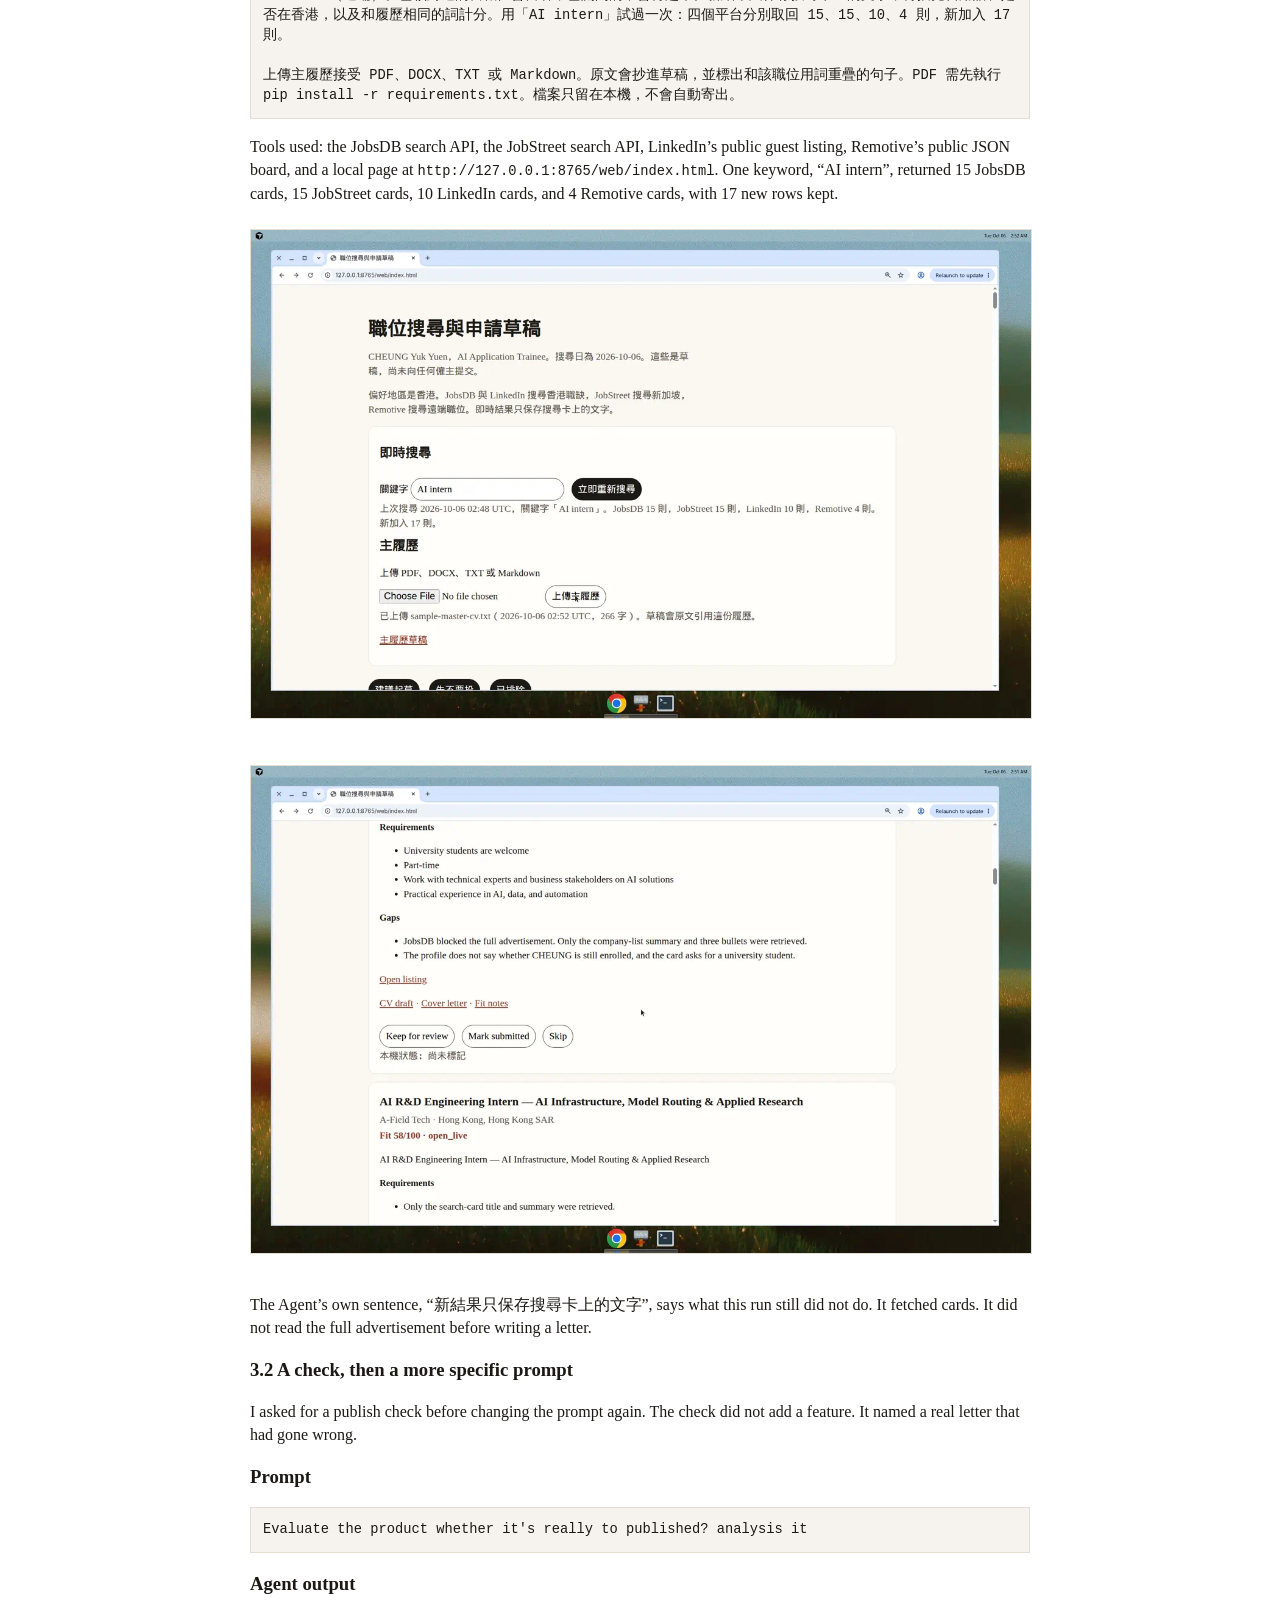
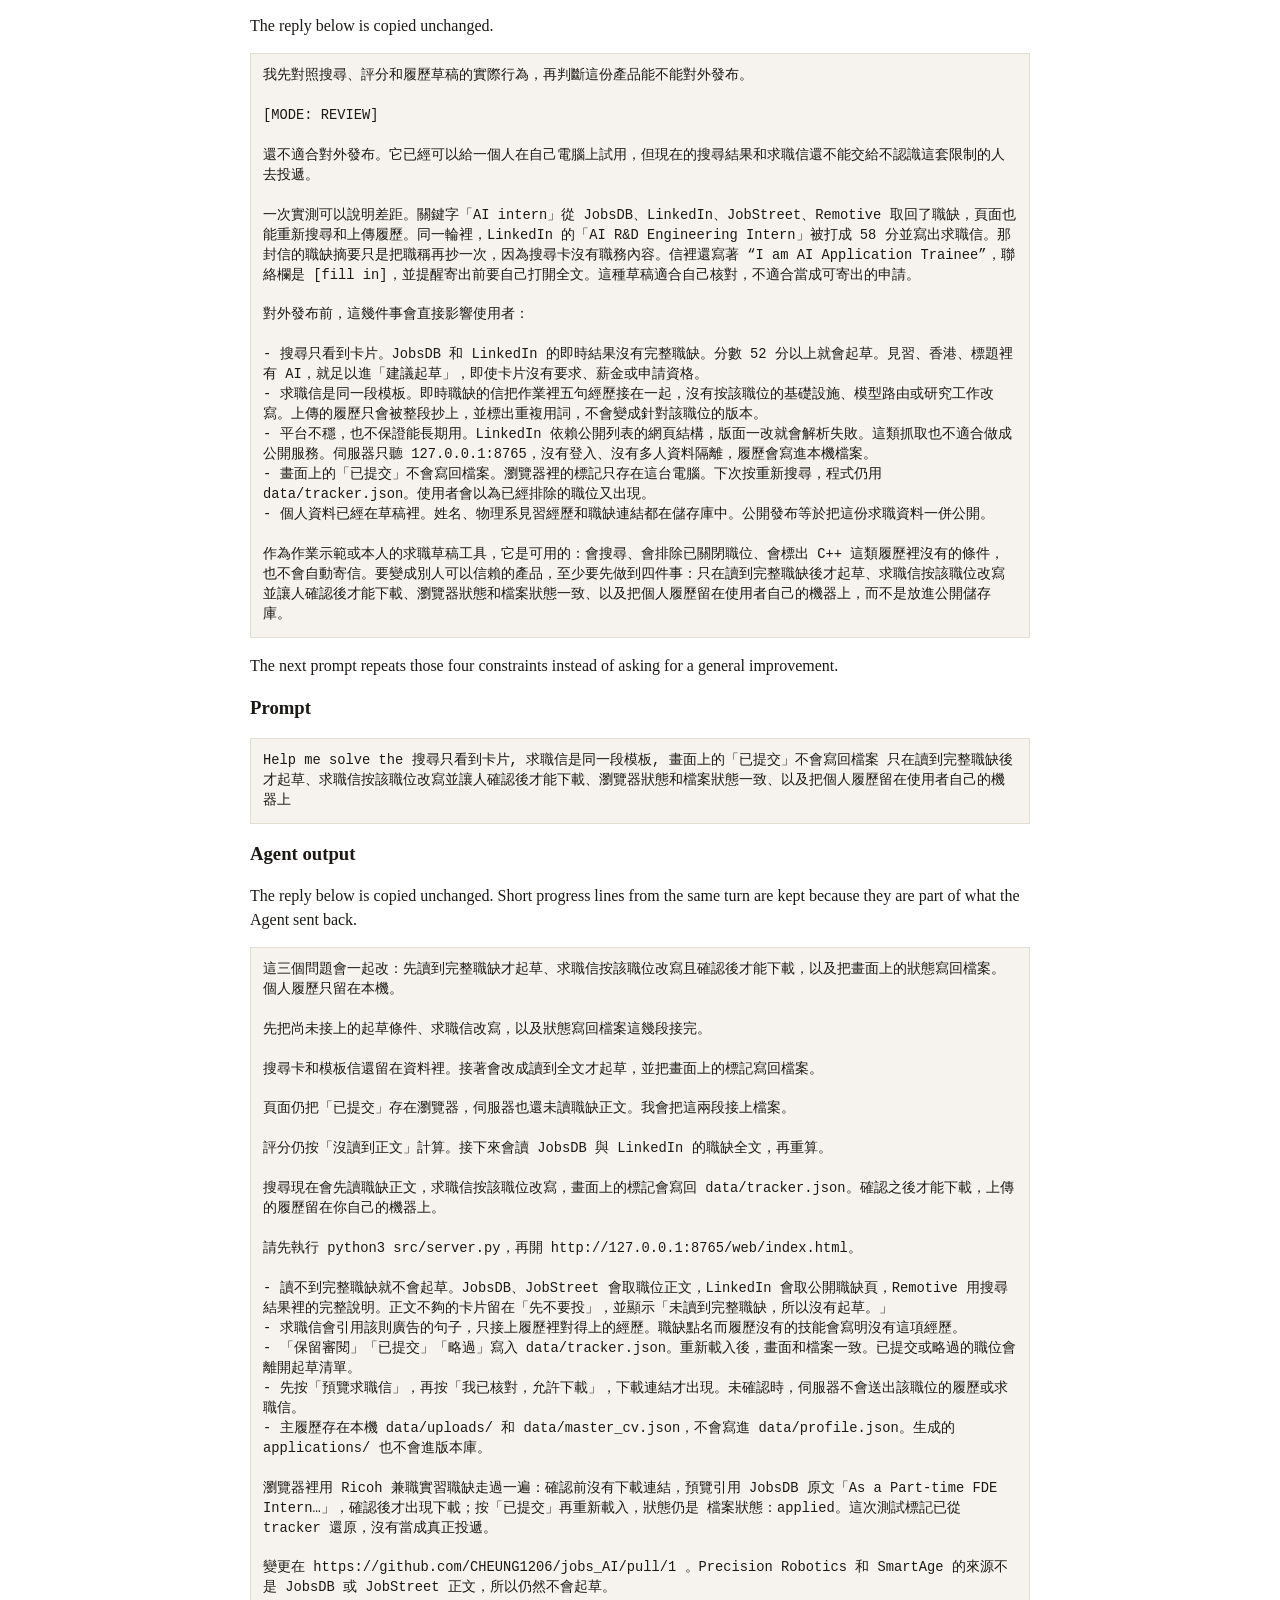
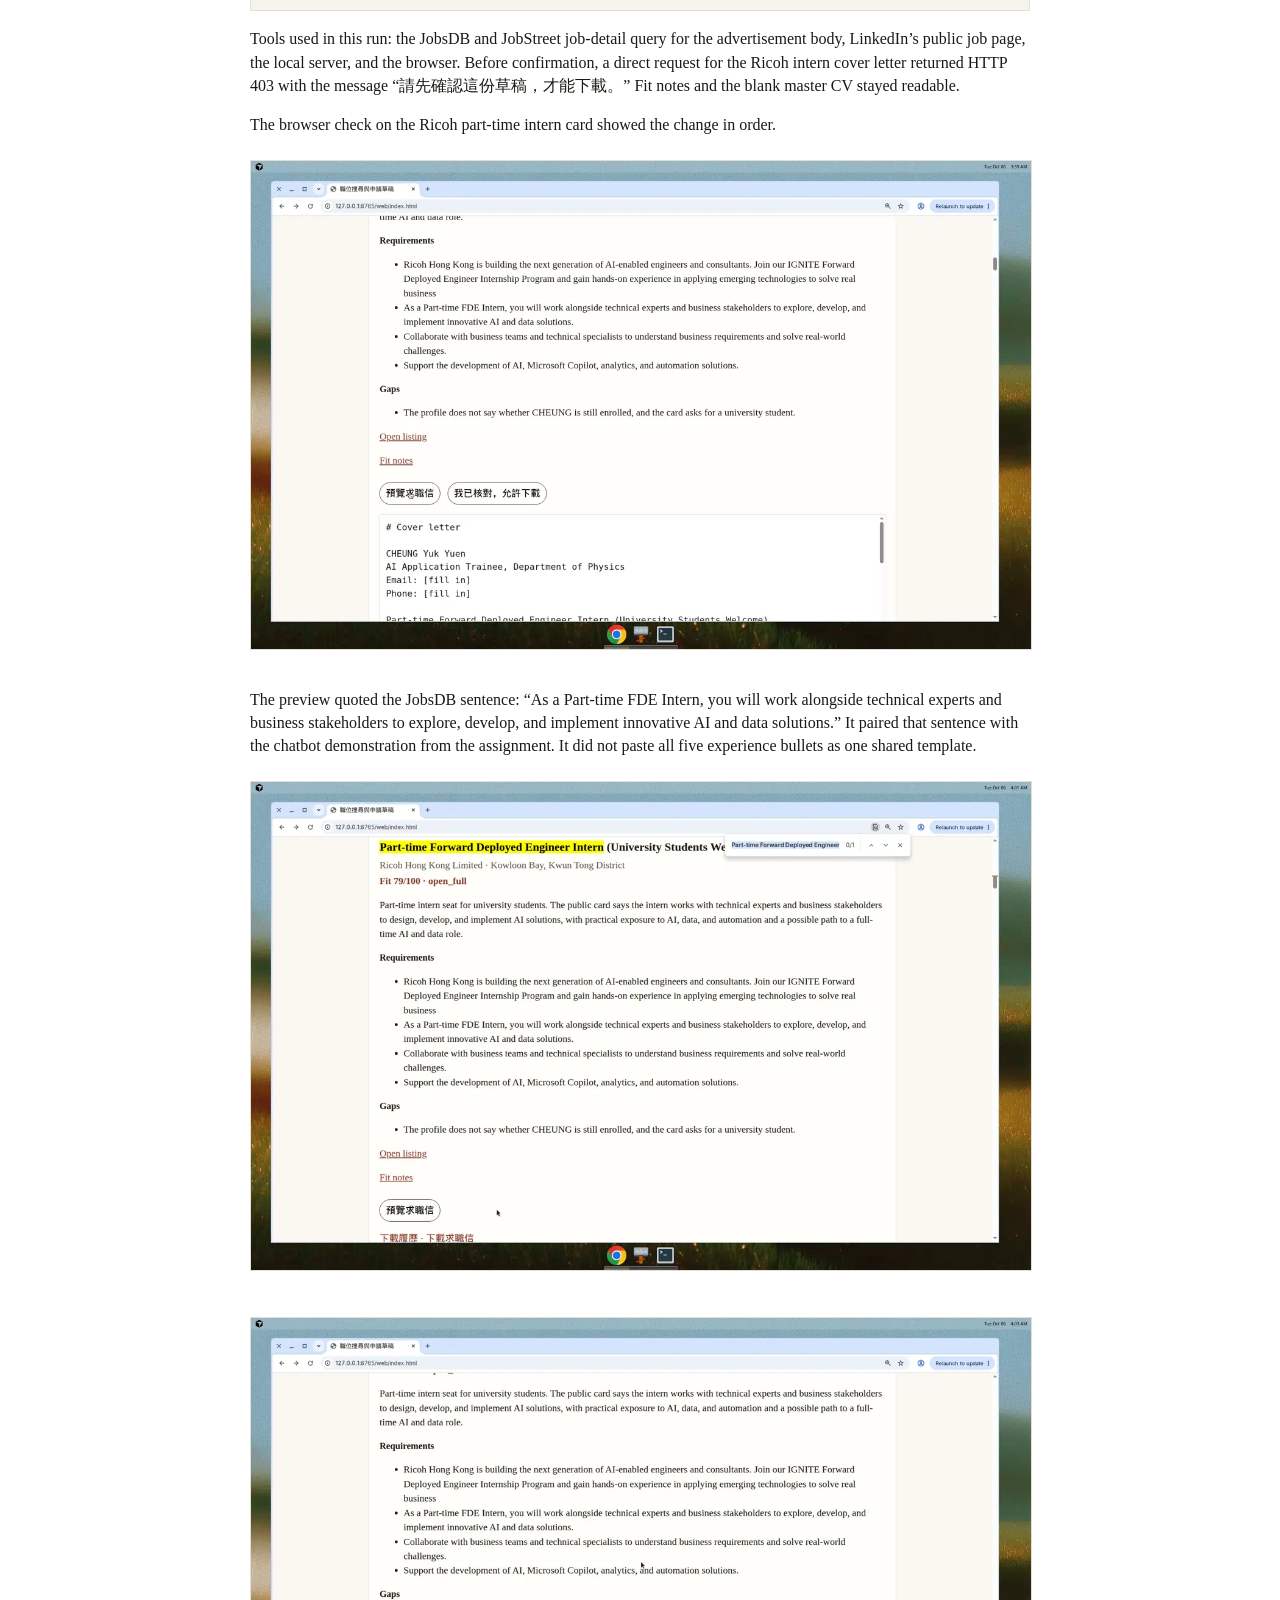
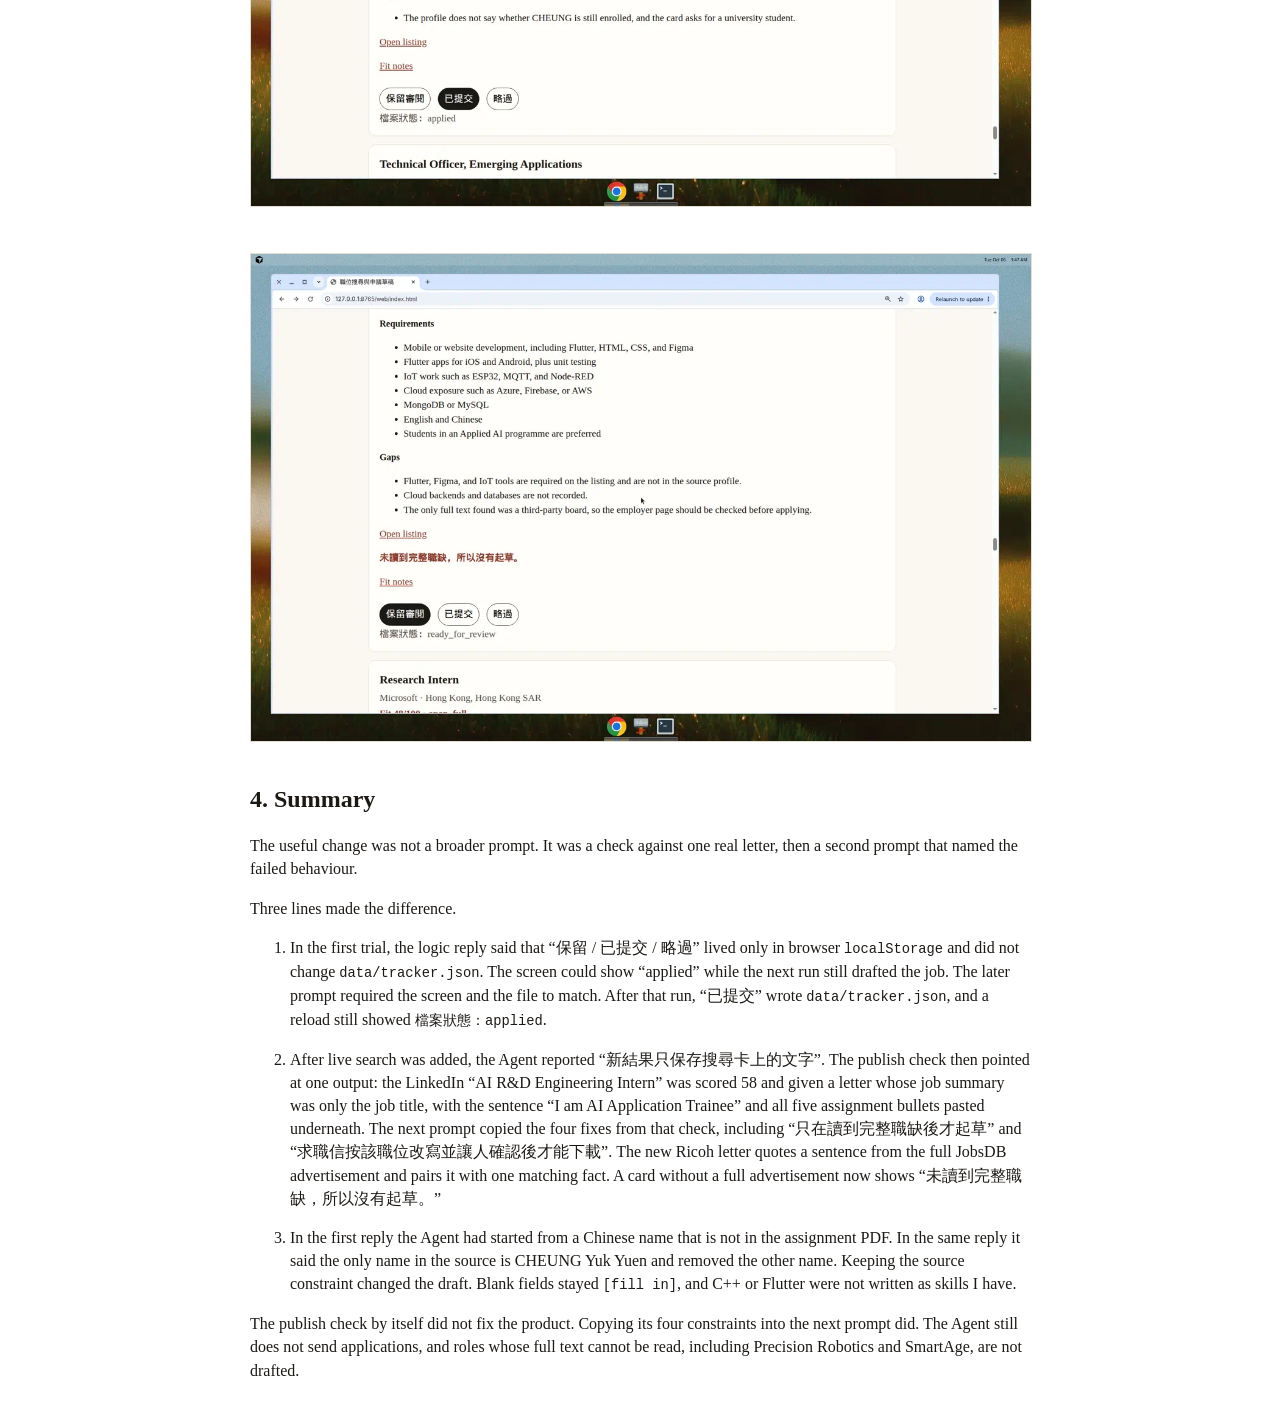
<file: assignment2/Assignment2_Trying_an_Agent.html>
<!DOCTYPE html>
<html lang="en">
<head>
<meta charset="utf-8">
<title>Assignment 2 — Trying an Agent</title>
<style>
  body { font-family: Georgia, "Times New Roman", serif; max-width: 780px; margin: 32px auto; color: #1c1915; line-height: 1.45; }
  h1, h2, h3 { line-height: 1.25; }
  pre, code { font-family: ui-monospace, monospace; font-size: 0.86rem; }
  pre { white-space: pre-wrap; background: #f6f3ee; padding: 12px; border: 1px solid #e4ddd2; }
  img { max-width: 100%; height: auto; border: 1px solid #e4ddd2; margin: 8px 0 16px; }
  @page { margin: 18mm; }
</style>
</head>
<body>
<h1>AI Introduction — Assignment 2</h1>
<h2>Trying an Agent on One Piece of Work</h2>
<p>CHEUNG Yuk Yuen<br />
6 October 2026</p>
<p>This report keeps the prompts and the Agent replies from one Cloud Agent run on the job-search project. The text in the prompt and reply blocks is copied from that run. It is not rewritten from memory. Tutorial 2 notes were not in the project folder, so they are not used here. The Agent did not hand back a separate plan. The record is the prompts, the replies, and the screenshots taken during the runs.</p>
<p>The run is the Cloud Agent session that built this repository. Replies that were written in Chinese are left in Chinese. A short English note sits in front of each one.</p>
<h2>Safety and responsible use</h2>
<p>The task uses public job advertisements and the work facts already written in Assignment 1. It does not use passwords, a student ID number, grades, medical records, or another person’s private information. Contact email, phone, and LinkedIn stay blank because Assignment 1 does not give them.</p>
<p>The Agent was not asked to send, publish, delete, purchase, or change permissions on an employer account. The program does not submit applications. During the browser check, “已提交” was clicked only on the local page. That click wrote <code>data/tracker.json</code>. The mark was then put back to “not submitted”, so the saved project does not claim that an application was sent. Uploaded CV files stay on the machine (<code>data/uploads/</code> and <code>data/master_cv.json</code>) and are not committed.</p>
<h2>1. The work I tried</h2>
<p>From Assignment 1 I took “Searching for jobs and preparing applications”. The finished result I wanted was a local record of public vacancies that drops closed or already submitted roles, scores the rest only against the experience written in the assignment, and drafts a CV and a cover letter for a person to read before anything is sent. I did not want the Agent to apply for me.</p>
<p>The recorded experience is an AI Application Trainee role in a Department of Physics: a robot AI chatbot shown at a College of Science Information Day, tests of AI models and server-tunnelling, Android simulation testing, debugging with Cursor and Claude Code, and technology research. University, degree, and programming languages are not in that source, so the drafts leave those fields as <code>[fill in]</code>.</p>
<h2>2. First trial: prompts and results</h2>
<p>Tools used in this trial: the uploaded Assignment 1 PDF, public job pages, and files in the repository (<code>data/profile.json</code>, <code>data/jobs.json</code>, <code>data/tracker.json</code>, <code>applications/</code>, and <code>web/index.html</code>).</p>
<h3>Prompt</h3>
<pre><code>I would like to do Searching for jobs and
preparing applications listed in the pdf.
</code></pre>
<h3>Agent output</h3>
<p>The reply below is copied unchanged.</p>
<pre><code>我先讀你上傳的 PDF，確認作業要求與要搜尋、準備的職位內容。

作業裡的第四項是「搜尋職位並準備申請」。我先看工作區裡有沒有履歷、技能資料或現成專案，再依那份流程動手。

作業第四項是職位搜尋與申請準備。公開職缺已核對過一輪，接下來會依張煜源的履歷草稿建立追蹤與申請材料，並把已關閉或條件不符的職位排除。

公開職缺裡，香港、且較接近見習或應屆程度的職位會先起草申請；已截止、地點不符或條件差太遠的會分開標出。

履歷來源只有英文姓名 CHEUNG Yuk Yuen。我先前寫入的中文姓名沒有出處，會先拿掉再更新草稿。

搜尋日是 2026-10-06。草稿已放在 PR #1，尚未向任何僱主提交。履歷只採用作業裡寫過的工作：機械人 AI 聊天機械人、模型與伺服器隧道測試、Android 模擬除錯。院校、學位、電郵、電話和程式語言在來源裡是空白，所以保持 [fill in]。

最值得先看的是兩則仍在 JobsDB 公司列表上的 Ricoh 職位，地點都是九龍灣。

- Forward Deployed Engineer Associate - AI &amp; Data（71/100）歡迎應屆畢業生，有培訓。完整廣告當日打不開，投遞前請再讀職缺。信在 applications/ricoh-fde-associate/。
- 兼職 Forward Deployed Engineer 實習（69/100）歡迎在學學生。作業沒有寫明是否仍在學，確認符合後才用 applications/ricoh-fde-intern/。

另外兩份草稿先不要寄出。SmartAge（沙田，54/100）要求 Flutter 和 IoT，現有履歷沒有。Precision Robotics 的機械人測試工作很接近，但聚合頁要求 C++，而且沒有刊登日期。

已排除、避免重複申請的有：生產力促進局 Technical Officer（頁面寫已額滿）、Macroview AI Automation（廣告已過期）、PharmCare 聊天機械人實習（已停止接受申請，而且該則指向香港大學計劃）。DBS 2027 的 AI 管理培訓生在新加坡，並要求 Python，所以只留下不匹配說明。

打開 web/index.html 可以篩選「建議起草 / 先不要投 / 已排除」，並在瀏覽器裡標記已提交。主履歷在 applications/master/cv.md。
</code></pre>
<p>The page from this trial let me filter drafts, holds, and excluded jobs, and it showed a warning on the robotics card. The “Mark submitted” control changed the label on screen.</p>
<p><img alt="Browser mark shown as applied" src="figures/tracker_mark_submitted.webp" /></p>
<p><img alt="Robotics card tells the reader not to send the draft" src="figures/tracker_robotics_gap_warning.webp" /></p>
<p>I then asked the Agent to state the decision chain, so the first result could be checked against the code rather than against the summary alone.</p>
<h3>Prompt</h3>
<pre><code>Give the logic this project.
</code></pre>
<h3>Agent output</h3>
<p>The reply below is copied unchanged.</p>
<pre><code>我先對照目前的搜尋、評分和起草程式，再按實際執行順序說明這份專案的邏輯。

[MODE: RESEARCH]

這份專案把作業第四項做成一條固定決策鏈：先收職位，再丟掉不能投的，然後只按作業裡寫過的經歷計分，最後只為仍值得人工看的職位起草履歷和求職信。程式不會替你遞交申請。

輸入有三份。data/profile.json 只放作業寫過的事實：物理系 AI Application Trainee、機械人聊天機械人、模型與伺服器隧道測試、Android 模擬除錯。院校、學位、電郵、電話和程式語言是空的。data/jobs.json 是 2026-10-06 讀到的公開職缺，每則自帶要求、吻合點、缺口，以及一個人工核過的 prepareApplication。data/tracker.json 記錄這則有沒有提交。

src/career_agent.py 的 run() 依這個順序處理。

第一步，搜尋條件已經寫死在職缺檔：香港、AI 應用、機械人軟件、見習或實習。程式不自己上網，它讀的是當日已核對並存檔的結果。

第二步，classify() 先做排除。listingStatus 是 closed 或 expired，或者追蹤檔的 applied 是 true，該職位進入「已排除」，分數直接記 0，不起草履歷。這是為了避免對已額滿、已過期或已經投過的職位再寫一份信。

第三步，其餘職位用 score_job() 計分。公式是 baseScore + evidence 加分 + gaps 減分，結果限制在 0 到 100。加分只對應作業裡有的工作，例如聊天機械人對上「實作 AI 方案」。減分對應職缺點名、但履歷來源沒有的條件，例如 C++、Flutter、新加坡工作地點，或當日只看到職位卡、沒看到全文。

第四步，分類不單看分數。prepareApplication 為真，才進入「建議起草」，並依分數由高到低排列，寫出該職位的履歷、求職信和評分說明。為假的開放職位進入「先不要投」，只寫評分說明。目前起草的是 Ricoh Associate 71、Ricoh 實習 69、SmartAge 54、Precision Robotics 39。39 分仍有草稿，是因為機械人測試很接近，但頁面上會寫明現在不要提交。

履歷邏輯在 render_cv()。同一組經歷會按該職位的 cvOrder 重排：Ricoh 把聊天機械人放前面，SmartAge 和 Precision Robotics 把 Android 測試放前面。摘要用該職位的 summaryAngle。空的聯絡欄印成 [fill in]。求職信只拼接該職位已寫好的段落，不會另外編造技能。

網頁 web/index.html 是這三堆結果的閱讀介面。畫面上的「保留 / 已提交 / 略過」只存在瀏覽器 localStorage，不會改檔案，也不會送出申請。要讓下次執行真正拿掉一則職位，必須把 data/tracker.json 裡該則的 applied 改成 true，再執行 python3 src/career_agent.py。
</code></pre>
<p>That last paragraph is the important result of the first trial. The screen could say “applied”, but the file the next run would read did not change.</p>
<h2>3. A second try</h2>
<p>I changed the task twice after the first trial. The first change asked for live search and a CV upload. The second change was a check, then a more specific prompt that copied the gaps the check had named.</p>
<h3>3.1 Live search, a refetch button, and a master CV box</h3>
<p>The first trial only read a saved job file. This prompt asked the Agent to use job boards, to put a refetch button on the page, and to accept an uploaded master CV.</p>
<h3>Prompt</h3>
<pre><code>I would like to add a function of net searching. In various job platform. And add a button in our interface to refetch the job immediately. And the box to user to upload their master cv.
</code></pre>
<h3>Agent output</h3>
<p>The reply below is copied unchanged.</p>
<pre><code>你要的是三件事：跨平台即時搜尋、頁面上的重新抓取按鈕，以及上傳主履歷。我先看現有介面和資料流，再把搜尋接到可立即重新整理的後端。

JobsDB 的搜尋介面可以即時取回職缺，LinkedIn 公開列表和 Remotive 也可以。我會把這三個來源接上，並在頁面加上重新搜尋和上傳主履歷。

即時搜尋和主履歷上傳已加到追蹤頁。請先執行 python3 src/server.py，再開 http://127.0.0.1:8765/web/index.html。變更在 PR #1。

立即重新搜尋會用關鍵字查四個公開來源：JobsDB（香港）、LinkedIn 公開職缺（香港）、JobStreet（新加坡）、Remotive（遠端）。已核對過的舊職位會留著，已關閉的不會再起草。新結果只保存搜尋卡上的文字，再按見習用語、是否在香港，以及和履歷相同的詞計分。用「AI intern」試過一次：四個平台分別取回 15、15、10、4 則，新加入 17 則。

上傳主履歷接受 PDF、DOCX、TXT 或 Markdown。原文會抄進草稿，並標出和該職位用詞重疊的句子。PDF 需先執行 pip install -r requirements.txt。檔案只留在本機，不會自動寄出。
</code></pre>
<p>Tools used: the JobsDB search API, the JobStreet search API, LinkedIn’s public guest listing, Remotive’s public JSON board, and a local page at <code>http://127.0.0.1:8765/web/index.html</code>. One keyword, “AI intern”, returned 15 JobsDB cards, 15 JobStreet cards, 10 LinkedIn cards, and 4 Remotive cards, with 17 new rows kept.</p>
<p><img alt="Search panel after refetch, with the CV upload box" src="figures/search_panel_after_refetch.webp" /></p>
<p><img alt="A live Hong Kong card marked open_live" src="figures/live_job_card.webp" /></p>
<p>The Agent’s own sentence, “新結果只保存搜尋卡上的文字”, says what this run still did not do. It fetched cards. It did not read the full advertisement before writing a letter.</p>
<h3>3.2 A check, then a more specific prompt</h3>
<p>I asked for a publish check before changing the prompt again. The check did not add a feature. It named a real letter that had gone wrong.</p>
<h3>Prompt</h3>
<pre><code>Evaluate the product whether it's really to published? analysis it
</code></pre>
<h3>Agent output</h3>
<p>The reply below is copied unchanged.</p>
<pre><code>我先對照搜尋、評分和履歷草稿的實際行為，再判斷這份產品能不能對外發布。

[MODE: REVIEW]

還不適合對外發布。它已經可以給一個人在自己電腦上試用，但現在的搜尋結果和求職信還不能交給不認識這套限制的人去投遞。

一次實測可以說明差距。關鍵字「AI intern」從 JobsDB、LinkedIn、JobStreet、Remotive 取回了職缺，頁面也能重新搜尋和上傳履歷。同一輪裡，LinkedIn 的「AI R&amp;D Engineering Intern」被打成 58 分並寫出求職信。那封信的職缺摘要只是把職稱再抄一次，因為搜尋卡沒有職務內容。信裡還寫著 “I am AI Application Trainee”，聯絡欄是 [fill in]，並提醒寄出前要自己打開全文。這種草稿適合自己核對，不適合當成可寄出的申請。

對外發布前，這幾件事會直接影響使用者：

- 搜尋只看到卡片。JobsDB 和 LinkedIn 的即時結果沒有完整職缺。分數 52 分以上就會起草。見習、香港、標題裡有 AI，就足以進「建議起草」，即使卡片沒有要求、薪金或申請資格。
- 求職信是同一段模板。即時職缺的信把作業裡五句經歷接在一起，沒有按該職位的基礎設施、模型路由或研究工作改寫。上傳的履歷只會被整段抄上，並標出重複用詞，不會變成針對該職位的版本。
- 平台不穩，也不保證能長期用。LinkedIn 依賴公開列表的網頁結構，版面一改就會解析失敗。這類抓取也不適合做成公開服務。伺服器只聽 127.0.0.1:8765，沒有登入、沒有多人資料隔離，履歷會寫進本機檔案。
- 畫面上的「已提交」不會寫回檔案。瀏覽器裡的標記只存在這台電腦。下次按重新搜尋，程式仍用 data/tracker.json。使用者會以為已經排除的職位又出現。
- 個人資料已經在草稿裡。姓名、物理系見習經歷和職缺連結都在儲存庫中。公開發布等於把這份求職資料一併公開。

作為作業示範或本人的求職草稿工具，它是可用的：會搜尋、會排除已關閉職位、會標出 C++ 這類履歷裡沒有的條件，也不會自動寄信。要變成別人可以信賴的產品，至少要先做到四件事：只在讀到完整職缺後才起草、求職信按該職位改寫並讓人確認後才能下載、瀏覽器狀態和檔案狀態一致、以及把個人履歷留在使用者自己的機器上，而不是放進公開儲存庫。
</code></pre>
<p>The next prompt repeats those four constraints instead of asking for a general improvement.</p>
<h3>Prompt</h3>
<pre><code>Help me solve the 搜尋只看到卡片, 求職信是同一段模板, 畫面上的「已提交」不會寫回檔案 只在讀到完整職缺後才起草、求職信按該職位改寫並讓人確認後才能下載、瀏覽器狀態和檔案狀態一致、以及把個人履歷留在使用者自己的機器上
</code></pre>
<h3>Agent output</h3>
<p>The reply below is copied unchanged. Short progress lines from the same turn are kept because they are part of what the Agent sent back.</p>
<pre><code>這三個問題會一起改：先讀到完整職缺才起草、求職信按該職位改寫且確認後才能下載，以及把畫面上的狀態寫回檔案。個人履歷只留在本機。

先把尚未接上的起草條件、求職信改寫，以及狀態寫回檔案這幾段接完。

搜尋卡和模板信還留在資料裡。接著會改成讀到全文才起草，並把畫面上的標記寫回檔案。

頁面仍把「已提交」存在瀏覽器，伺服器也還未讀職缺正文。我會把這兩段接上檔案。

評分仍按「沒讀到正文」計算。接下來會讀 JobsDB 與 LinkedIn 的職缺全文，再重算。

搜尋現在會先讀職缺正文，求職信按該職位改寫，畫面上的標記會寫回 data/tracker.json。確認之後才能下載，上傳的履歷留在你自己的機器上。

請先執行 python3 src/server.py，再開 http://127.0.0.1:8765/web/index.html。

- 讀不到完整職缺就不會起草。JobsDB、JobStreet 會取職位正文，LinkedIn 會取公開職缺頁，Remotive 用搜尋結果裡的完整說明。正文不夠的卡片留在「先不要投」，並顯示「未讀到完整職缺，所以沒有起草。」
- 求職信會引用該則廣告的句子，只接上履歷裡對得上的經歷。職缺點名而履歷沒有的技能會寫明沒有這項經歷。
- 「保留審閱」「已提交」「略過」寫入 data/tracker.json。重新載入後，畫面和檔案一致。已提交或略過的職位會離開起草清單。
- 先按「預覽求職信」，再按「我已核對，允許下載」，下載連結才出現。未確認時，伺服器不會送出該職位的履歷或求職信。
- 主履歷存在本機 data/uploads/ 和 data/master_cv.json，不會寫進 data/profile.json。生成的 applications/ 也不會進版本庫。

瀏覽器裡用 Ricoh 兼職實習職缺走過一遍：確認前沒有下載連結，預覽引用 JobsDB 原文「As a Part-time FDE Intern…」，確認後才出現下載；按「已提交」再重新載入，狀態仍是 檔案狀態：applied。這次測試標記已從 tracker 還原，沒有當成真正投遞。

變更在 https://github.com/CHEUNG1206/jobs_AI/pull/1 。Precision Robotics 和 SmartAge 的來源不是 JobsDB 或 JobStreet 正文，所以仍然不會起草。
</code></pre>
<p>Tools used in this run: the JobsDB and JobStreet job-detail query for the advertisement body, LinkedIn’s public job page, the local server, and the browser. Before confirmation, a direct request for the Ricoh intern cover letter returned HTTP 403 with the message “請先確認這份草稿，才能下載。” Fit notes and the blank master CV stayed readable.</p>
<p>The browser check on the Ricoh part-time intern card showed the change in order.</p>
<p><img alt="Preview is available, and the download is still locked" src="figures/preview-before-download.webp" /></p>
<p>The preview quoted the JobsDB sentence: “As a Part-time FDE Intern, you will work alongside technical experts and business stakeholders to explore, develop, and implement innovative AI and data solutions.” It paired that sentence with the chatbot demonstration from the assignment. It did not paste all five experience bullets as one shared template.</p>
<p><img alt="Download links appear only after confirmation" src="figures/downloads-after-confirm.webp" /></p>
<p><img alt="After reload, the file status is applied" src="figures/submitted-status-in-file.webp" /></p>
<p><img alt="A card with no full advertisement is not drafted" src="figures/no-draft-without-full-ad.webp" /></p>
<h2>4. Summary</h2>
<p>The useful change was not a broader prompt. It was a check against one real letter, then a second prompt that named the failed behaviour.</p>
<p>Three lines made the difference.</p>
<ol>
<li>
<p>In the first trial, the logic reply said that “保留 / 已提交 / 略過” lived only in browser <code>localStorage</code> and did not change <code>data/tracker.json</code>. The screen could show “applied” while the next run still drafted the job. The later prompt required the screen and the file to match. After that run, “已提交” wrote <code>data/tracker.json</code>, and a reload still showed <code>檔案狀態：applied</code>.</p>
</li>
<li>
<p>After live search was added, the Agent reported “新結果只保存搜尋卡上的文字”. The publish check then pointed at one output: the LinkedIn “AI R&amp;D Engineering Intern” was scored 58 and given a letter whose job summary was only the job title, with the sentence “I am AI Application Trainee” and all five assignment bullets pasted underneath. The next prompt copied the four fixes from that check, including “只在讀到完整職缺後才起草” and “求職信按該職位改寫並讓人確認後才能下載”. The new Ricoh letter quotes a sentence from the full JobsDB advertisement and pairs it with one matching fact. A card without a full advertisement now shows “未讀到完整職缺，所以沒有起草。”</p>
</li>
<li>
<p>In the first reply the Agent had started from a Chinese name that is not in the assignment PDF. In the same reply it said the only name in the source is CHEUNG Yuk Yuen and removed the other name. Keeping the source constraint changed the draft. Blank fields stayed <code>[fill in]</code>, and C++ or Flutter were not written as skills I have.</p>
</li>
</ol>
<p>The publish check by itself did not fix the product. Copying its four constraints into the next prompt did. The Agent still does not send applications, and roles whose full text cannot be read, including Precision Robotics and SmartAge, are not drafted.</p>
</body>
</html>
</file>
<file: outputs/report/styles.css>
:root {
  --ink: #0c1016;
  --paper: #f3eadc;
  --paper-dim: #d9d0c0;
  --muted: #a39886;
  --gold: #c4a36a;
  --gold-ink: #1a1408;
  --line: rgba(243, 234, 220, 0.16);
  --glass: rgba(16, 22, 30, 0.72);
  color-scheme: dark;
}

*,
*::before,
*::after {
  box-sizing: border-box;
}

html {
  background: var(--ink);
}

body {
  margin: 0;
  min-height: 100vh;
  padding: 1.4rem clamp(1rem, 3vw, 2.4rem) 3.2rem;
  color: var(--paper);
  background-color: var(--ink);
  background-image: radial-gradient(ellipse at 78% -8%, rgba(196, 163, 106, 0.1), transparent 42%);
  font-family: Palatino, "Iowan Old Style", Georgia, "Palatino Linotype", serif;
  font-size: 1.05rem;
  line-height: 1.5;
  border-top: 3px solid var(--gold);
}

body.detail-open {
  overflow: hidden;
}

::selection {
  background: rgba(196, 163, 106, 0.35);
  color: var(--paper);
}

.mast,
main,
.colophon,
.noscript {
  position: relative;
  z-index: 1;
  max-width: 72rem;
  margin-left: auto;
  margin-right: auto;
}

.mast {
  position: relative;
}

h1,
h2,
h3,
.name,
.stat-value {
  font-family: Didot, "Bodoni MT", Palatino, "Palatino Linotype", serif;
  font-weight: 500;
}

.kicker {
  margin: 0 0 0.45rem;
  color: var(--gold);
  letter-spacing: 0.22em;
  text-transform: uppercase;
  font-size: 0.72rem;
}

h1 {
  margin: 0;
  max-width: 14em;
  font-size: clamp(2.35rem, 5vw, 4rem);
  line-height: 0.96;
  letter-spacing: -0.02em;
}

.profile {
  margin-top: 1.4rem;
}

.profile h2 {
  margin: 0 0 0.45rem;
  font-size: 1.45rem;
}

.profile ul {
  margin: 0;
  padding: 0;
  list-style: none;
}

.profile li {
  margin: 0.28rem 0;
  padding-left: 0.85rem;
  border-left: 1px solid rgba(196, 163, 106, 0.55);
}

.totals {
  display: grid;
  grid-template-columns: repeat(3, minmax(0, 1fr));
  gap: 0.75rem;
  margin-top: 1.35rem;
}

.stat {
  padding: 0.85rem 1rem 1rem;
  background: rgba(243, 234, 220, 0.045);
  border: 1px solid var(--line);
  backdrop-filter: blur(16px);
  -webkit-backdrop-filter: blur(16px);
}

.stat-label {
  margin: 0;
  color: var(--gold);
  letter-spacing: 0.14em;
  text-transform: uppercase;
  font-size: 0.68rem;
}

.stat-value {
  margin: 0.25rem 0 0;
  color: var(--gold);
  font-size: clamp(2.4rem, 4vw, 3.3rem);
  line-height: 1;
  transform-origin: left center;
}

.stat-denom {
  color: var(--paper-dim);
  font-size: 0.62em;
}

.radar-field {
  position: absolute;
  right: 0;
  top: 0.4rem;
  width: 13rem;
  height: 13rem;
  pointer-events: none;
  z-index: 0;
}

.kicker,
.mast h1,
.profile,
.totals {
  position: relative;
  z-index: 1;
}

@media (min-width: 880px) {
  .kicker,
  .mast h1,
  .profile {
    margin-right: 14rem;
  }
}

.ring {
  position: absolute;
  border: 1px solid rgba(196, 163, 106, 0.28);
  border-radius: 50%;
}

.ring-a { inset: 0; }
.ring-b { inset: 12%; }
.ring-c { inset: 24%; }

.sweep {
  position: absolute;
  inset: 6%;
  border-radius: 50%;
  background: conic-gradient(
    from 0deg,
    transparent 0 76%,
    rgba(196, 163, 106, 0.28) 90%,
    transparent 100%
  );
  -webkit-mask: radial-gradient(circle, transparent 20%, #000 22%);
  mask: radial-gradient(circle, transparent 20%, #000 22%);
  animation: sweep 18s linear infinite;
}

@keyframes sweep {
  to { transform: rotate(360deg); }
}

.controls {
  display: grid;
  gap: 1rem;
  margin: 1.7rem 0 1rem;
}

.search-row label,
.filter-label {
  display: block;
  margin: 0 0 0.4rem;
  color: var(--gold);
  letter-spacing: 0.16em;
  text-transform: uppercase;
  font-size: 0.68rem;
}

.search-row input {
  width: 100%;
  padding: 0.75rem 0.85rem;
  color: var(--paper);
  background: rgba(243, 234, 220, 0.04);
  border: 1px solid var(--line);
  border-radius: 0;
  font: inherit;
}

.search-row input::placeholder {
  color: var(--muted);
}

.filters {
  display: flex;
  flex-wrap: wrap;
  gap: 0.4rem;
}

.filter {
  padding: 0.42rem 0.62rem;
  color: var(--paper-dim);
  background: transparent;
  border: 1px solid rgba(243, 234, 220, 0.22);
  border-radius: 0;
  letter-spacing: 0.08em;
  text-transform: uppercase;
  font: inherit;
  font-size: 0.68rem;
  cursor: pointer;
}

.filter:hover {
  border-color: rgba(196, 163, 106, 0.7);
  color: var(--paper);
}

.filter[aria-pressed="true"] {
  color: var(--gold-ink);
  background: var(--gold);
  border-color: var(--gold);
}

.filter-note,
.shown {
  margin: 0.45rem 0 0;
  color: var(--muted);
}

.empty {
  margin: 1.4rem 0;
  font-size: 1.15rem;
}

.empty[hidden],
.detail[hidden],
.scrim[hidden] {
  display: none !important;
}

.board {
  display: grid;
  grid-template-columns: repeat(auto-fill, minmax(17.5rem, 1fr));
  gap: 0.9rem;
}

.card {
  display: flex;
  min-width: 0;
}

.card.enter {
  animation: card-enter 0.65s cubic-bezier(0.16, 0.84, 0.32, 1) both;
  animation-delay: calc(var(--i) * 40ms);
}

@keyframes card-enter {
  from {
    opacity: 0;
    transform: translateY(16px);
  }
  to {
    opacity: 1;
    transform: translateY(0);
  }
}

.card-button {
  position: relative;
  display: flex;
  flex: 1;
  flex-direction: column;
  align-items: flex-start;
  gap: 0.28rem;
  width: 100%;
  min-height: 100%;
  padding: 1.1rem 1.05rem 1.15rem;
  color: var(--paper);
  text-align: left;
  background-color: var(--glass);
  background-image: linear-gradient(180deg, rgba(243, 234, 220, 0.07), rgba(243, 234, 220, 0.02));
  border: 1px solid var(--line);
  border-radius: 0;
  backdrop-filter: blur(14px);
  -webkit-backdrop-filter: blur(14px);
  box-shadow: inset 0 1px 0 rgba(243, 234, 220, 0.06);
  font: inherit;
  cursor: pointer;
  transition: border-color 0.2s ease;
}

.card-button:hover,
.card:focus-within .card-button {
  border-color: rgba(196, 163, 106, 0.75);
}

.tag {
  letter-spacing: 0.12em;
  text-transform: uppercase;
  font-size: 0.66rem;
  padding: 0.12rem 0.38rem;
}

.card[data-tag="strong"] .card-button {
  border-color: rgba(196, 163, 106, 0.55);
  box-shadow: inset 3px 0 0 var(--gold);
}

.card[data-tag="strong"] .tag {
  color: var(--gold-ink);
  background: var(--gold);
}

.card[data-tag="possible"] .tag {
  color: var(--gold);
  border: 1px solid rgba(196, 163, 106, 0.65);
}

.card[data-tag="weak"] .card-button {
  border-style: dashed;
  border-color: rgba(243, 234, 220, 0.38);
  background-color: rgba(10, 13, 18, 0.78);
  background-image: repeating-linear-gradient(
    -45deg,
    rgba(243, 234, 220, 0.035),
    rgba(243, 234, 220, 0.035) 8px,
    transparent 8px,
    transparent 16px
  );
  padding-right: 6.6rem;
}

.card[data-tag="weak"] .tag {
  color: var(--paper-dim);
  border: 1px dashed rgba(243, 234, 220, 0.45);
}

.card[data-tag="out_of_scope"] .card-button {
  border-style: double;
  border-width: 4px;
  border-color: rgba(243, 234, 220, 0.28);
  background-color: rgba(8, 10, 14, 0.84);
  background-image: none;
  padding-right: 7.4rem;
}

.card[data-tag="out_of_scope"] .tag,
.card[data-tag="out_of_scope"] .name,
.card[data-tag="weak"] .name {
  color: var(--paper-dim);
}

.card[data-tag="out_of_scope"] .tag {
  border: 1px solid rgba(243, 234, 220, 0.35);
}

.stamp {
  position: absolute;
  top: 0.85rem;
  right: 0.75rem;
  padding: 0.18rem 0.32rem;
  border: 1px solid var(--gold);
  color: var(--gold);
  letter-spacing: 0.14em;
  text-transform: uppercase;
  font-size: 0.6rem;
  transform: rotate(-8deg);
}

.card[data-tag="out_of_scope"] .stamp {
  color: var(--paper-dim);
  border-color: rgba(243, 234, 220, 0.55);
}

.uni {
  color: var(--gold);
  letter-spacing: 0.16em;
  text-transform: uppercase;
  font-size: 0.72rem;
}

.name {
  font-size: 1.35rem;
  line-height: 1.15;
}

.type {
  color: var(--paper-dim);
  font-size: 0.95rem;
}

.line {
  display: flex;
  flex-direction: column;
  gap: 0.08rem;
  margin-top: 0.28rem;
}

.line-label {
  color: var(--muted);
  letter-spacing: 0.12em;
  text-transform: uppercase;
  font-size: 0.62rem;
}

.line-value,
.facts dd,
.source-url,
.detail-rationale,
#detail-rationale {
  overflow-wrap: anywhere;
}

.unknown {
  font-style: italic;
}

.scrim {
  position: fixed;
  inset: 0;
  z-index: 20;
  background: rgba(6, 8, 12, 0.62);
}

.detail {
  position: fixed;
  top: 0;
  right: 0;
  z-index: 30;
  display: flex;
  flex-direction: column;
  gap: 0.85rem;
  width: min(34rem, 100%);
  height: 100%;
  overflow: auto;
  padding: 1.3rem 1.25rem 2.5rem;
  background: rgba(12, 16, 22, 0.86);
  border-left: 1px solid rgba(196, 163, 106, 0.45);
  backdrop-filter: blur(18px);
  -webkit-backdrop-filter: blur(18px);
}

.detail-bar {
  display: flex;
  justify-content: space-between;
  gap: 1rem;
  align-items: center;
}

.detail-kicker,
.detail-type {
  margin: 0;
  color: var(--gold);
  letter-spacing: 0.12em;
  text-transform: uppercase;
  font-size: 0.75rem;
}

.detail-type {
  letter-spacing: 0.04em;
  text-transform: none;
  color: var(--paper-dim);
  font-size: 1rem;
}

#detail-title {
  margin: 0;
  font-size: clamp(1.7rem, 3vw, 2.3rem);
  line-height: 1.05;
}

#detail-close,
.filter,
.card-button {
  font-family: Palatino, "Iowan Old Style", Georgia, "Palatino Linotype", serif;
}

#detail-close {
  padding: 0.35rem 0.55rem;
  color: var(--gold-ink);
  background: var(--gold);
  border: 1px solid var(--gold);
  cursor: pointer;
}

.detail h3 {
  margin: 0 0 0.35rem;
  font-size: 1.2rem;
}

.detail ul {
  margin: 0;
  padding-left: 1.15rem;
}

.detail li + li {
  margin-top: 0.35rem;
}

.facts {
  display: grid;
  grid-template-columns: 8.2rem minmax(0, 1fr);
  gap: 0.55rem 0.75rem;
  margin: 0;
}

.facts dt {
  margin: 0;
  padding-top: 0.15rem;
  color: var(--gold);
  letter-spacing: 0.08em;
  text-transform: uppercase;
  font-size: 0.68rem;
}

.facts dd,
#detail-rationale {
  margin: 0;
}

.detail a {
  color: var(--gold);
}

.source-url {
  margin: 0.35rem 0 0;
  color: var(--paper-dim);
  font-size: 0.92rem;
}

.colophon {
  margin-top: 3rem;
  padding-top: 1.2rem;
  border-top: 1px solid rgba(196, 163, 106, 0.45);
}

.colophon h2 {
  margin: 0 0 0.55rem;
  font-size: 1.85rem;
}

.colophon p {
  max-width: 46rem;
  color: var(--paper-dim);
}

.noscript {
  margin-top: 1rem;
}

button:focus-visible,
input:focus-visible,
a:focus-visible {
  outline: 1px solid var(--gold);
  outline-offset: 3px;
}

@keyframes filter-pulse {
  0% { box-shadow: 0 0 0 0 rgba(196, 163, 106, 0.7); }
  100% { box-shadow: 0 0 0 14px rgba(196, 163, 106, 0); }
}

.filter.is-pulsing {
  animation: filter-pulse 0.65s ease-out;
}

@keyframes stat-pulse {
  0% {
    transform: scale(1);
    text-shadow: none;
  }
  40% {
    transform: scale(1.08);
    text-shadow: 0 0 16px rgba(196, 163, 106, 0.9);
  }
  100% {
    transform: scale(1);
    text-shadow: none;
  }
}

#stat-strong.is-pulsing .stat-value {
  animation: stat-pulse 0.7s ease;
}

@media (max-width: 879px) {
  .radar-field {
    display: none;
  }
}

@media (max-width: 800px) {
  .totals {
    grid-template-columns: 1fr;
  }
}

@media (max-width: 640px) {
  .facts {
    grid-template-columns: 1fr;
    gap: 0.15rem;
  }

  .facts dt {
    padding-top: 0.45rem;
  }

  .detail {
    width: 100%;
    border-left: 0;
  }
}

@media (prefers-reduced-motion: reduce) {
  .card.enter,
  .filter.is-pulsing,
  #stat-strong.is-pulsing .stat-value,
  .sweep {
    animation: none !important;
  }
}
</file>
